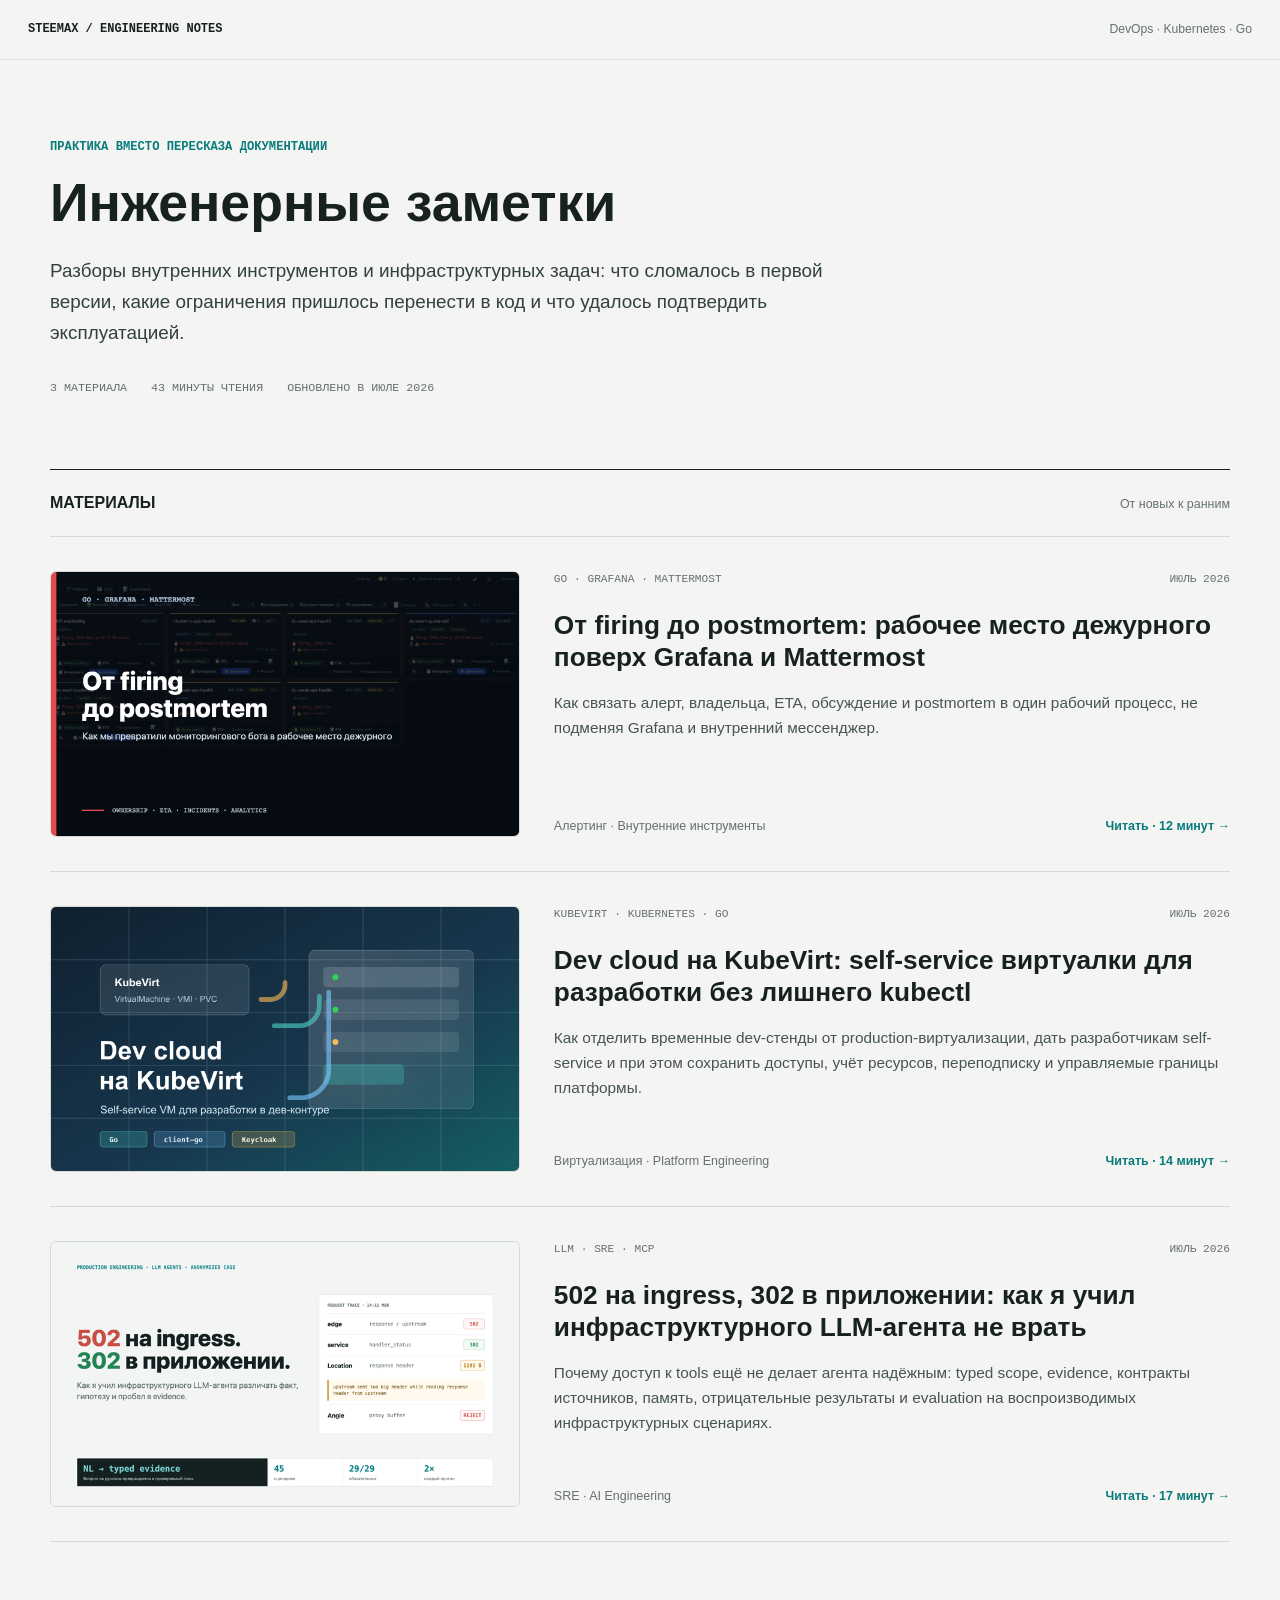
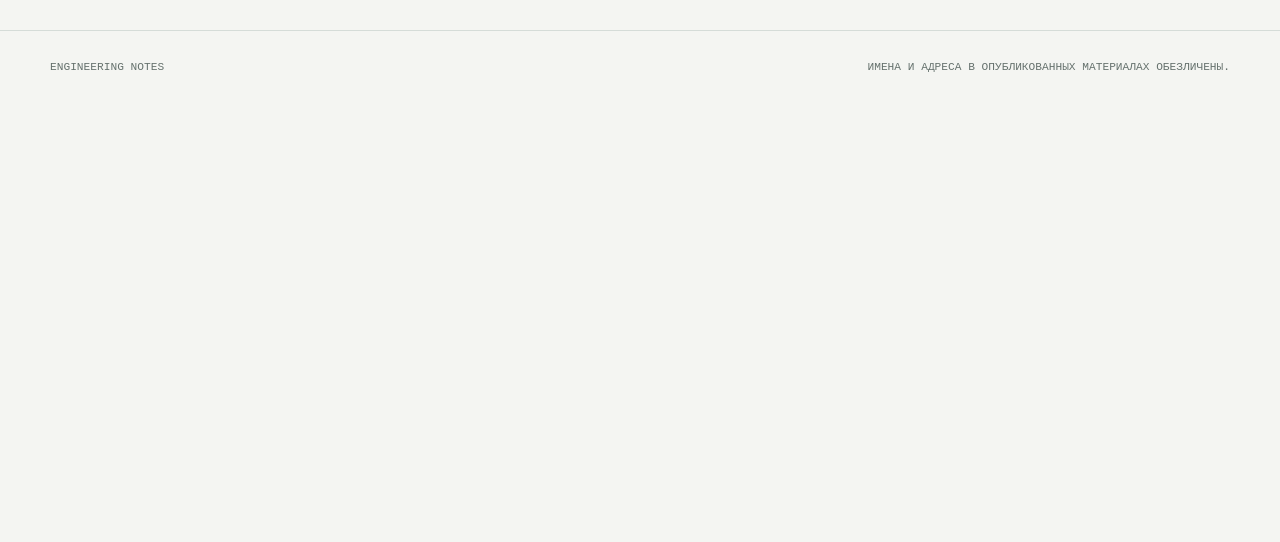
<file: index.html>
<!doctype html>
<html lang="ru">
<head>
  <meta charset="utf-8">
  <meta name="viewport" content="width=device-width, initial-scale=1">
  <title>Engineering Notes</title>
  <meta http-equiv="refresh" content="0; url=docs/">
  <link rel="canonical" href="https://steemax.github.io/pages/">
</head>
<body>
  <p><a href="docs/">Открыть Engineering Notes</a></p>
</body>
</html>
</file>
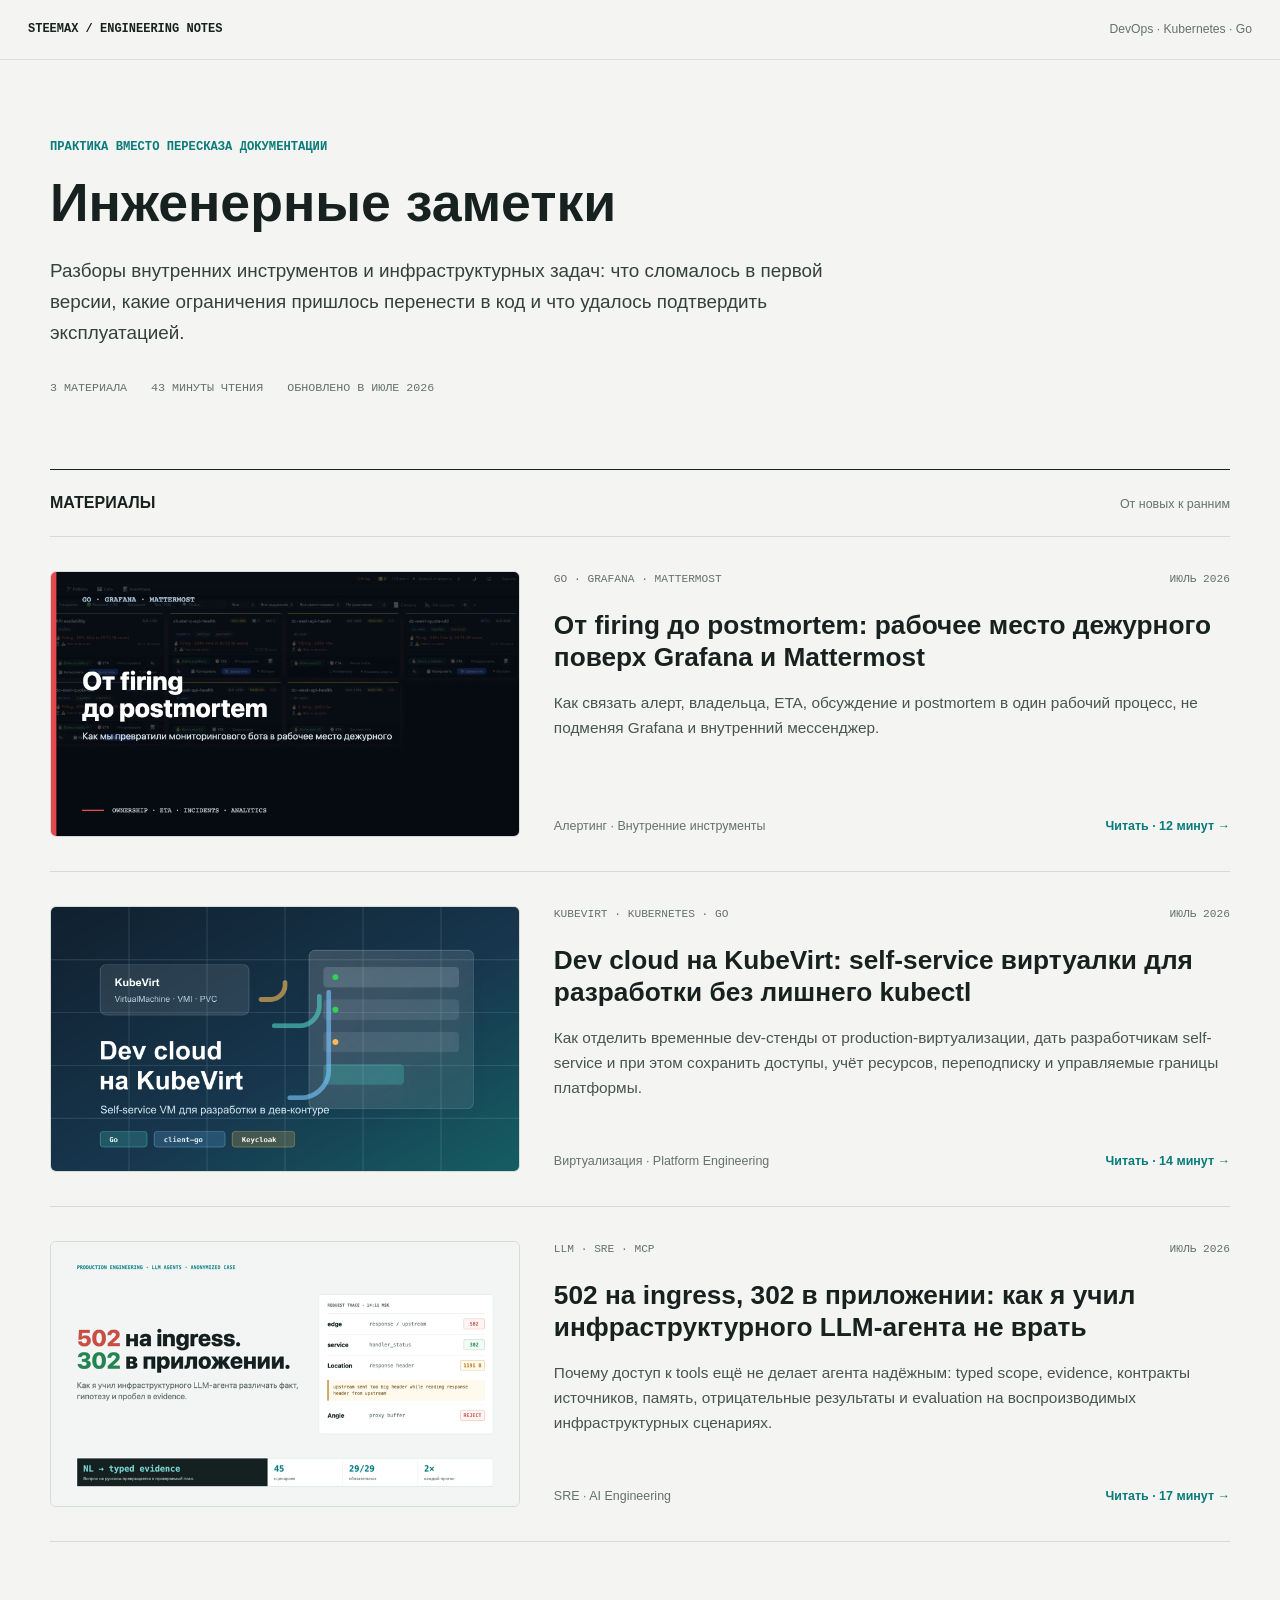
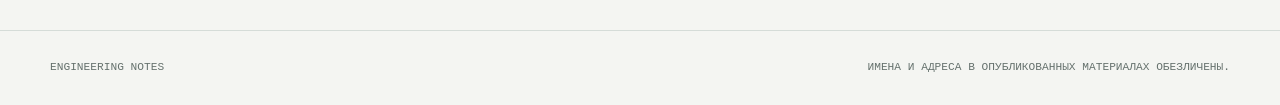
<file: docs/index.html>
<!doctype html>
<html lang="ru">
<head>
  <meta charset="utf-8">
  <meta name="viewport" content="width=device-width, initial-scale=1">
  <title>Engineering Notes — инфраструктура, Kubernetes и внутренние инструменты</title>
  <meta name="description" content="Практические инженерные разборы: operational dashboard для алертов, инфраструктурный LLM-агент и внутренний dev cloud на KubeVirt.">
  <meta name="robots" content="index,follow">
  <meta name="theme-color" content="#f4f5f2">
  <meta property="og:type" content="website">
  <meta property="og:locale" content="ru_RU">
  <meta property="og:title" content="Engineering Notes">
  <meta property="og:description" content="Практические разборы инфраструктуры, Kubernetes и внутренних инженерных инструментов.">
  <meta property="og:image" content="https://steemax.github.io/pages/articles/ops-dashboard/assets/article-cover-review.png">
  <meta name="twitter:card" content="summary_large_image">
  <link rel="canonical" href="https://steemax.github.io/pages/">
  <link rel="icon" href="data:image/svg+xml,<svg xmlns=%22http://www.w3.org/2000/svg%22 viewBox=%220 0 64 64%22><rect width=%2264%22 height=%2264%22 rx=%228%22 fill=%22%23172220%22/><text x=%2232%22 y=%2241%22 text-anchor=%22middle%22 font-family=%22monospace%22 font-size=%2222%22 fill=%22%23f4f5f2%22>EN</text></svg>">
  <link rel="stylesheet" href="styles.css">
</head>
<body>
  <header class="site-header">
    <a class="site-brand" href="./" aria-label="На главную">STEEMAX / ENGINEERING NOTES</a>
    <span class="site-scope">DevOps · Kubernetes · Go</span>
  </header>

  <main>
    <section class="intro" aria-labelledby="page-title">
      <p class="eyebrow">Практика вместо пересказа документации</p>
      <h1 id="page-title">Инженерные заметки</h1>
      <p class="lead">Разборы внутренних инструментов и инфраструктурных задач: что сломалось в первой версии, какие ограничения пришлось перенести в код и что удалось подтвердить эксплуатацией.</p>
      <div class="collection-meta" aria-label="О коллекции">
        <span>3 материала</span>
        <span>43 минуты чтения</span>
        <span>Обновлено в июле 2026</span>
      </div>
    </section>

    <section class="articles" aria-labelledby="articles-title">
      <div class="section-heading">
        <h2 id="articles-title">Материалы</h2>
        <p>От новых к ранним</p>
      </div>

      <div class="article-list">
        <a class="article-row" href="articles/ops-dashboard/">
          <figure class="article-cover">
            <img src="articles/ops-dashboard/assets/article-cover-review.png" alt="Обложка статьи про operational dashboard для дежурной смены" width="780" height="440">
          </figure>
          <div class="article-content">
            <div class="article-meta">
              <span>Go · Grafana · Mattermost</span>
              <time datetime="2026-07">Июль 2026</time>
            </div>
            <h3>От firing до postmortem: рабочее место дежурного поверх Grafana и Mattermost</h3>
            <p>Как связать алерт, владельца, ETA, обсуждение и postmortem в один рабочий процесс, не подменяя Grafana и внутренний мессенджер.</p>
            <div class="article-footer">
              <span class="article-kind">Алертинг · Внутренние инструменты</span>
              <span class="read-link">Читать · 12 минут <span aria-hidden="true">→</span></span>
            </div>
          </div>
        </a>

        <a class="article-row" href="articles/kubevirt-dev-cloud/">
          <figure class="article-cover">
            <img src="articles/kubevirt-dev-cloud/assets/article-cover-habr.png" alt="Обложка статьи про dev cloud на KubeVirt" width="780" height="440">
          </figure>
          <div class="article-content">
            <div class="article-meta">
              <span>KubeVirt · Kubernetes · Go</span>
              <time datetime="2026-07">Июль 2026</time>
            </div>
            <h3>Dev cloud на KubeVirt: self-service виртуалки для разработки без лишнего kubectl</h3>
            <p>Как отделить временные dev-стенды от production-виртуализации, дать разработчикам self-service и при этом сохранить доступы, учёт ресурсов, переподписку и управляемые границы платформы.</p>
            <div class="article-footer">
              <span class="article-kind">Виртуализация · Platform Engineering</span>
              <span class="read-link">Читать · 14 минут <span aria-hidden="true">→</span></span>
            </div>
          </div>
        </a>

        <a class="article-row" href="articles/infra-agent/">
          <figure class="article-cover">
            <img src="articles/infra-agent/assets/article-cover-habr.png" alt="Обложка статьи про инфраструктурного LLM-агента" width="780" height="440">
          </figure>
          <div class="article-content">
            <div class="article-meta">
              <span>LLM · SRE · MCP</span>
              <time datetime="2026-07">Июль 2026</time>
            </div>
            <h3>502 на ingress, 302 в приложении: как я учил инфраструктурного LLM-агента не врать</h3>
            <p>Почему доступ к tools ещё не делает агента надёжным: typed scope, evidence, контракты источников, память, отрицательные результаты и evaluation на воспроизводимых инфраструктурных сценариях.</p>
            <div class="article-footer">
              <span class="article-kind">SRE · AI Engineering</span>
              <span class="read-link">Читать · 17 минут <span aria-hidden="true">→</span></span>
            </div>
          </div>
        </a>
      </div>
    </section>
  </main>

  <footer class="site-footer">
    <span>ENGINEERING NOTES</span>
    <span>Имена и адреса в опубликованных материалах обезличены.</span>
  </footer>
</body>
</html>
</file>
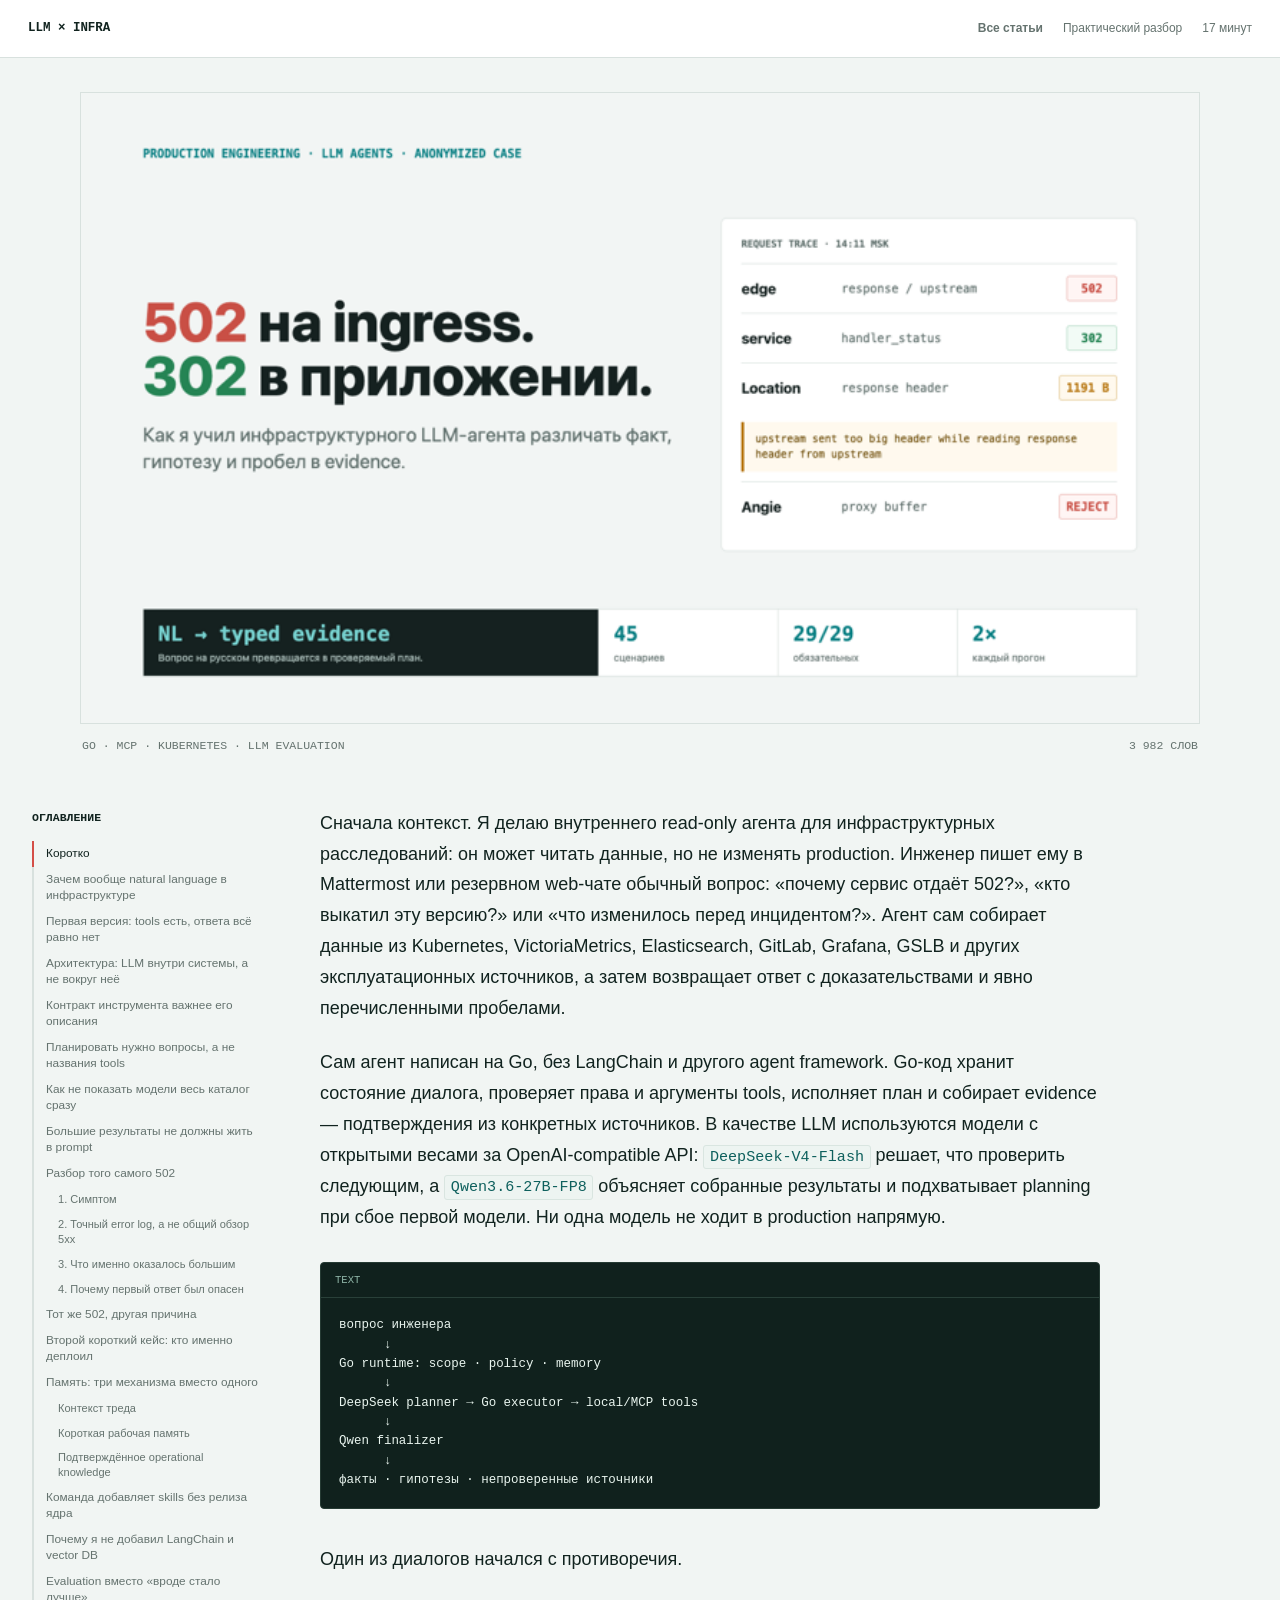
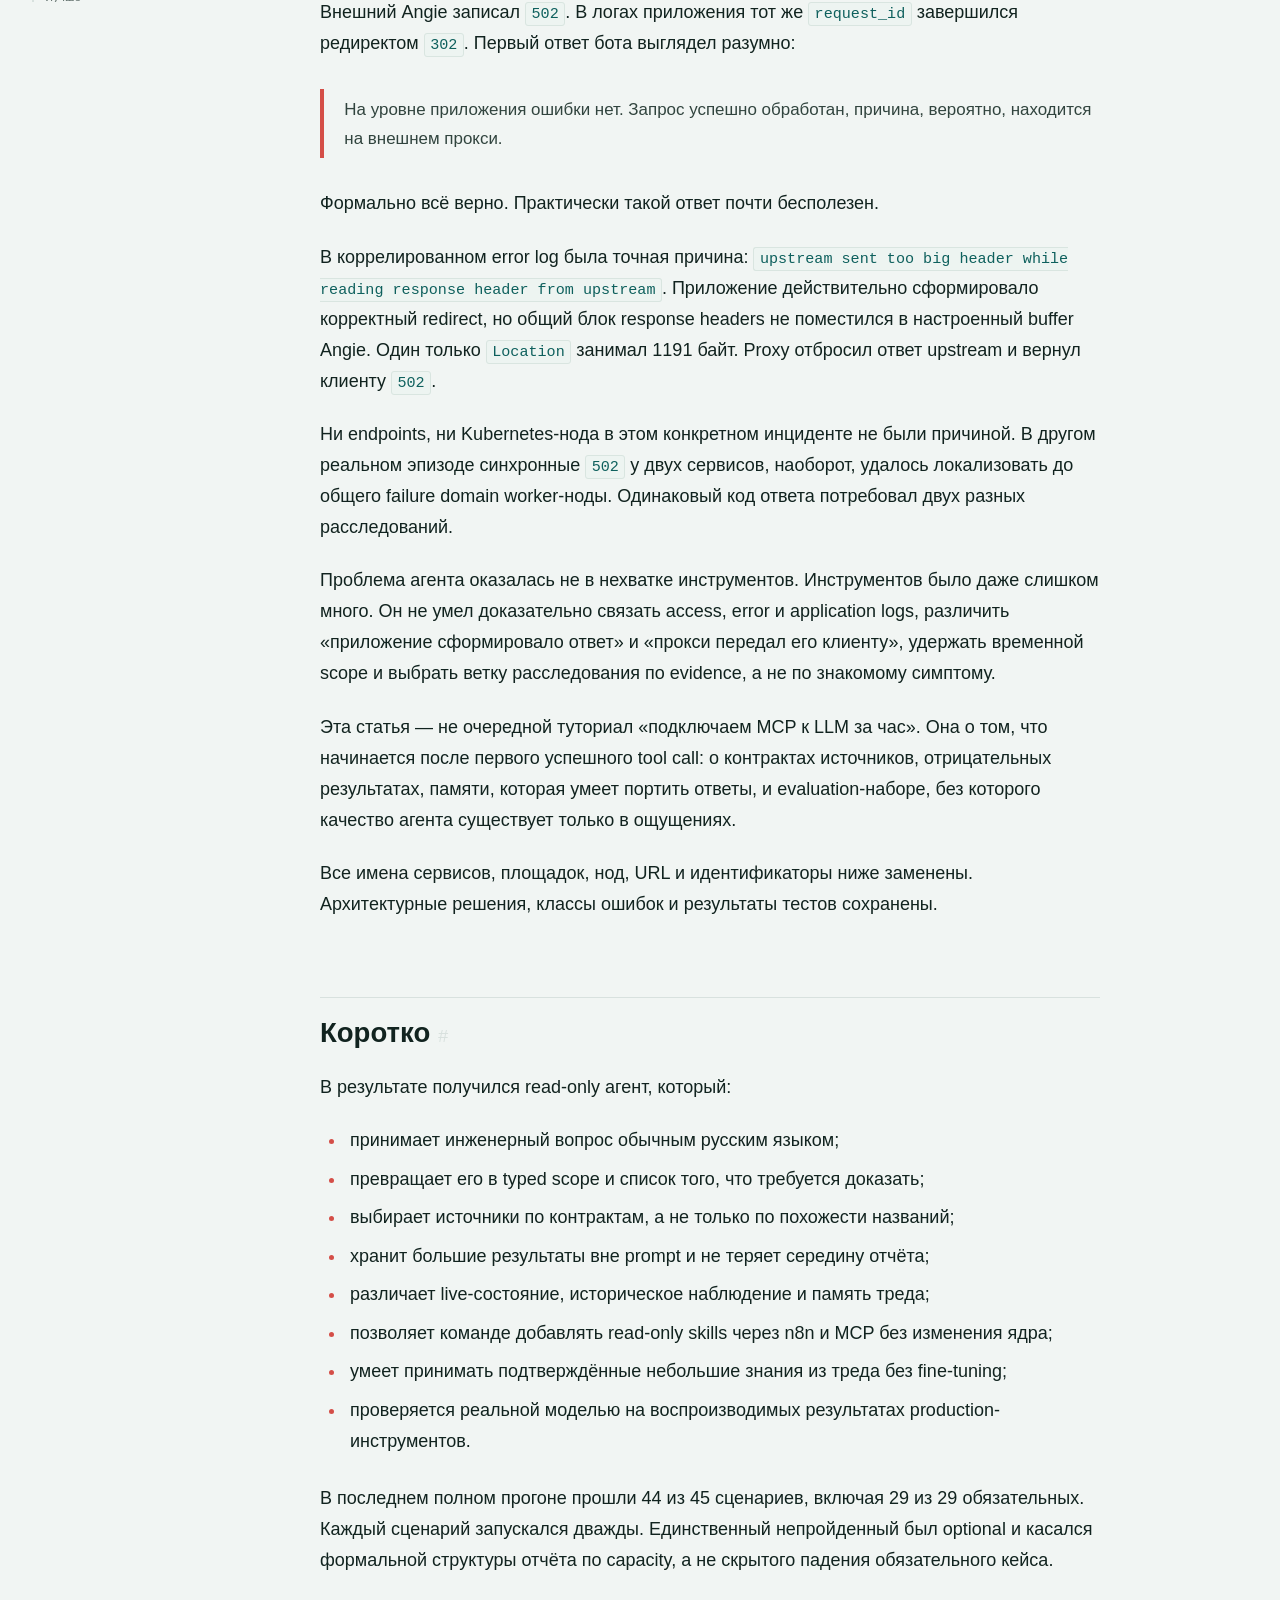
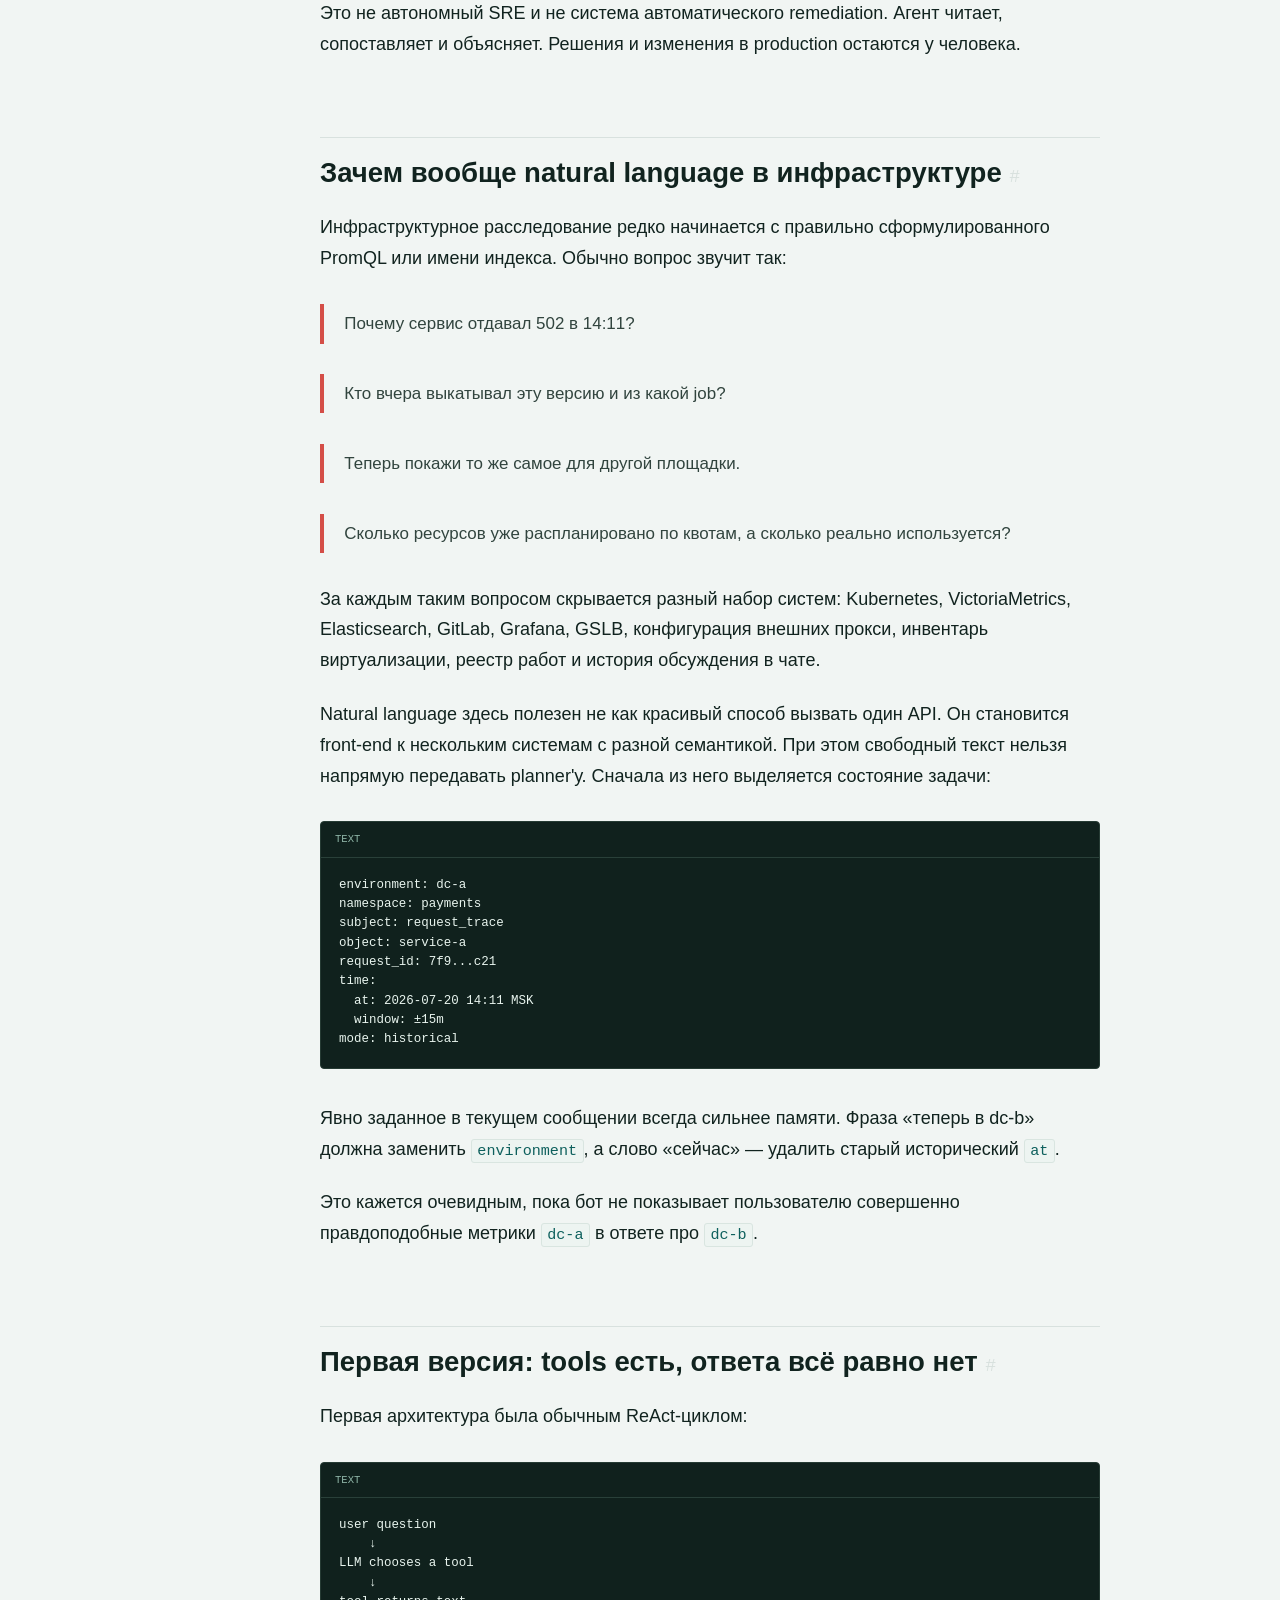
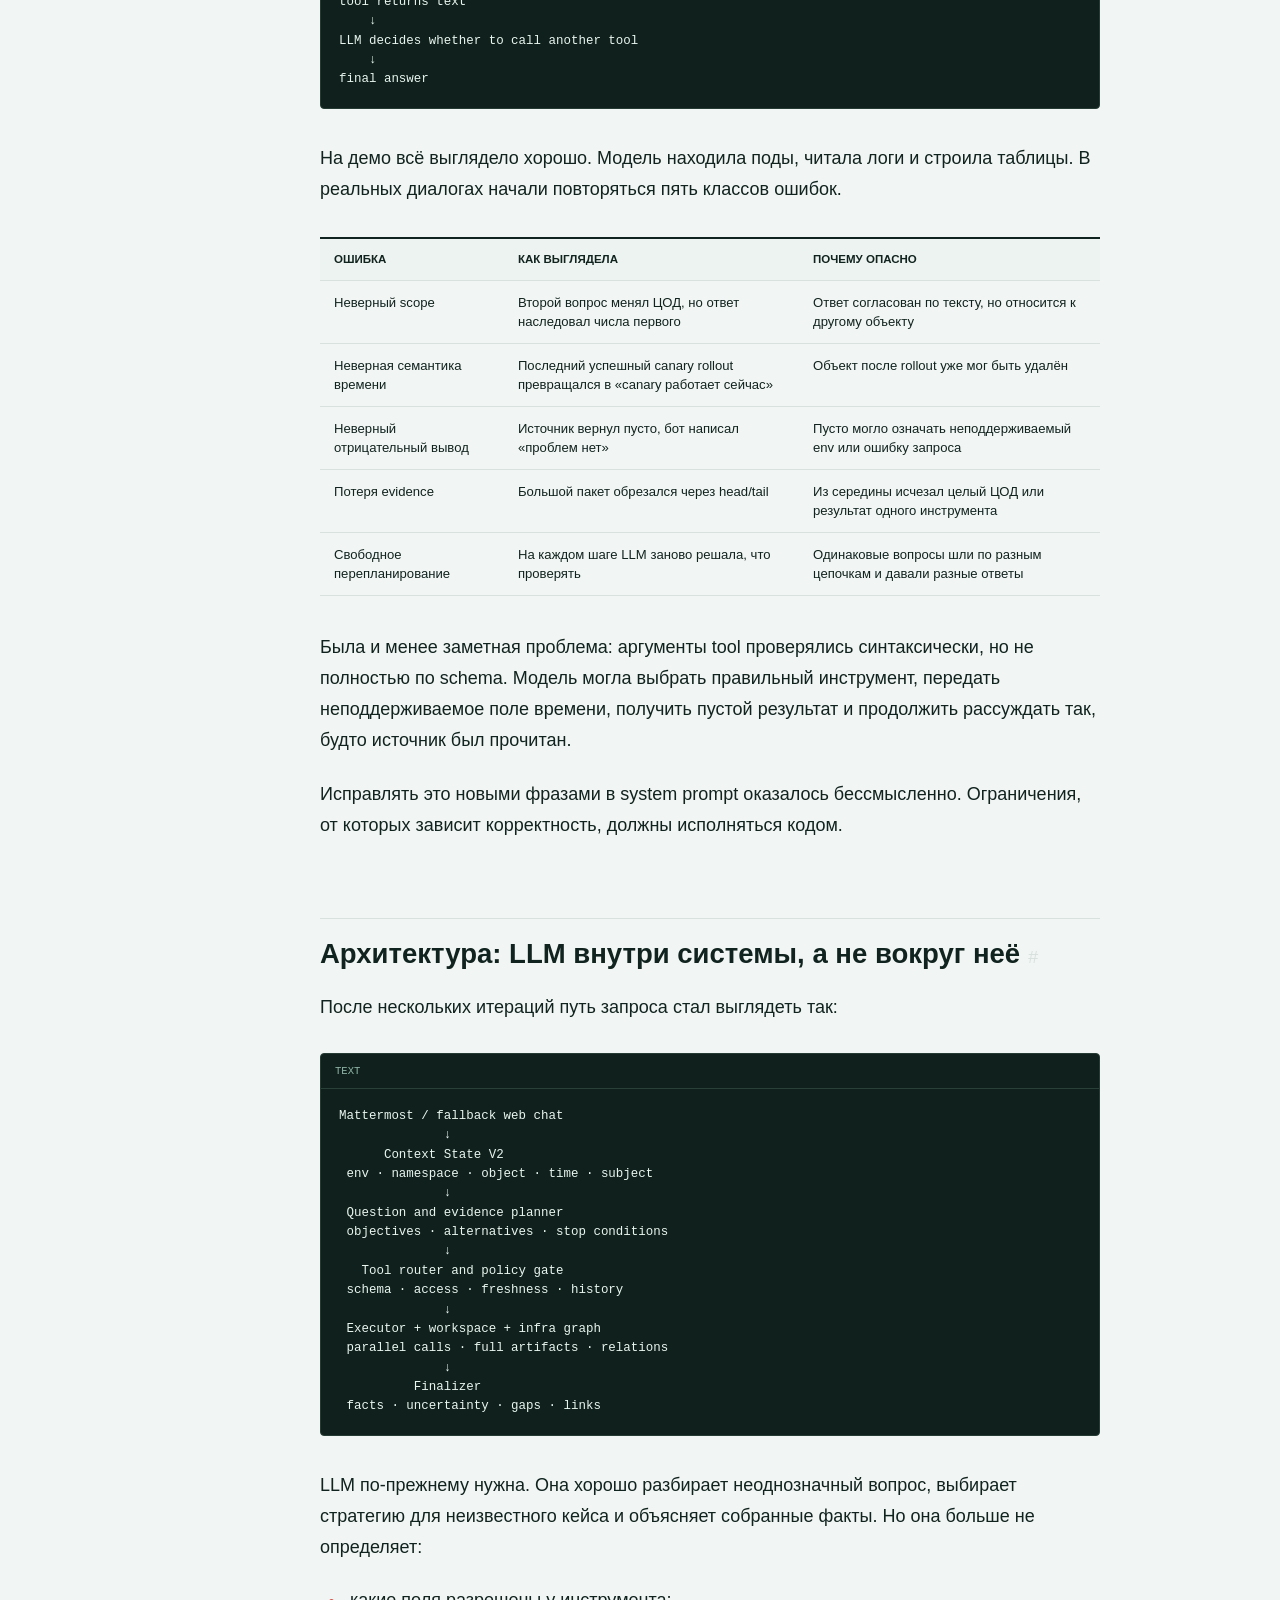
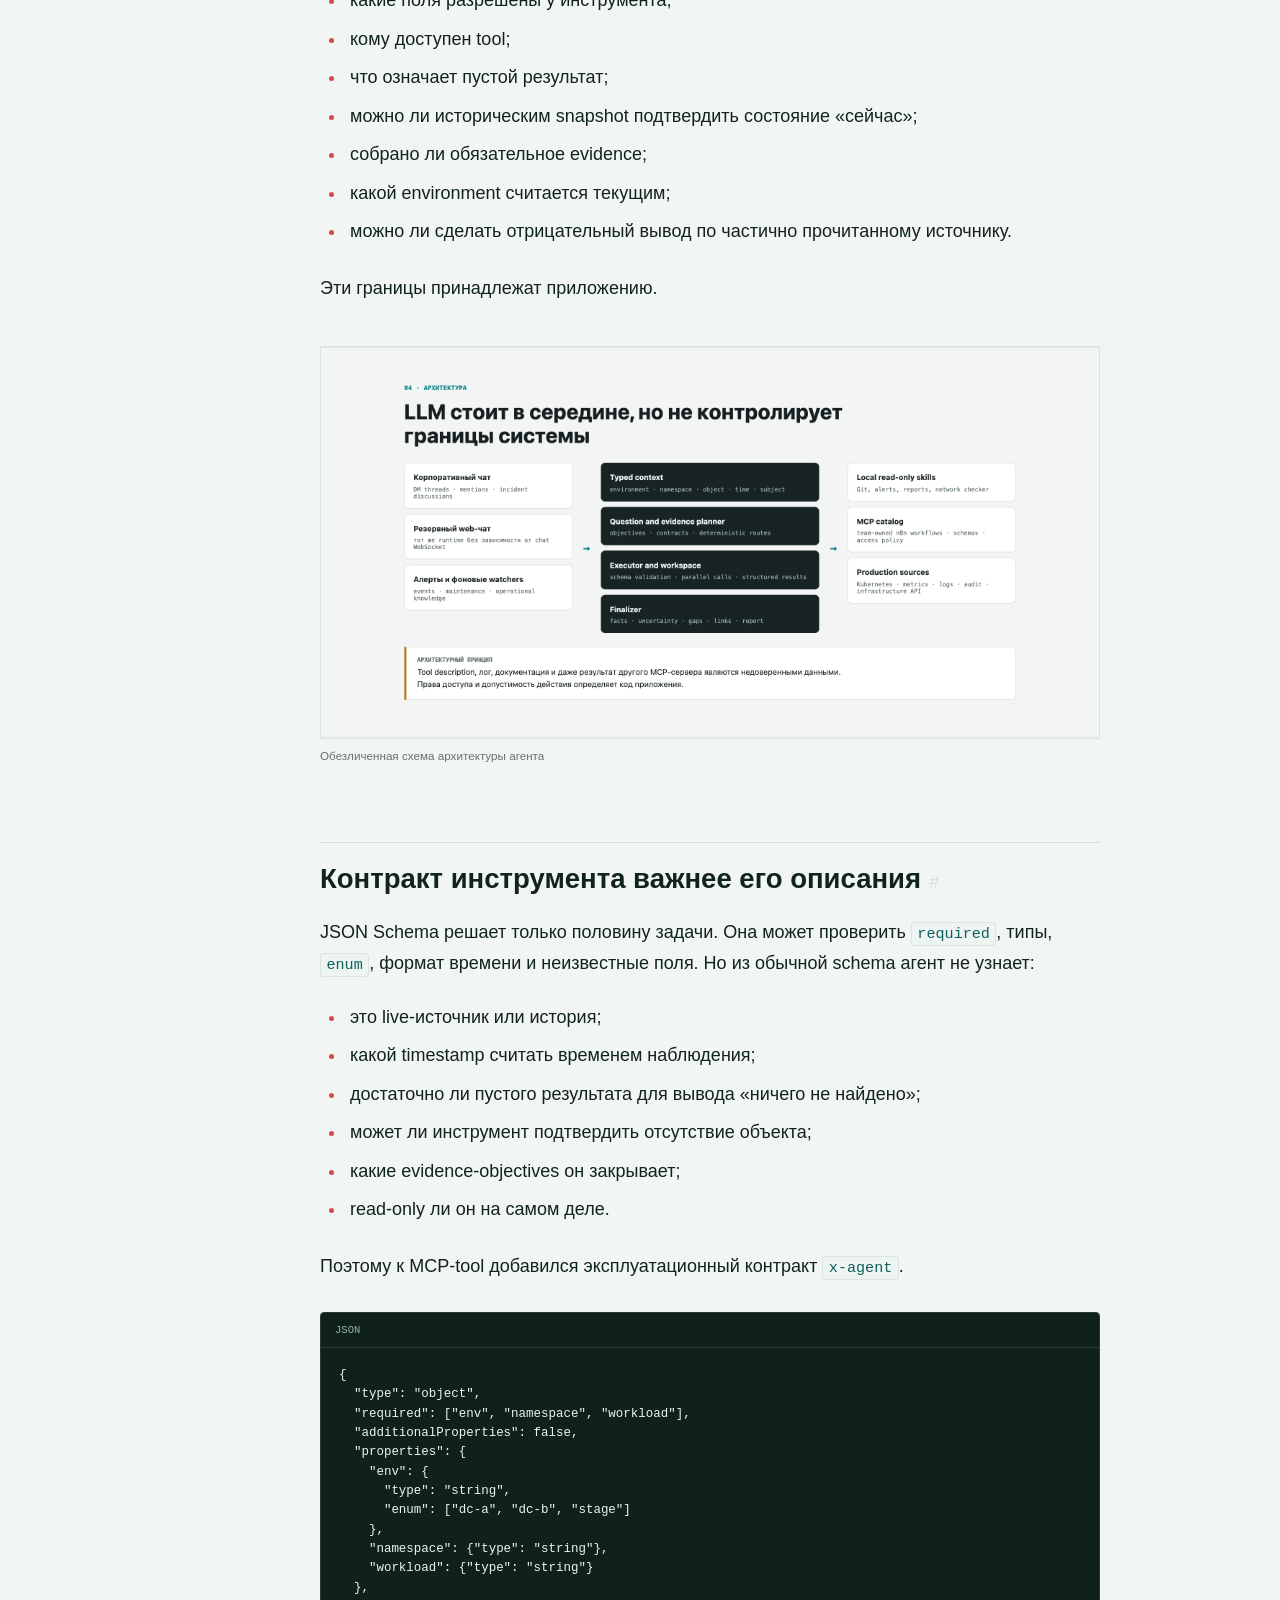
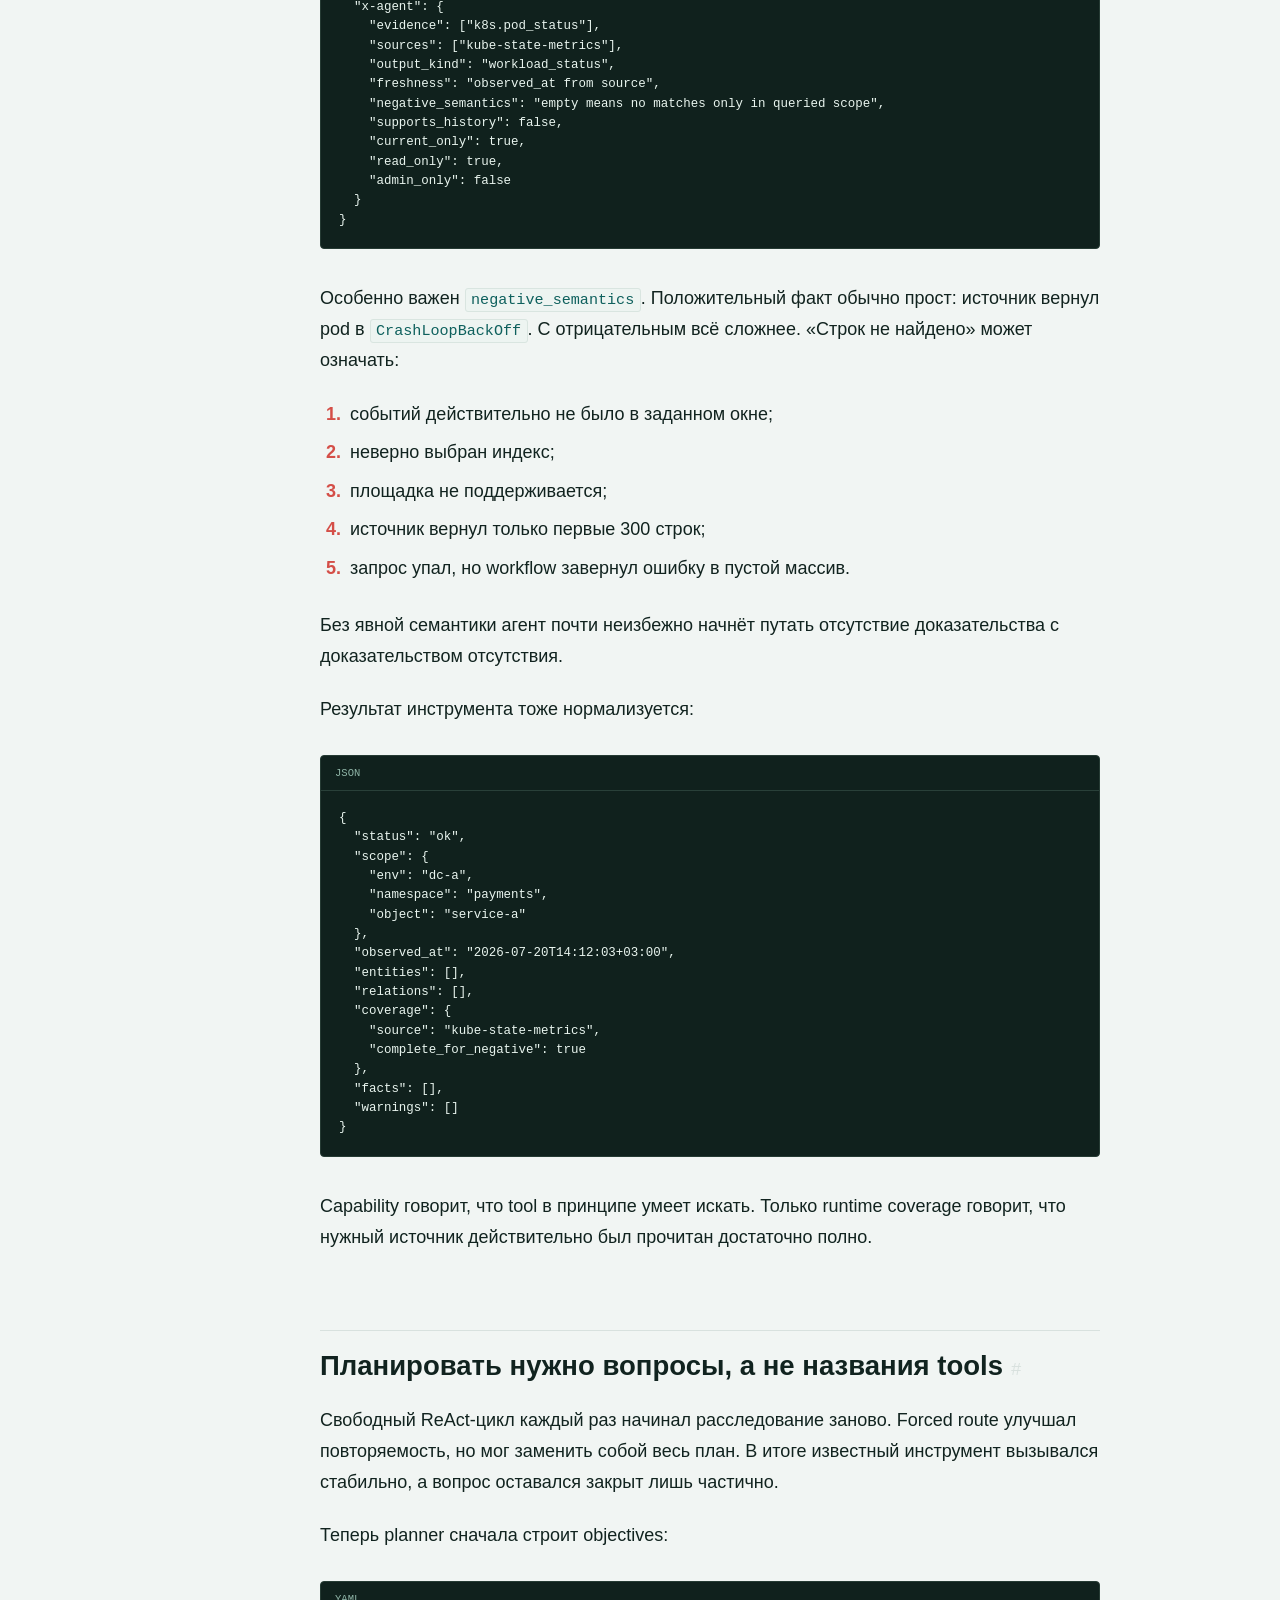
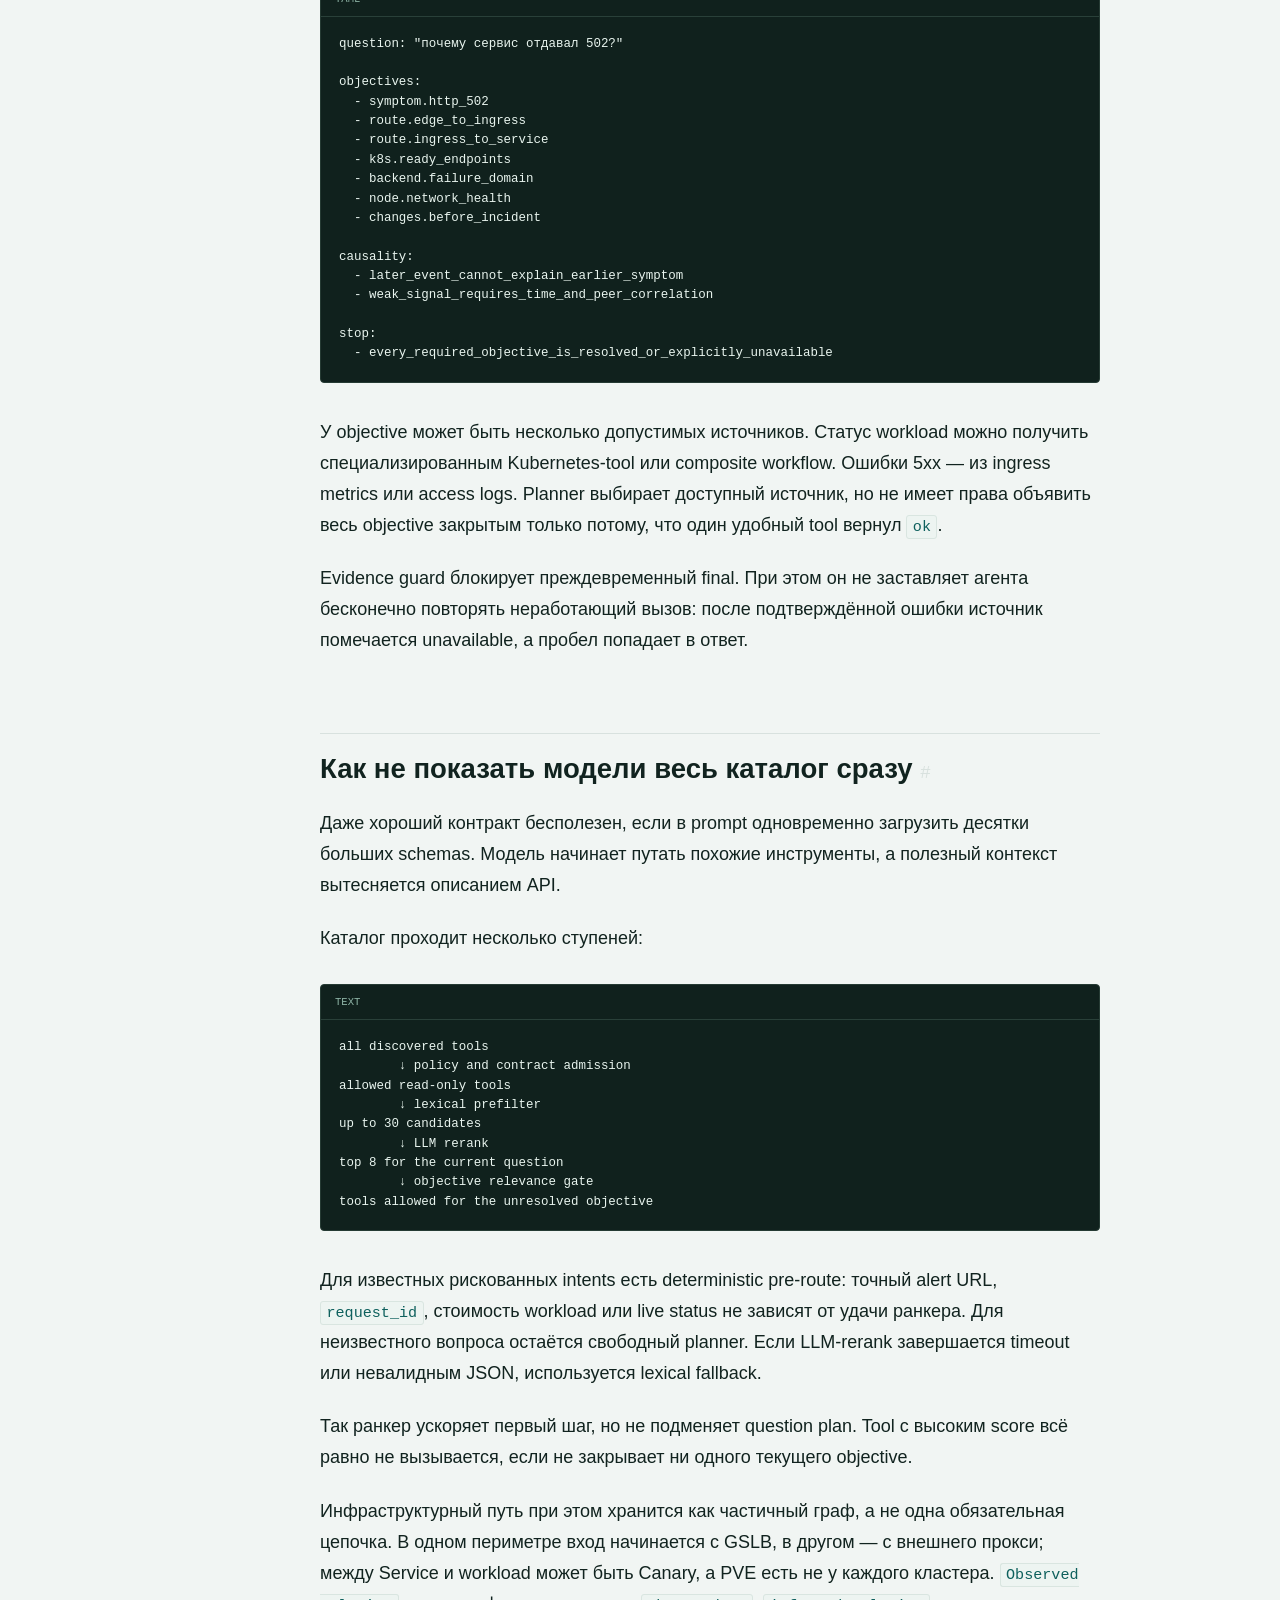
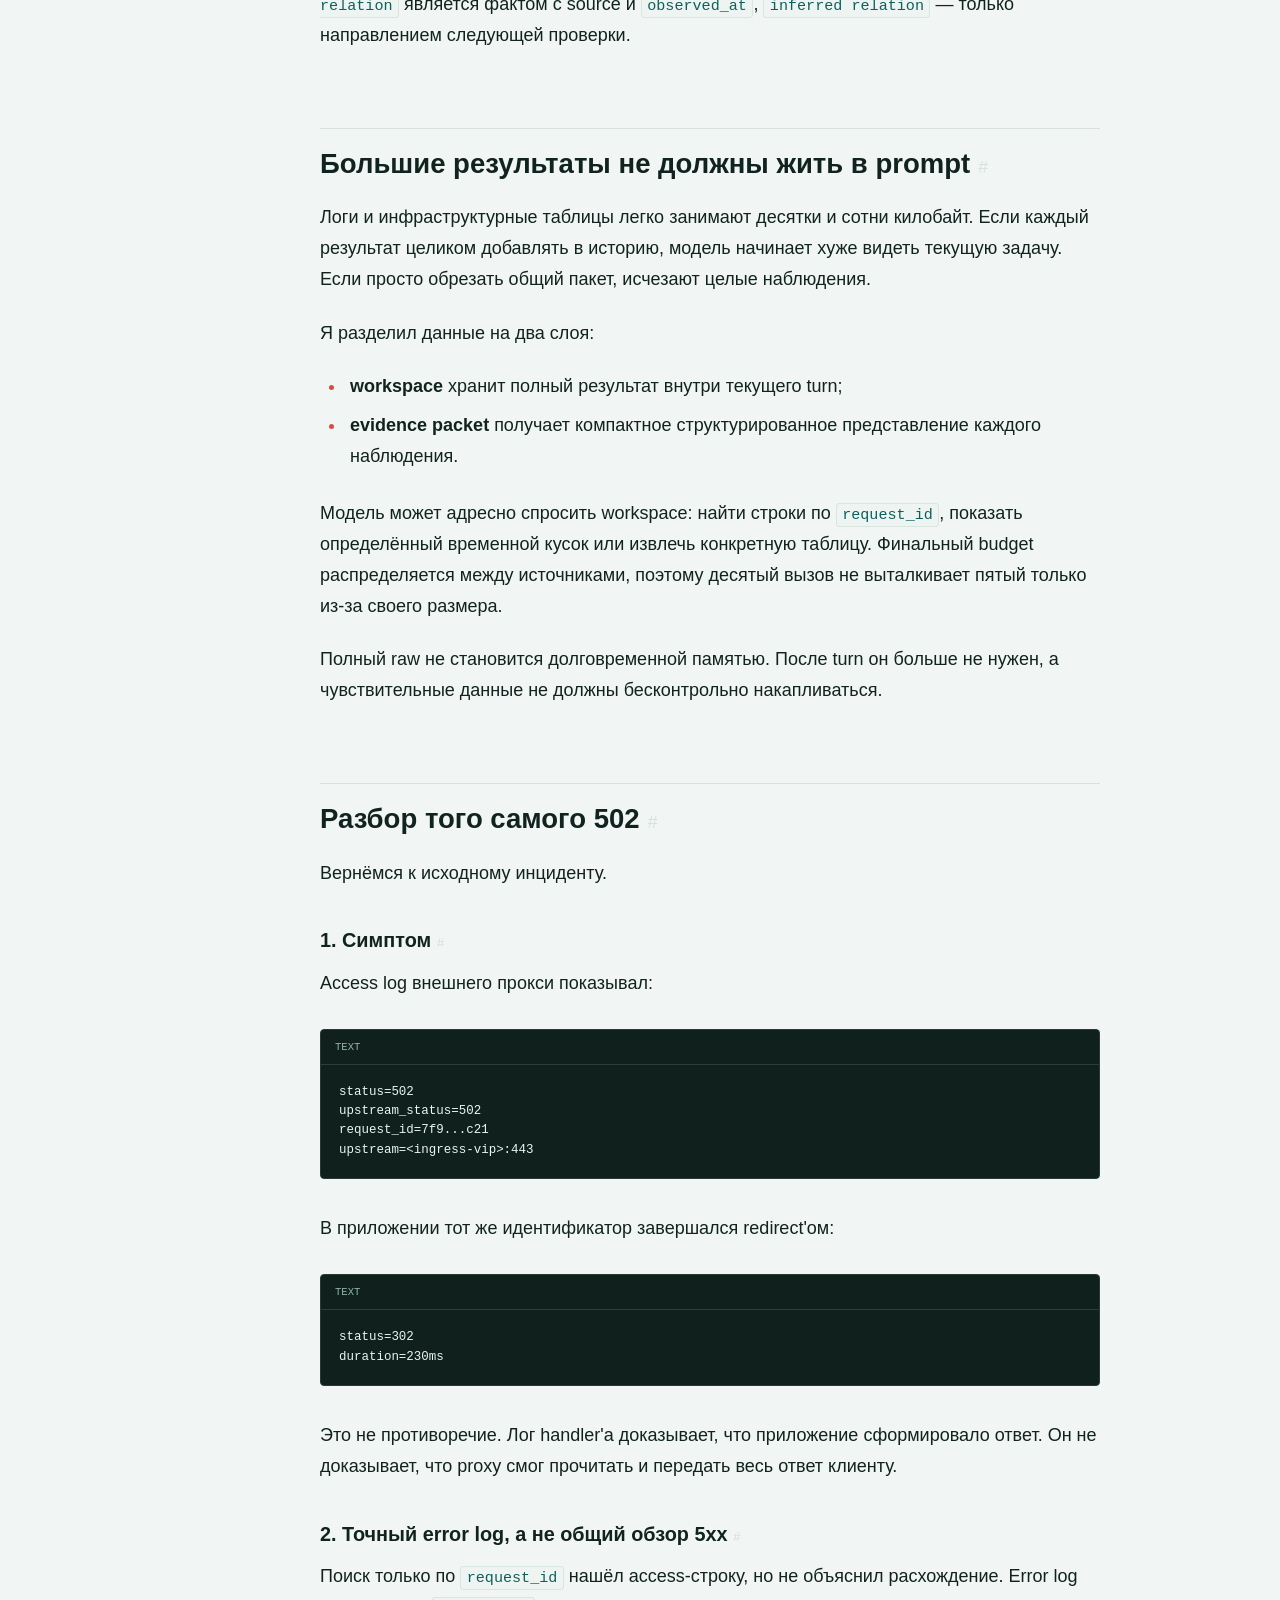
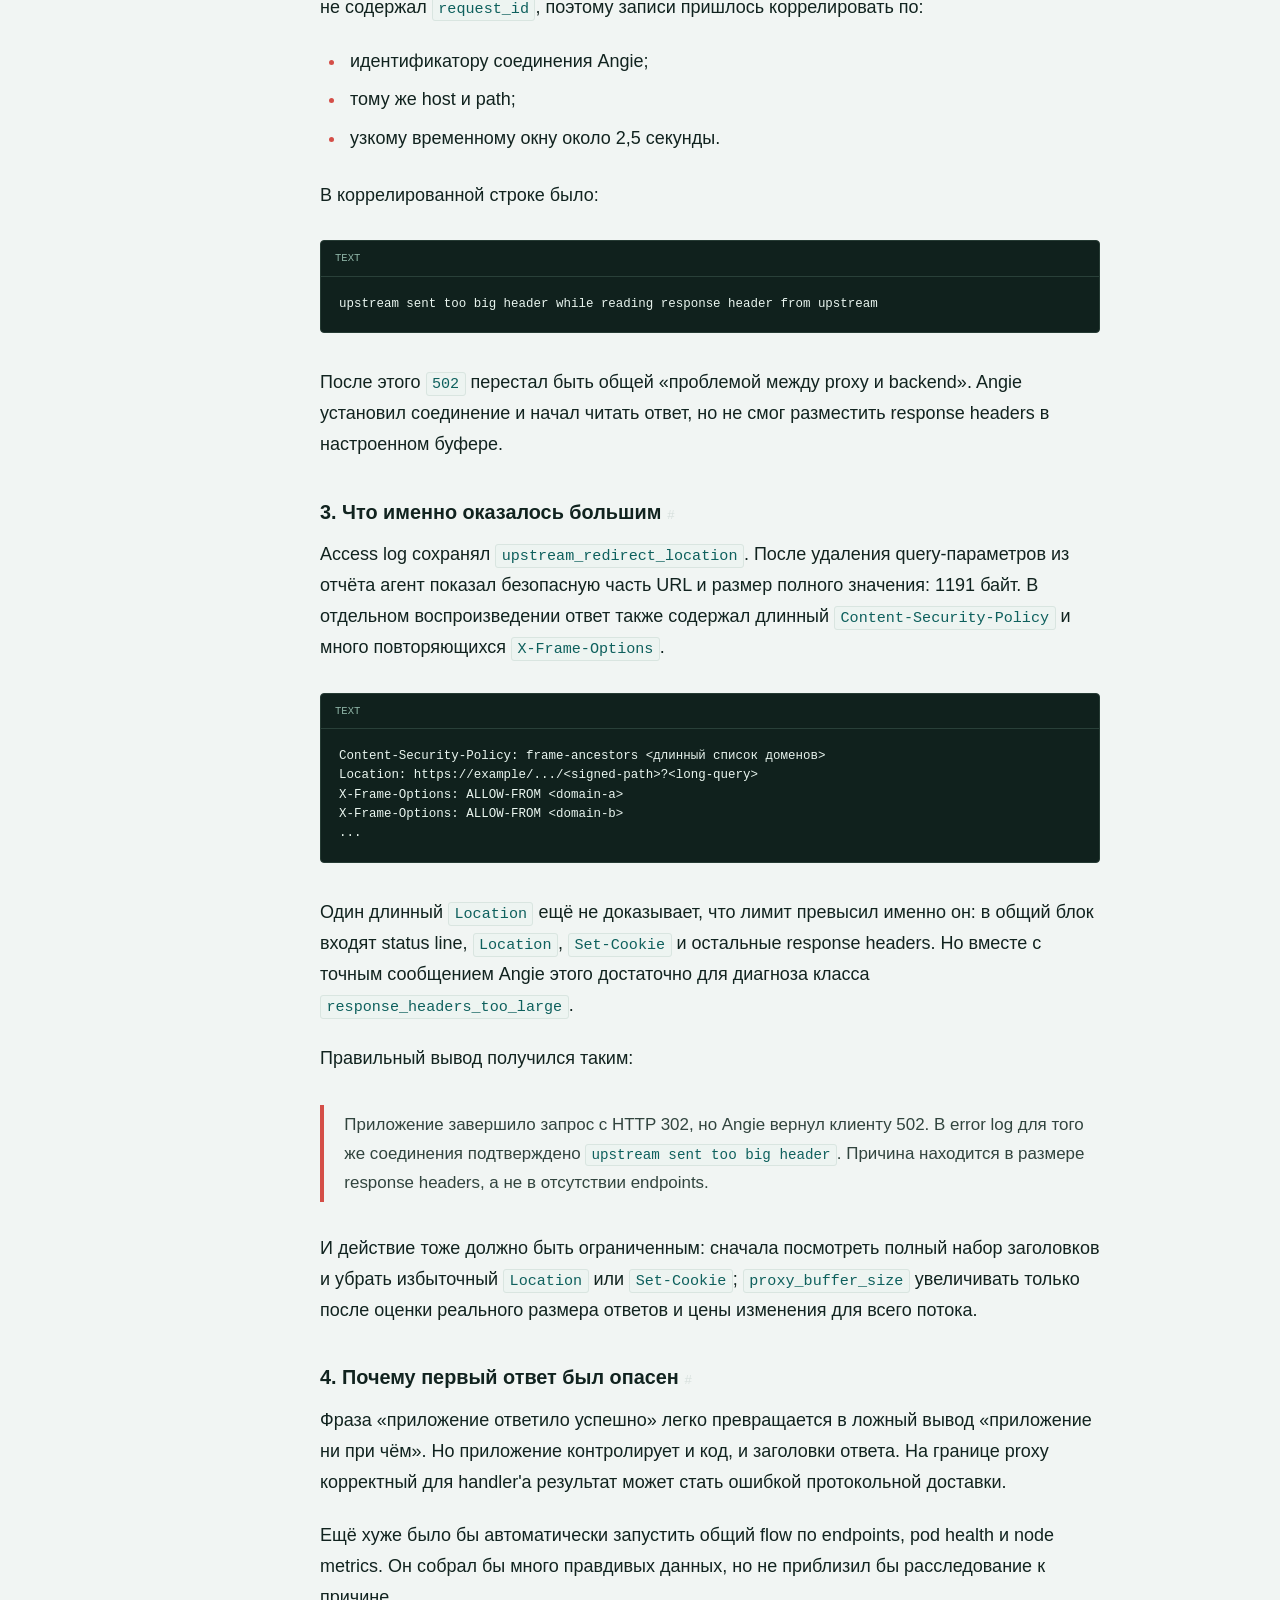
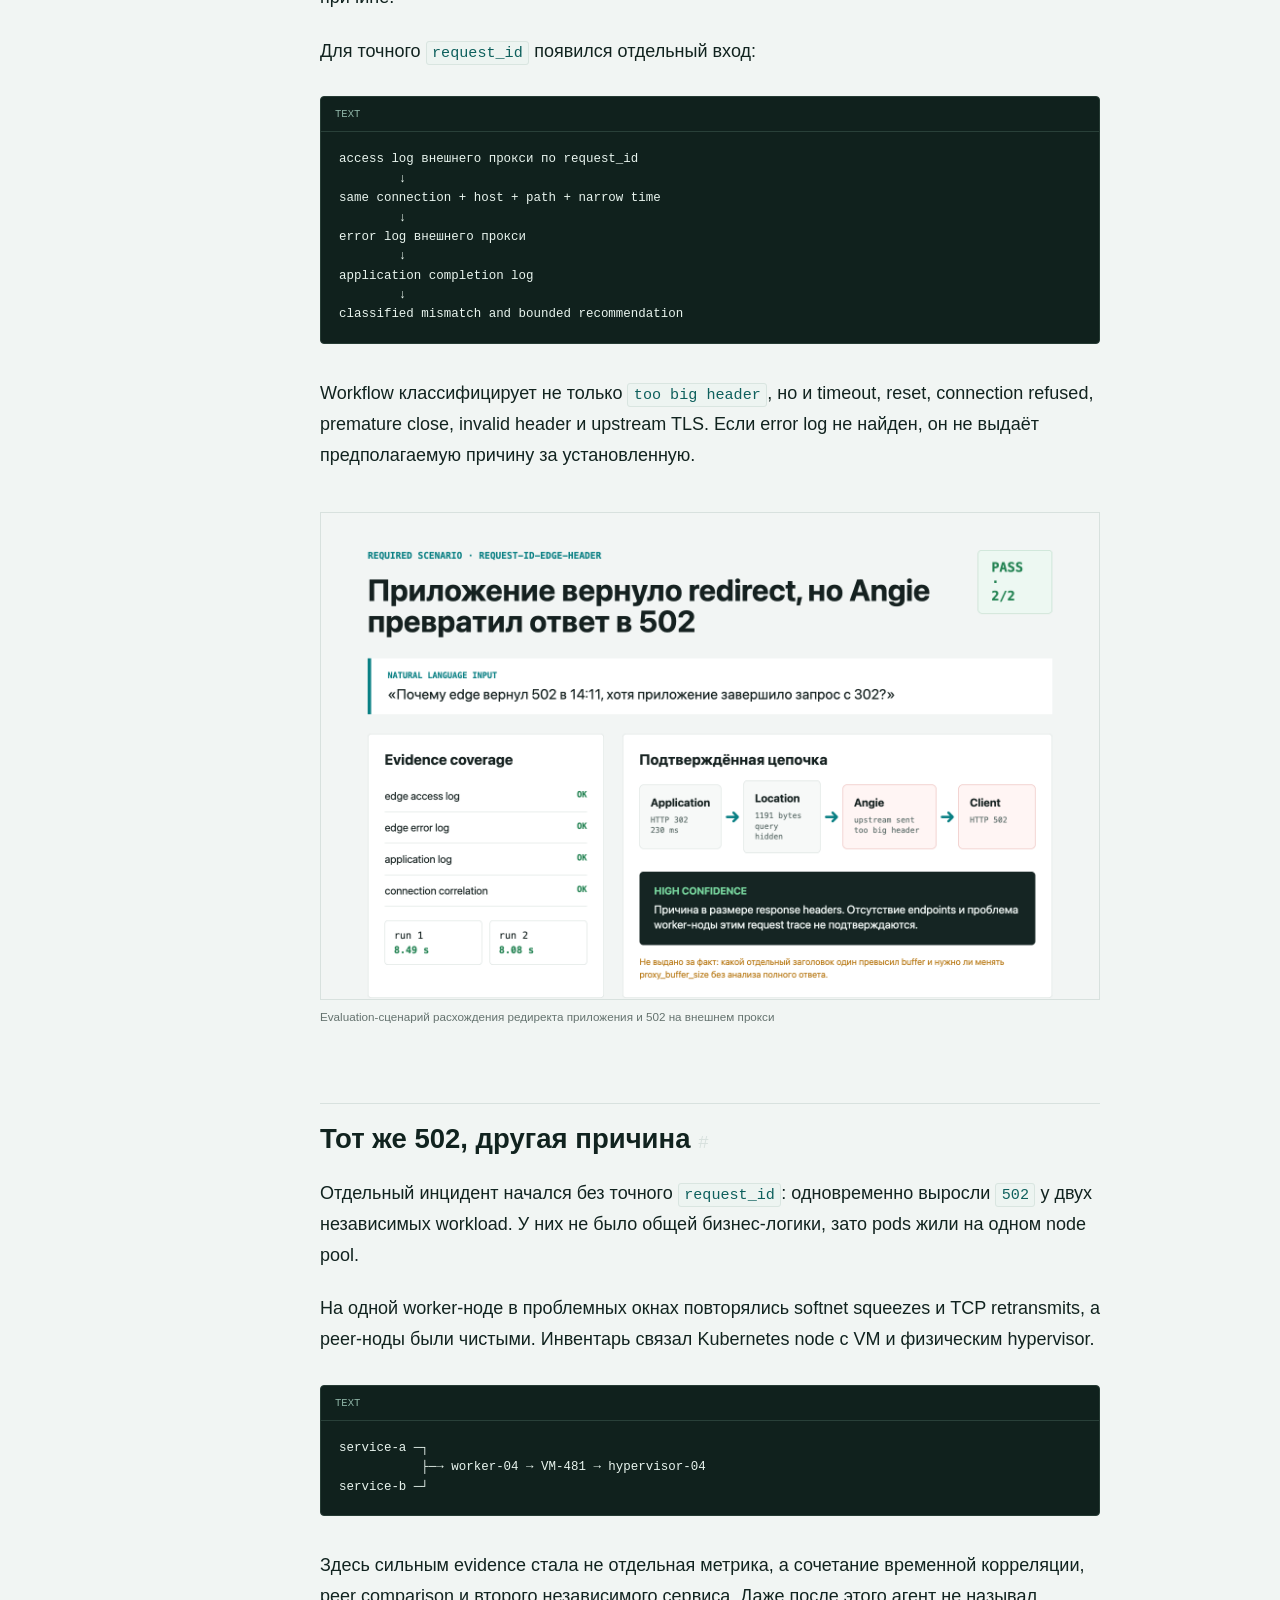
<file: docs/articles/infra-agent/index.html>
<!doctype html>
<html lang="ru">
<head>
  <meta charset="utf-8">
  <meta name="viewport" content="width=device-width, initial-scale=1">
  <title>502 на ingress, 302 в приложении: как я учил инфраструктурного LLM-агента не врать</title>
  <meta name="description" content="Практический разбор production read-only LLM-агента для инфраструктурной диагностики: typed context, MCP-контракты, evidence и real-model evaluation.">
  <meta name="robots" content="index,follow">
  <meta name="theme-color" content="#11231f">
  <meta property="og:type" content="article">
  <meta property="og:locale" content="ru_RU">
  <meta property="og:title" content="502 на ingress, 302 в приложении: как я учил инфраструктурного LLM-агента не врать">
  <meta property="og:description" content="Практический разбор production read-only LLM-агента для инфраструктурной диагностики: typed context, MCP-контракты, evidence и real-model evaluation.">
  <meta property="og:image" content="https://steemax.github.io/pages/articles/infra-agent/assets/article-cover-habr.png">
  <meta name="twitter:card" content="summary_large_image">
  <link rel="canonical" href="https://steemax.github.io/pages/articles/infra-agent/">
  <link rel="icon" href="data:image/svg+xml,<svg xmlns=%22http://www.w3.org/2000/svg%22 viewBox=%220 0 64 64%22><rect width=%2264%22 height=%2264%22 rx=%228%22 fill=%22%2311231f%22/><text x=%2232%22 y=%2242%22 text-anchor=%22middle%22 font-family=%22monospace%22 font-size=%2230%22 fill=%22%23f4f8f6%22>502</text></svg>">
  <link rel="stylesheet" href="styles.css">
  <script type="application/ld+json">
    {
  "@context": "https://schema.org",
  "@type": "TechArticle",
  "headline": "502 на ingress, 302 в приложении: как я учил инфраструктурного LLM-агента не врать",
  "description": "Практический разбор production read-only LLM-агента для инфраструктурной диагностики: typed context, MCP-контракты, evidence и real-model evaluation.",
  "inLanguage": "ru-RU",
  "image": "https://steemax.github.io/pages/articles/infra-agent/assets/article-cover-habr.png",
  "keywords": [
    "LLM agents",
    "SRE",
    "DevOps",
    "MCP",
    "Kubernetes",
    "evaluation"
  ],
  "url": "https://steemax.github.io/pages/articles/infra-agent/"
}
  </script>
</head>
<body>
  <div class="reading-progress" aria-hidden="true"><span></span></div>
  <header class="site-header">
    <a class="site-mark" href="#top" aria-label="В начало статьи">LLM × INFRA</a>
    <div class="site-meta">
      <a class="site-home-link" href="../../">Все статьи</a>
      <span>Практический разбор</span>
      <span>17 минут</span>
    </div>
  </header>

  <main id="top">
    <section class="hero" aria-labelledby="article-title">
      <h1 id="article-title" class="sr-only">502 на ingress, 302 в приложении: как я учил инфраструктурного LLM-агента не врать</h1>
      <img src="assets/article-cover-habr.png" alt="502 на ingress, 302 в приложении: как я учил инфраструктурного LLM-агента не врать" width="780" height="440">
      <div class="hero-caption">
        <span>Go · MCP · Kubernetes · LLM evaluation</span>
        <span>3 982 слов</span>
      </div>
    </section>

    <details class="mobile-toc">
      <summary>Оглавление</summary>
      <nav aria-label="Оглавление статьи"><ul class="toc-list"><li><a href="#korotko" data-section="korotko">Коротко</a></li><li><a href="#zachem-voobsche-natural-language-v-infrastrukture" data-section="zachem-voobsche-natural-language-v-infrastrukture">Зачем вообще natural language в инфраструктуре</a></li><li><a href="#pervaya-versiya-tools-est-otveta-vse-ravno-net" data-section="pervaya-versiya-tools-est-otveta-vse-ravno-net">Первая версия: tools есть, ответа всё равно нет</a></li><li><a href="#arhitektura-llm-vnutri-sistemy-a-ne-vokrug-nee" data-section="arhitektura-llm-vnutri-sistemy-a-ne-vokrug-nee">Архитектура: LLM внутри системы, а не вокруг неё</a></li><li><a href="#kontrakt-instrumenta-vazhnee-ego-opisaniya" data-section="kontrakt-instrumenta-vazhnee-ego-opisaniya">Контракт инструмента важнее его описания</a></li><li><a href="#planirovat-nuzhno-voprosy-a-ne-nazvaniya-tools" data-section="planirovat-nuzhno-voprosy-a-ne-nazvaniya-tools">Планировать нужно вопросы, а не названия tools</a></li><li><a href="#kak-ne-pokazat-modeli-ves-katalog-srazu" data-section="kak-ne-pokazat-modeli-ves-katalog-srazu">Как не показать модели весь каталог сразу</a></li><li><a href="#bolshie-rezultaty-ne-dolzhny-zhit-v-prompt" data-section="bolshie-rezultaty-ne-dolzhny-zhit-v-prompt">Большие результаты не должны жить в prompt</a></li><li><a href="#razbor-togo-samogo-502" data-section="razbor-togo-samogo-502">Разбор того самого 502</a><ul class="toc-sublist"><li><a href="#1-simptom" data-section="1-simptom">1. Симптом</a></li><li><a href="#2-tochnyy-error-log-a-ne-obschiy-obzor-5xx" data-section="2-tochnyy-error-log-a-ne-obschiy-obzor-5xx">2. Точный error log, а не общий обзор 5xx</a></li><li><a href="#3-chto-imenno-okazalos-bolshim" data-section="3-chto-imenno-okazalos-bolshim">3. Что именно оказалось большим</a></li><li><a href="#4-pochemu-pervyy-otvet-byl-opasen" data-section="4-pochemu-pervyy-otvet-byl-opasen">4. Почему первый ответ был опасен</a></li></ul></li><li><a href="#tot-zhe-502-drugaya-prichina" data-section="tot-zhe-502-drugaya-prichina">Тот же 502, другая причина</a></li><li><a href="#vtoroy-korotkiy-keys-kto-imenno-deploil" data-section="vtoroy-korotkiy-keys-kto-imenno-deploil">Второй короткий кейс: кто именно деплоил</a></li><li><a href="#pamyat-tri-mehanizma-vmesto-odnogo" data-section="pamyat-tri-mehanizma-vmesto-odnogo">Память: три механизма вместо одного</a><ul class="toc-sublist"><li><a href="#kontekst-treda" data-section="kontekst-treda">Контекст треда</a></li><li><a href="#korotkaya-rabochaya-pamyat" data-section="korotkaya-rabochaya-pamyat">Короткая рабочая память</a></li><li><a href="#podtverzhdennoe-operational-knowledge" data-section="podtverzhdennoe-operational-knowledge">Подтверждённое operational knowledge</a></li></ul></li><li><a href="#komanda-dobavlyaet-skills-bez-reliza-yadra" data-section="komanda-dobavlyaet-skills-bez-reliza-yadra">Команда добавляет skills без релиза ядра</a></li><li><a href="#pochemu-ya-ne-dobavil-langchain-i-vector-db" data-section="pochemu-ya-ne-dobavil-langchain-i-vector-db">Почему я не добавил LangChain и vector DB</a></li><li><a href="#evaluation-vmesto-vrode-stalo-luchshe" data-section="evaluation-vmesto-vrode-stalo-luchshe">Evaluation вместо «вроде стало лучше»</a></li><li><a href="#kak-zdes-vyglyadel-vaybkoding" data-section="kak-zdes-vyglyadel-vaybkoding">Как здесь выглядел вайбкодинг</a></li><li><a href="#read-only-tozhe-trebuet-modeli-ugroz" data-section="read-only-tozhe-trebuet-modeli-ugroz">Read-only тоже требует модели угроз</a><ul class="toc-sublist"><li><a href="#prompt-injection" data-section="prompt-injection">Prompt injection</a></li><li><a href="#access-policy" data-section="access-policy">Access policy</a></li><li><a href="#ssrf-i-network-checker" data-section="ssrf-i-network-checker">SSRF и network checker</a></li><li><a href="#redaction" data-section="redaction">Redaction</a></li><li><a href="#degradaciya" data-section="degradaciya">Деградация</a></li></ul></li><li><a href="#chto-v-itoge-poluchilos-a-chto-esche-net" data-section="chto-v-itoge-poluchilos-a-chto-esche-net">Что в итоге получилось, а что ещё нет</a></li><li><a href="#chto-mozhno-povtorit-bez-kopirovaniya-vsey-sistemy" data-section="chto-mozhno-povtorit-bez-kopirovaniya-vsey-sistemy">Что можно повторить без копирования всей системы</a></li><li><a href="#vyvody-kotorye-ya-zabral-iz-etoy-raboty" data-section="vyvody-kotorye-ya-zabral-iz-etoy-raboty">Выводы, которые я забрал из этой работы</a></li><li><a href="#materialy" data-section="materialy">Материалы</a></li></ul></nav>
    </details>

    <div class="article-layout">
      <aside class="desktop-toc">
        <nav aria-label="Оглавление статьи">
          <p class="toc-title">Оглавление</p>
          <ul class="toc-list"><li><a href="#korotko" data-section="korotko">Коротко</a></li><li><a href="#zachem-voobsche-natural-language-v-infrastrukture" data-section="zachem-voobsche-natural-language-v-infrastrukture">Зачем вообще natural language в инфраструктуре</a></li><li><a href="#pervaya-versiya-tools-est-otveta-vse-ravno-net" data-section="pervaya-versiya-tools-est-otveta-vse-ravno-net">Первая версия: tools есть, ответа всё равно нет</a></li><li><a href="#arhitektura-llm-vnutri-sistemy-a-ne-vokrug-nee" data-section="arhitektura-llm-vnutri-sistemy-a-ne-vokrug-nee">Архитектура: LLM внутри системы, а не вокруг неё</a></li><li><a href="#kontrakt-instrumenta-vazhnee-ego-opisaniya" data-section="kontrakt-instrumenta-vazhnee-ego-opisaniya">Контракт инструмента важнее его описания</a></li><li><a href="#planirovat-nuzhno-voprosy-a-ne-nazvaniya-tools" data-section="planirovat-nuzhno-voprosy-a-ne-nazvaniya-tools">Планировать нужно вопросы, а не названия tools</a></li><li><a href="#kak-ne-pokazat-modeli-ves-katalog-srazu" data-section="kak-ne-pokazat-modeli-ves-katalog-srazu">Как не показать модели весь каталог сразу</a></li><li><a href="#bolshie-rezultaty-ne-dolzhny-zhit-v-prompt" data-section="bolshie-rezultaty-ne-dolzhny-zhit-v-prompt">Большие результаты не должны жить в prompt</a></li><li><a href="#razbor-togo-samogo-502" data-section="razbor-togo-samogo-502">Разбор того самого 502</a><ul class="toc-sublist"><li><a href="#1-simptom" data-section="1-simptom">1. Симптом</a></li><li><a href="#2-tochnyy-error-log-a-ne-obschiy-obzor-5xx" data-section="2-tochnyy-error-log-a-ne-obschiy-obzor-5xx">2. Точный error log, а не общий обзор 5xx</a></li><li><a href="#3-chto-imenno-okazalos-bolshim" data-section="3-chto-imenno-okazalos-bolshim">3. Что именно оказалось большим</a></li><li><a href="#4-pochemu-pervyy-otvet-byl-opasen" data-section="4-pochemu-pervyy-otvet-byl-opasen">4. Почему первый ответ был опасен</a></li></ul></li><li><a href="#tot-zhe-502-drugaya-prichina" data-section="tot-zhe-502-drugaya-prichina">Тот же 502, другая причина</a></li><li><a href="#vtoroy-korotkiy-keys-kto-imenno-deploil" data-section="vtoroy-korotkiy-keys-kto-imenno-deploil">Второй короткий кейс: кто именно деплоил</a></li><li><a href="#pamyat-tri-mehanizma-vmesto-odnogo" data-section="pamyat-tri-mehanizma-vmesto-odnogo">Память: три механизма вместо одного</a><ul class="toc-sublist"><li><a href="#kontekst-treda" data-section="kontekst-treda">Контекст треда</a></li><li><a href="#korotkaya-rabochaya-pamyat" data-section="korotkaya-rabochaya-pamyat">Короткая рабочая память</a></li><li><a href="#podtverzhdennoe-operational-knowledge" data-section="podtverzhdennoe-operational-knowledge">Подтверждённое operational knowledge</a></li></ul></li><li><a href="#komanda-dobavlyaet-skills-bez-reliza-yadra" data-section="komanda-dobavlyaet-skills-bez-reliza-yadra">Команда добавляет skills без релиза ядра</a></li><li><a href="#pochemu-ya-ne-dobavil-langchain-i-vector-db" data-section="pochemu-ya-ne-dobavil-langchain-i-vector-db">Почему я не добавил LangChain и vector DB</a></li><li><a href="#evaluation-vmesto-vrode-stalo-luchshe" data-section="evaluation-vmesto-vrode-stalo-luchshe">Evaluation вместо «вроде стало лучше»</a></li><li><a href="#kak-zdes-vyglyadel-vaybkoding" data-section="kak-zdes-vyglyadel-vaybkoding">Как здесь выглядел вайбкодинг</a></li><li><a href="#read-only-tozhe-trebuet-modeli-ugroz" data-section="read-only-tozhe-trebuet-modeli-ugroz">Read-only тоже требует модели угроз</a><ul class="toc-sublist"><li><a href="#prompt-injection" data-section="prompt-injection">Prompt injection</a></li><li><a href="#access-policy" data-section="access-policy">Access policy</a></li><li><a href="#ssrf-i-network-checker" data-section="ssrf-i-network-checker">SSRF и network checker</a></li><li><a href="#redaction" data-section="redaction">Redaction</a></li><li><a href="#degradaciya" data-section="degradaciya">Деградация</a></li></ul></li><li><a href="#chto-v-itoge-poluchilos-a-chto-esche-net" data-section="chto-v-itoge-poluchilos-a-chto-esche-net">Что в итоге получилось, а что ещё нет</a></li><li><a href="#chto-mozhno-povtorit-bez-kopirovaniya-vsey-sistemy" data-section="chto-mozhno-povtorit-bez-kopirovaniya-vsey-sistemy">Что можно повторить без копирования всей системы</a></li><li><a href="#vyvody-kotorye-ya-zabral-iz-etoy-raboty" data-section="vyvody-kotorye-ya-zabral-iz-etoy-raboty">Выводы, которые я забрал из этой работы</a></li><li><a href="#materialy" data-section="materialy">Материалы</a></li></ul>
        </nav>
      </aside>

      <article class="article-body">
        <p>Сначала контекст. Я делаю внутреннего read-only агента для инфраструктурных расследований: он может читать данные, но не изменять production. Инженер пишет ему в Mattermost или резервном web-чате обычный вопрос: «почему сервис отдаёт 502?», «кто выкатил эту версию?» или «что изменилось перед инцидентом?». Агент сам собирает данные из Kubernetes, VictoriaMetrics, Elasticsearch, GitLab, Grafana, GSLB и других эксплуатационных источников, а затем возвращает ответ с доказательствами и явно перечисленными пробелами.</p>
<p>Сам агент написан на Go, без LangChain и другого agent framework. Go-код хранит состояние диалога, проверяет права и аргументы tools, исполняет план и собирает evidence — подтверждения из конкретных источников. В качестве LLM используются модели с открытыми весами за OpenAI-compatible API: <code>DeepSeek-V4-Flash</code> решает, что проверить следующим, а <code>Qwen3.6-27B-FP8</code> объясняет собранные результаты и подхватывает planning при сбое первой модели. Ни одна модель не ходит в production напрямую.</p>
<div class="code-block"><div class="code-label">text</div><pre><code class="language-text">вопрос инженера
      ↓
Go runtime: scope · policy · memory
      ↓
DeepSeek planner → Go executor → local/MCP tools
      ↓
Qwen finalizer
      ↓
факты · гипотезы · непроверенные источники</code></pre></div>
<p>Один из диалогов начался с противоречия.</p>
<p>Внешний Angie записал <code>502</code>. В логах приложения тот же <code>request_id</code> завершился редиректом <code>302</code>. Первый ответ бота выглядел разумно:</p>
<blockquote><p>На уровне приложения ошибки нет. Запрос успешно обработан, причина, вероятно, находится на внешнем прокси.</p></blockquote>
<p>Формально всё верно. Практически такой ответ почти бесполезен.</p>
<p>В коррелированном error log была точная причина: <code>upstream sent too big header while reading response header from upstream</code>. Приложение действительно сформировало корректный redirect, но общий блок response headers не поместился в настроенный buffer Angie. Один только <code>Location</code> занимал 1191 байт. Proxy отбросил ответ upstream и вернул клиенту <code>502</code>.</p>
<p>Ни endpoints, ни Kubernetes-нода в этом конкретном инциденте не были причиной. В другом реальном эпизоде синхронные <code>502</code> у двух сервисов, наоборот, удалось локализовать до общего failure domain worker-ноды. Одинаковый код ответа потребовал двух разных расследований.</p>
<p>Проблема агента оказалась не в нехватке инструментов. Инструментов было даже слишком много. Он не умел доказательно связать access, error и application logs, различить «приложение сформировало ответ» и «прокси передал его клиенту», удержать временной scope и выбрать ветку расследования по evidence, а не по знакомому симптому.</p>
<p>Эта статья — не очередной туториал «подключаем MCP к LLM за час». Она о том, что начинается после первого успешного tool call: о контрактах источников, отрицательных результатах, памяти, которая умеет портить ответы, и evaluation-наборе, без которого качество агента существует только в ощущениях.</p>
<p>Все имена сервисов, площадок, нод, URL и идентификаторы ниже заменены. Архитектурные решения, классы ошибок и результаты тестов сохранены.</p>
<h2 id="korotko">Коротко<a class="heading-anchor" href="#korotko" aria-label="Ссылка на раздел «Коротко»">#</a></h2>
<p>В результате получился read-only агент, который:</p>
<ul><li>принимает инженерный вопрос обычным русским языком;</li><li>превращает его в typed scope и список того, что требуется доказать;</li><li>выбирает источники по контрактам, а не только по похожести названий;</li><li>хранит большие результаты вне prompt и не теряет середину отчёта;</li><li>различает live-состояние, историческое наблюдение и память треда;</li><li>позволяет команде добавлять read-only skills через n8n и MCP без изменения ядра;</li><li>умеет принимать подтверждённые небольшие знания из треда без fine-tuning;</li><li>проверяется реальной моделью на воспроизводимых результатах production-инструментов.</li></ul>
<p>В последнем полном прогоне прошли 44 из 45 сценариев, включая 29 из 29 обязательных. Каждый сценарий запускался дважды. Единственный непройденный был optional и касался формальной структуры отчёта по capacity, а не скрытого падения обязательного кейса.</p>
<p>Это не автономный SRE и не система автоматического remediation. Агент читает, сопоставляет и объясняет. Решения и изменения в production остаются у человека.</p>
<h2 id="zachem-voobsche-natural-language-v-infrastrukture">Зачем вообще natural language в инфраструктуре<a class="heading-anchor" href="#zachem-voobsche-natural-language-v-infrastrukture" aria-label="Ссылка на раздел «Зачем вообще natural language в инфраструктуре»">#</a></h2>
<p>Инфраструктурное расследование редко начинается с правильно сформулированного PromQL или имени индекса. Обычно вопрос звучит так:</p>
<blockquote><p>Почему сервис отдавал 502 в 14:11?</p></blockquote>
<blockquote><p>Кто вчера выкатывал эту версию и из какой job?</p></blockquote>
<blockquote><p>Теперь покажи то же самое для другой площадки.</p></blockquote>
<blockquote><p>Сколько ресурсов уже распланировано по квотам, а сколько реально используется?</p></blockquote>
<p>За каждым таким вопросом скрывается разный набор систем: Kubernetes, VictoriaMetrics, Elasticsearch, GitLab, Grafana, GSLB, конфигурация внешних прокси, инвентарь виртуализации, реестр работ и история обсуждения в чате.</p>
<p>Natural language здесь полезен не как красивый способ вызвать один API. Он становится front-end к нескольким системам с разной семантикой. При этом свободный текст нельзя напрямую передавать planner&#39;у. Сначала из него выделяется состояние задачи:</p>
<div class="code-block"><div class="code-label">text</div><pre><code class="language-text">environment: dc-a
namespace: payments
subject: request_trace
object: service-a
request_id: 7f9...c21
time:
  at: 2026-07-20 14:11 MSK
  window: ±15m
mode: historical</code></pre></div>
<p>Явно заданное в текущем сообщении всегда сильнее памяти. Фраза «теперь в dc-b» должна заменить <code>environment</code>, а слово «сейчас» — удалить старый исторический <code>at</code>.</p>
<p>Это кажется очевидным, пока бот не показывает пользователю совершенно правдоподобные метрики <code>dc-a</code> в ответе про <code>dc-b</code>.</p>
<h2 id="pervaya-versiya-tools-est-otveta-vse-ravno-net">Первая версия: tools есть, ответа всё равно нет<a class="heading-anchor" href="#pervaya-versiya-tools-est-otveta-vse-ravno-net" aria-label="Ссылка на раздел «Первая версия: tools есть, ответа всё равно нет»">#</a></h2>
<p>Первая архитектура была обычным ReAct-циклом:</p>
<div class="code-block"><div class="code-label">text</div><pre><code class="language-text">user question
    ↓
LLM chooses a tool
    ↓
tool returns text
    ↓
LLM decides whether to call another tool
    ↓
final answer</code></pre></div>
<p>На демо всё выглядело хорошо. Модель находила поды, читала логи и строила таблицы. В реальных диалогах начали повторяться пять классов ошибок.</p>
<div class="table-wrap"><table><thead><tr><th>Ошибка</th><th>Как выглядела</th><th>Почему опасно</th></tr></thead><tbody><tr><td>Неверный scope</td><td>Второй вопрос менял ЦОД, но ответ наследовал числа первого</td><td>Ответ согласован по тексту, но относится к другому объекту</td></tr><tr><td>Неверная семантика времени</td><td>Последний успешный canary rollout превращался в «canary работает сейчас»</td><td>Объект после rollout уже мог быть удалён</td></tr><tr><td>Неверный отрицательный вывод</td><td>Источник вернул пусто, бот написал «проблем нет»</td><td>Пусто могло означать неподдерживаемый env или ошибку запроса</td></tr><tr><td>Потеря evidence</td><td>Большой пакет обрезался через head/tail</td><td>Из середины исчезал целый ЦОД или результат одного инструмента</td></tr><tr><td>Свободное перепланирование</td><td>На каждом шаге LLM заново решала, что проверять</td><td>Одинаковые вопросы шли по разным цепочкам и давали разные ответы</td></tr></tbody></table></div>
<p>Была и менее заметная проблема: аргументы tool проверялись синтаксически, но не полностью по schema. Модель могла выбрать правильный инструмент, передать неподдерживаемое поле времени, получить пустой результат и продолжить рассуждать так, будто источник был прочитан.</p>
<p>Исправлять это новыми фразами в system prompt оказалось бессмысленно. Ограничения, от которых зависит корректность, должны исполняться кодом.</p>
<h2 id="arhitektura-llm-vnutri-sistemy-a-ne-vokrug-nee">Архитектура: LLM внутри системы, а не вокруг неё<a class="heading-anchor" href="#arhitektura-llm-vnutri-sistemy-a-ne-vokrug-nee" aria-label="Ссылка на раздел «Архитектура: LLM внутри системы, а не вокруг неё»">#</a></h2>
<p>После нескольких итераций путь запроса стал выглядеть так:</p>
<div class="code-block"><div class="code-label">text</div><pre><code class="language-text">Mattermost / fallback web chat
              ↓
      Context State V2
 env · namespace · object · time · subject
              ↓
 Question and evidence planner
 objectives · alternatives · stop conditions
              ↓
   Tool router and policy gate
 schema · access · freshness · history
              ↓
 Executor + workspace + infra graph
 parallel calls · full artifacts · relations
              ↓
          Finalizer
 facts · uncertainty · gaps · links</code></pre></div>
<p>LLM по-прежнему нужна. Она хорошо разбирает неоднозначный вопрос, выбирает стратегию для неизвестного кейса и объясняет собранные факты. Но она больше не определяет:</p>
<ul><li>какие поля разрешены у инструмента;</li><li>кому доступен tool;</li><li>что означает пустой результат;</li><li>можно ли историческим snapshot подтвердить состояние «сейчас»;</li><li>собрано ли обязательное evidence;</li><li>какой environment считается текущим;</li><li>можно ли сделать отрицательный вывод по частично прочитанному источнику.</li></ul>
<p>Эти границы принадлежат приложению.</p>
<figure><a href="assets/article-architecture-anon.png" target="_blank"><img src="assets/article-architecture-anon.png" alt="Обезличенная схема архитектуры агента" width="2160" height="1088" loading="lazy"></a><figcaption>Обезличенная схема архитектуры агента</figcaption></figure>
<h2 id="kontrakt-instrumenta-vazhnee-ego-opisaniya">Контракт инструмента важнее его описания<a class="heading-anchor" href="#kontrakt-instrumenta-vazhnee-ego-opisaniya" aria-label="Ссылка на раздел «Контракт инструмента важнее его описания»">#</a></h2>
<p>JSON Schema решает только половину задачи. Она может проверить <code>required</code>, типы, <code>enum</code>, формат времени и неизвестные поля. Но из обычной schema агент не узнает:</p>
<ul><li>это live-источник или история;</li><li>какой timestamp считать временем наблюдения;</li><li>достаточно ли пустого результата для вывода «ничего не найдено»;</li><li>может ли инструмент подтвердить отсутствие объекта;</li><li>какие evidence-objectives он закрывает;</li><li>read-only ли он на самом деле.</li></ul>
<p>Поэтому к MCP-tool добавился эксплуатационный контракт <code>x-agent</code>.</p>
<div class="code-block"><div class="code-label">json</div><pre><code class="language-json">{
  &quot;type&quot;: &quot;object&quot;,
  &quot;required&quot;: [&quot;env&quot;, &quot;namespace&quot;, &quot;workload&quot;],
  &quot;additionalProperties&quot;: false,
  &quot;properties&quot;: {
    &quot;env&quot;: {
      &quot;type&quot;: &quot;string&quot;,
      &quot;enum&quot;: [&quot;dc-a&quot;, &quot;dc-b&quot;, &quot;stage&quot;]
    },
    &quot;namespace&quot;: {&quot;type&quot;: &quot;string&quot;},
    &quot;workload&quot;: {&quot;type&quot;: &quot;string&quot;}
  },
  &quot;x-agent&quot;: {
    &quot;evidence&quot;: [&quot;k8s.pod_status&quot;],
    &quot;sources&quot;: [&quot;kube-state-metrics&quot;],
    &quot;output_kind&quot;: &quot;workload_status&quot;,
    &quot;freshness&quot;: &quot;observed_at from source&quot;,
    &quot;negative_semantics&quot;: &quot;empty means no matches only in queried scope&quot;,
    &quot;supports_history&quot;: false,
    &quot;current_only&quot;: true,
    &quot;read_only&quot;: true,
    &quot;admin_only&quot;: false
  }
}</code></pre></div>
<p>Особенно важен <code>negative_semantics</code>. Положительный факт обычно прост: источник вернул pod в <code>CrashLoopBackOff</code>. С отрицательным всё сложнее. «Строк не найдено» может означать:</p>
<ol><li>событий действительно не было в заданном окне;</li><li>неверно выбран индекс;</li><li>площадка не поддерживается;</li><li>источник вернул только первые 300 строк;</li><li>запрос упал, но workflow завернул ошибку в пустой массив.</li></ol>
<p>Без явной семантики агент почти неизбежно начнёт путать отсутствие доказательства с доказательством отсутствия.</p>
<p>Результат инструмента тоже нормализуется:</p>
<div class="code-block"><div class="code-label">json</div><pre><code class="language-json">{
  &quot;status&quot;: &quot;ok&quot;,
  &quot;scope&quot;: {
    &quot;env&quot;: &quot;dc-a&quot;,
    &quot;namespace&quot;: &quot;payments&quot;,
    &quot;object&quot;: &quot;service-a&quot;
  },
  &quot;observed_at&quot;: &quot;2026-07-20T14:12:03+03:00&quot;,
  &quot;entities&quot;: [],
  &quot;relations&quot;: [],
  &quot;coverage&quot;: {
    &quot;source&quot;: &quot;kube-state-metrics&quot;,
    &quot;complete_for_negative&quot;: true
  },
  &quot;facts&quot;: [],
  &quot;warnings&quot;: []
}</code></pre></div>
<p>Capability говорит, что tool в принципе умеет искать. Только runtime coverage говорит, что нужный источник действительно был прочитан достаточно полно.</p>
<h2 id="planirovat-nuzhno-voprosy-a-ne-nazvaniya-tools">Планировать нужно вопросы, а не названия tools<a class="heading-anchor" href="#planirovat-nuzhno-voprosy-a-ne-nazvaniya-tools" aria-label="Ссылка на раздел «Планировать нужно вопросы, а не названия tools»">#</a></h2>
<p>Свободный ReAct-цикл каждый раз начинал расследование заново. Forced route улучшал повторяемость, но мог заменить собой весь план. В итоге известный инструмент вызывался стабильно, а вопрос оставался закрыт лишь частично.</p>
<p>Теперь planner сначала строит objectives:</p>
<div class="code-block"><div class="code-label">yaml</div><pre><code class="language-yaml">question: &quot;почему сервис отдавал 502?&quot;

objectives:
  - symptom.http_502
  - route.edge_to_ingress
  - route.ingress_to_service
  - k8s.ready_endpoints
  - backend.failure_domain
  - node.network_health
  - changes.before_incident

causality:
  - later_event_cannot_explain_earlier_symptom
  - weak_signal_requires_time_and_peer_correlation

stop:
  - every_required_objective_is_resolved_or_explicitly_unavailable</code></pre></div>
<p>У objective может быть несколько допустимых источников. Статус workload можно получить специализированным Kubernetes-tool или composite workflow. Ошибки 5xx — из ingress metrics или access logs. Planner выбирает доступный источник, но не имеет права объявить весь objective закрытым только потому, что один удобный tool вернул <code>ok</code>.</p>
<p>Evidence guard блокирует преждевременный final. При этом он не заставляет агента бесконечно повторять неработающий вызов: после подтверждённой ошибки источник помечается unavailable, а пробел попадает в ответ.</p>
<h2 id="kak-ne-pokazat-modeli-ves-katalog-srazu">Как не показать модели весь каталог сразу<a class="heading-anchor" href="#kak-ne-pokazat-modeli-ves-katalog-srazu" aria-label="Ссылка на раздел «Как не показать модели весь каталог сразу»">#</a></h2>
<p>Даже хороший контракт бесполезен, если в prompt одновременно загрузить десятки больших schemas. Модель начинает путать похожие инструменты, а полезный контекст вытесняется описанием API.</p>
<p>Каталог проходит несколько ступеней:</p>
<div class="code-block"><div class="code-label">text</div><pre><code class="language-text">all discovered tools
        ↓ policy and contract admission
allowed read-only tools
        ↓ lexical prefilter
up to 30 candidates
        ↓ LLM rerank
top 8 for the current question
        ↓ objective relevance gate
tools allowed for the unresolved objective</code></pre></div>
<p>Для известных рискованных intents есть deterministic pre-route: точный alert URL, <code>request_id</code>, стоимость workload или live status не зависят от удачи ранкера. Для неизвестного вопроса остаётся свободный planner. Если LLM-rerank завершается timeout или невалидным JSON, используется lexical fallback.</p>
<p>Так ранкер ускоряет первый шаг, но не подменяет question plan. Tool с высоким score всё равно не вызывается, если не закрывает ни одного текущего objective.</p>
<p>Инфраструктурный путь при этом хранится как частичный граф, а не одна обязательная цепочка. В одном периметре вход начинается с GSLB, в другом — с внешнего прокси; между Service и workload может быть Canary, а PVE есть не у каждого кластера. <code>Observed relation</code> является фактом с source и <code>observed_at</code>, <code>inferred relation</code> — только направлением следующей проверки.</p>
<h2 id="bolshie-rezultaty-ne-dolzhny-zhit-v-prompt">Большие результаты не должны жить в prompt<a class="heading-anchor" href="#bolshie-rezultaty-ne-dolzhny-zhit-v-prompt" aria-label="Ссылка на раздел «Большие результаты не должны жить в prompt»">#</a></h2>
<p>Логи и инфраструктурные таблицы легко занимают десятки и сотни килобайт. Если каждый результат целиком добавлять в историю, модель начинает хуже видеть текущую задачу. Если просто обрезать общий пакет, исчезают целые наблюдения.</p>
<p>Я разделил данные на два слоя:</p>
<ul><li><strong>workspace</strong> хранит полный результат внутри текущего turn;</li><li><strong>evidence packet</strong> получает компактное структурированное представление каждого наблюдения.</li></ul>
<p>Модель может адресно спросить workspace: найти строки по <code>request_id</code>, показать определённый временной кусок или извлечь конкретную таблицу. Финальный budget распределяется между источниками, поэтому десятый вызов не выталкивает пятый только из-за своего размера.</p>
<p>Полный raw не становится долговременной памятью. После turn он больше не нужен, а чувствительные данные не должны бесконтрольно накапливаться.</p>
<h2 id="razbor-togo-samogo-502">Разбор того самого 502<a class="heading-anchor" href="#razbor-togo-samogo-502" aria-label="Ссылка на раздел «Разбор того самого 502»">#</a></h2>
<p>Вернёмся к исходному инциденту.</p>
<h3 id="1-simptom">1. Симптом<a class="heading-anchor" href="#1-simptom" aria-label="Ссылка на раздел «1. Симптом»">#</a></h3>
<p>Access log внешнего прокси показывал:</p>
<div class="code-block"><div class="code-label">text</div><pre><code class="language-text">status=502
upstream_status=502
request_id=7f9...c21
upstream=&lt;ingress-vip&gt;:443</code></pre></div>
<p>В приложении тот же идентификатор завершался redirect&#39;ом:</p>
<div class="code-block"><div class="code-label">text</div><pre><code class="language-text">status=302
duration=230ms</code></pre></div>
<p>Это не противоречие. Лог handler&#39;а доказывает, что приложение сформировало ответ. Он не доказывает, что proxy смог прочитать и передать весь ответ клиенту.</p>
<h3 id="2-tochnyy-error-log-a-ne-obschiy-obzor-5xx">2. Точный error log, а не общий обзор 5xx<a class="heading-anchor" href="#2-tochnyy-error-log-a-ne-obschiy-obzor-5xx" aria-label="Ссылка на раздел «2. Точный error log, а не общий обзор 5xx»">#</a></h3>
<p>Поиск только по <code>request_id</code> нашёл access-строку, но не объяснил расхождение. Error log не содержал <code>request_id</code>, поэтому записи пришлось коррелировать по:</p>
<ul><li>идентификатору соединения Angie;</li><li>тому же host и path;</li><li>узкому временному окну около 2,5 секунды.</li></ul>
<p>В коррелированной строке было:</p>
<div class="code-block"><div class="code-label">text</div><pre><code class="language-text">upstream sent too big header while reading response header from upstream</code></pre></div>
<p>После этого <code>502</code> перестал быть общей «проблемой между proxy и backend». Angie установил соединение и начал читать ответ, но не смог разместить response headers в настроенном буфере.</p>
<h3 id="3-chto-imenno-okazalos-bolshim">3. Что именно оказалось большим<a class="heading-anchor" href="#3-chto-imenno-okazalos-bolshim" aria-label="Ссылка на раздел «3. Что именно оказалось большим»">#</a></h3>
<p>Access log сохранял <code>upstream_redirect_location</code>. После удаления query-параметров из отчёта агент показал безопасную часть URL и размер полного значения: 1191 байт. В отдельном воспроизведении ответ также содержал длинный <code>Content-Security-Policy</code> и много повторяющихся <code>X-Frame-Options</code>.</p>
<div class="code-block"><div class="code-label">text</div><pre><code class="language-text">Content-Security-Policy: frame-ancestors &lt;длинный список доменов&gt;
Location: https://example/.../&lt;signed-path&gt;?&lt;long-query&gt;
X-Frame-Options: ALLOW-FROM &lt;domain-a&gt;
X-Frame-Options: ALLOW-FROM &lt;domain-b&gt;
...</code></pre></div>
<p>Один длинный <code>Location</code> ещё не доказывает, что лимит превысил именно он: в общий блок входят status line, <code>Location</code>, <code>Set-Cookie</code> и остальные response headers. Но вместе с точным сообщением Angie этого достаточно для диагноза класса <code>response_headers_too_large</code>.</p>
<p>Правильный вывод получился таким:</p>
<blockquote><p>Приложение завершило запрос с HTTP 302, но Angie вернул клиенту 502. В error log для того же соединения подтверждено <code>upstream sent too big header</code>. Причина находится в размере response headers, а не в отсутствии endpoints.</p></blockquote>
<p>И действие тоже должно быть ограниченным: сначала посмотреть полный набор заголовков и убрать избыточный <code>Location</code> или <code>Set-Cookie</code>; <code>proxy_buffer_size</code> увеличивать только после оценки реального размера ответов и цены изменения для всего потока.</p>
<h3 id="4-pochemu-pervyy-otvet-byl-opasen">4. Почему первый ответ был опасен<a class="heading-anchor" href="#4-pochemu-pervyy-otvet-byl-opasen" aria-label="Ссылка на раздел «4. Почему первый ответ был опасен»">#</a></h3>
<p>Фраза «приложение ответило успешно» легко превращается в ложный вывод «приложение ни при чём». Но приложение контролирует и код, и заголовки ответа. На границе proxy корректный для handler&#39;а результат может стать ошибкой протокольной доставки.</p>
<p>Ещё хуже было бы автоматически запустить общий flow по endpoints, pod health и node metrics. Он собрал бы много правдивых данных, но не приблизил бы расследование к причине.</p>
<p>Для точного <code>request_id</code> появился отдельный вход:</p>
<div class="code-block"><div class="code-label">text</div><pre><code class="language-text">access log внешнего прокси по request_id
        ↓
same connection + host + path + narrow time
        ↓
error log внешнего прокси
        ↓
application completion log
        ↓
classified mismatch and bounded recommendation</code></pre></div>
<p>Workflow классифицирует не только <code>too big header</code>, но и timeout, reset, connection refused, premature close, invalid header и upstream TLS. Если error log не найден, он не выдаёт предполагаемую причину за установленную.</p>
<figure><a href="assets/eval-request-header-anon.png" target="_blank"><img src="assets/eval-request-header-anon.png" alt="Evaluation-сценарий расхождения редиректа приложения и 502 на внешнем прокси" width="1600" height="1000" loading="lazy"></a><figcaption>Evaluation-сценарий расхождения редиректа приложения и 502 на внешнем прокси</figcaption></figure>
<h2 id="tot-zhe-502-drugaya-prichina">Тот же 502, другая причина<a class="heading-anchor" href="#tot-zhe-502-drugaya-prichina" aria-label="Ссылка на раздел «Тот же 502, другая причина»">#</a></h2>
<p>Отдельный инцидент начался без точного <code>request_id</code>: одновременно выросли <code>502</code> у двух независимых workload. У них не было общей бизнес-логики, зато pods жили на одном node pool.</p>
<p>На одной worker-ноде в проблемных окнах повторялись softnet squeezes и TCP retransmits, а peer-ноды были чистыми. Инвентарь связал Kubernetes node с VM и физическим hypervisor.</p>
<div class="code-block"><div class="code-label">text</div><pre><code class="language-text">service-a ─┐
           ├─→ worker-04 → VM-481 → hypervisor-04
service-b ─┘</code></pre></div>
<p>Здесь сильным evidence стала не отдельная метрика, а сочетание временной корреляции, peer comparison и второго независимого сервиса. Даже после этого агент не называл конкретную настройку <code>virtio</code>, IRQ/RPS или <code>sysctl</code>: для неё не было отдельного доказательства.</p>
<p>Два кейса важны вместе. <code>502</code> — это симптом, а не готовый план. Точный <code>request_id</code> ведёт сначала в коррелированные access/error logs; массовый синхронный всплеск требует сравнения сервисов, endpoints и failure domains.</p>
<figure><a href="assets/eval-502-anon.png" target="_blank"><img src="assets/eval-502-anon.png" alt="Evaluation-сценарий локализации 502 до worker-ноды и VM" width="1600" height="1600" loading="lazy"></a><figcaption>Evaluation-сценарий локализации 502 до worker-ноды и VM</figcaption></figure>
<h2 id="vtoroy-korotkiy-keys-kto-imenno-deploil">Второй короткий кейс: кто именно деплоил<a class="heading-anchor" href="#vtoroy-korotkiy-keys-kto-imenno-deploil" aria-label="Ссылка на раздел «Второй короткий кейс: кто именно деплоил»">#</a></h2>
<p>Другой показательный вопрос звучал проще:</p>
<blockquote><p>Кто вчера выкатывал service-c в dc-b?</p></blockquote>
<p>В первой версии агент нашёл GitLab job, Kubernetes audit и commit, после чего объединил всё в одну фразу: «сервис деплоил пользователь X». В ответ попало даже восстановленное по username имя, которого ни один источник не возвращал.</p>
<p>На самом деле это разные роли:</p>
<ul><li><code>job.user</code> — кто запустил pipeline или job;</li><li>commit author — кто создал изменение;</li><li>Kubernetes audit actor — какой пользователь или ServiceAccount изменил объект;</li><li>отдельная ручная операция — например, удаление Deployment между двумя CI-релизами.</li></ul>
<p>Они могут совпасть, но это нужно доказать, а не предположить.</p>
<p>После исправления release timeline строится из отдельных событий. Для каждой job сохраняются status, ref, image tag, commit, pipeline и кликабельная ссылка. Ручное audit-действие показывается отдельной строкой и не исчезает из-за того, что рядом есть более красивая история CI/CD.</p>
<figure><a href="assets/eval-release-anon.png" target="_blank"><img src="assets/eval-release-anon.png" alt="Evaluation связывания GitLab job, Kubernetes audit и ручного действия" width="1600" height="1600" loading="lazy"></a><figcaption>Evaluation связывания GitLab job, Kubernetes audit и ручного действия</figcaption></figure>
<h2 id="pamyat-tri-mehanizma-vmesto-odnogo">Память: три механизма вместо одного<a class="heading-anchor" href="#pamyat-tri-mehanizma-vmesto-odnogo" aria-label="Ссылка на раздел «Память: три механизма вместо одного»">#</a></h2>
<p>Слово «память» оказалось слишком общим. В системе есть три разных слоя.</p>
<h3 id="kontekst-treda">Контекст треда<a class="heading-anchor" href="#kontekst-treda" aria-label="Ссылка на раздел «Контекст треда»">#</a></h3>
<p>Mattermost остаётся source of truth для самой переписки. При mention в существующем обсуждении бот заново читает сообщения этого треда. Предыдущий ответ ассистента помечается как context, но не как live evidence.</p>
<h3 id="korotkaya-rabochaya-pamyat">Короткая рабочая память<a class="heading-anchor" href="#korotkaya-rabochaya-pamyat" aria-label="Ссылка на раздел «Короткая рабочая память»">#</a></h3>
<p>Она process-local, живёт 90 минут, хранит не более 20 записей и ограничена 12 КБ в prompt. Ключ — <code>channel/root</code>, поэтому разные треды внутри личного канала не смешиваются.</p>
<p>У наблюдения есть:</p>
<ul><li><code>observed_at</code>;</li><li>freshness;</li><li>признак historical;</li><li>scope;</li><li>subject.</li></ul>
<p>Память добавляется только для релевантного follow-up. Новый явно заданный scope её переопределяет.</p>
<p>После рестарта pod этот слой исчезает. Это допустимо: скрытые результаты tools не должны превращаться в вечную истину.</p>
<h3 id="podtverzhdennoe-operational-knowledge">Подтверждённое operational knowledge<a class="heading-anchor" href="#podtverzhdennoe-operational-knowledge" aria-label="Ссылка на раздел «Подтверждённое operational knowledge»">#</a></h3>
<p>Иногда в треде появляется небольшое, но важное знание: тариф, особенность архитектуры, ссылка на runbook, исключение для конкретного периметра.</p>
<p>Администратор может написать в существующем треде «запомни это». Точное совпадение фразы не требуется. Бот:</p>
<ol><li>читает человеческие сообщения треда;</li><li>берёт только ссылки на разрешённые внутренние Wiki, GitLab и tracker;</li><li>готовит короткий draft;</li><li>удаляет секретоподобные данные;</li><li>отделяет исправление человека от старого ответа бота;</li><li>сохраняет запись только после подтверждения.</li></ol>
<p>Запись содержит автора, источник, время, scope и hash содержимого. Это не fine-tuning и не незаметное переписывание system prompt. Это контролируемое runtime-знание с происхождением.</p>
<h2 id="komanda-dobavlyaet-skills-bez-reliza-yadra">Команда добавляет skills без релиза ядра<a class="heading-anchor" href="#komanda-dobavlyaet-skills-bez-reliza-yadra" aria-label="Ссылка на раздел «Команда добавляет skills без релиза ядра»">#</a></h2>
<p>Второй контур развития агента — новые возможности.</p>
<p>Команда уже использовала n8n для инфраструктурных workflow. Вместо того чтобы заставлять каждого автора править код бота, n8n стал одним из MCP-серверов:</p>
<div class="code-block"><div class="code-label">text</div><pre><code class="language-text">n8n workflow
    ↓
input schema + x-agent
    ↓
MCP tools/list
    ↓
trusted-source and policy checks
    ↓
agent catalog</code></pre></div>
<p>Workflow с нужными тегами публикуется как MCP-tool. Входы Execute Workflow Trigger превращаются в JSON Schema, а <code>x-agent</code> переносит эксплуатационную семантику.</p>
<p>Для нового командного read-only skill не нужен очередной <code>if toolName == ...</code>:</p>
<ul><li><code>read_only=true, admin_only=false</code> — доступ всем пользователям;</li><li><code>admin_only=true</code> — только администраторам;</li><li>нет явного <code>read_only=true</code> — fail closed;</li><li>mutating tool не появляется в read-only режиме.</li></ul>
<p>Каталог обновляется динамически. Если MCP временно недоступен, агент видит health конкретного источника и может использовать последний безопасно загруженный catalog, не смешивая его с runtime evidence.</p>
<p>MCP здесь решает задачу интеграции и командного ownership. Он не решает planning, безопасность и качество автоматически. Исследование <a href="https://arxiv.org/abs/2510.19286" target="_blank" rel="noreferrer noopener">TheMCPCompany</a> на более чем 18 тысячах tools показывает похожую границу: доступ к task-specific tools полезен, но сложная навигация по enterprise-каталогу остаётся трудной даже для сильных моделей.</p>
<h2 id="pochemu-ya-ne-dobavil-langchain-i-vector-db">Почему я не добавил LangChain и vector DB<a class="heading-anchor" href="#pochemu-ya-ne-dobavil-langchain-i-vector-db" aria-label="Ссылка на раздел «Почему я не добавил LangChain и vector DB»">#</a></h2>
<p>Не потому, что они плохие. В текущей задаче не появилось измеримого преимущества, которое окупило бы ещё один stateful слой.</p>
<p>Основные запросы агента относятся к live-данным:</p>
<div class="table-wrap"><table><thead><tr><th>Тип вопроса</th><th>Лучший текущий путь</th></tr></thead><tbody><tr><td>Метрики, логи, audit, status</td><td>Прямой tool к источнику с временным scope</td></tr><tr><td><code>request_id</code>, hostname, job ID, commit SHA</td><td>Точный structured/lexical search</td></tr><tr><td>Небольшие operator rules</td><td>Версионируемый ConfigMap</td></tr><tr><td>Подтверждённые знания тредов</td><td>Mattermost source of truth + JSONL cache + in-memory index</td></tr><tr><td>Перефразированный knowledge-вопрос</td><td>LLM query expansion, optional rerank</td></tr></tbody></table></div>
<p>Vector search не сделает метрику свежее и не исправит неверный временной диапазон. Для точного идентификатора семантическая близость может быть даже вредна.</p>
<p>Отдельной прикладной БД у агента тоже нет:</p>
<ul><li>состояние алертов восстанавливается из Grafana и Mattermost;</li><li>ops-kb хранится в ConfigMap;</li><li>одобренная база знаний восстанавливается из канала и локального JSONL cache;</li><li>turn workspace и короткая память живут в процессе.</li></ul>
<p>Это осознанный компромисс, а не универсальная рекомендация.</p>
<p>Есть важная оговорка: текущий evaluation намеренно отключает KB retrieval, чтобы не обращаться к живым Mattermost/KB-источникам. Поэтому результат 44/45 доказывает работу planner, contracts, context и tool orchestration, но <strong>не доказывает</strong>, что lexical retrieval равен или лучше embeddings.</p>
<p>Правильный следующий эксперимент:</p>
<ol><li>собрать 80–150 реальных вопросов к знаниям;</li><li>назначить gold entries;</li><li>сравнить lexical, lexical + query expansion, vector и hybrid;</li><li>измерить <code>recall@3</code>, <code>precision@3</code>, false-context injection и latency;</li><li>добавить vector layer только при подтверждённом выигрыше.</li></ol>
<p>В документации <a href="https://docs.langchain.com/oss/python/langchain/retrieval" target="_blank" rel="noreferrer noopener">LangChain по retrieval</a> существующую базу знаний тоже можно подключать напрямую как tool. Необязательно сначала переносить всё в новый vector store.</p>
<h2 id="evaluation-vmesto-vrode-stalo-luchshe">Evaluation вместо «вроде стало лучше»<a class="heading-anchor" href="#evaluation-vmesto-vrode-stalo-luchshe" aria-label="Ссылка на раздел «Evaluation вместо «вроде стало лучше»»">#</a></h2>
<p>Unit-тесты проверяют функции. Они не отвечают на вопросы:</p>
<ul><li>выберет ли модель нужный tool;</li><li>сохранит ли environment из follow-up;</li><li>не объявит ли источник чистым после timeout;</li><li>не потеряет ли ручное audit-действие в красивой таблице релизов;</li><li>повторит ли результат второй запуск.</li></ul>
<p>Каждый неприятный production-диалог превращается в scenario fixture:</p>
<div class="code-block"><div class="code-label">yaml</div><pre><code class="language-yaml">id: context-env-switch-host-metrics
required: true
runs: 2

thread:
  - user: &quot;покажи средний трафик в dc-a&quot;
  - assistant: &quot;...&quot;
  - user: &quot;проверь то же самое в dc-b&quot;

expect:
  tools:
    - node_metrics(env=dc-b)
  answer_contains:
    - &quot;dc-b&quot;
  answer_not_contains:
    - stale_value_from_dc_a</code></pre></div>
<p>Harness использует:</p>
<ul><li>реальную planner/finalizer-модель;</li><li>replay результатов tools;</li><li>те же production schemas и <code>x-agent</code>;</li><li>обязательные и optional scenarios;</li><li>positive и negative assertions;</li><li>несколько запусков каждого сценария.</li></ul>
<p>Последний полный отчёт:</p>
<div class="table-wrap"><table><thead><tr><th>Метрика</th><th>Результат</th></tr></thead><tbody><tr><td>Сценариев</td><td>45</td></tr><tr><td>Завершено</td><td>45</td></tr><tr><td>Прошло</td><td>44</td></tr><tr><td>Обязательные</td><td>29/29</td></tr><tr><td>Запусков каждого</td><td>2</td></tr><tr><td>Режим</td><td>real-model / replay-tools</td></tr><tr><td>Источник контрактов</td><td>загруженный MCP catalog</td></tr></tbody></table></div>
<figure><a href="assets/eval-overview-anon.png" target="_blank"><img src="assets/eval-overview-anon.png" alt="Обезличенная сводка evaluation" width="1600" height="1600" loading="lazy"></a><figcaption>Обезличенная сводка evaluation</figcaption></figure>
<p>Единственный optional failure оставлен в отчёте. Оба запуска содержали правильные числа, но не прошли assertion структуры capacity-ответа. Скрыть его и написать 45/45 было бы проще, но тогда сам evaluation превратился бы в декорацию.</p>
<p>Точный request trace с большим header занимал 8,49 и 8,08 секунды. Отдельный backend-node 502-кейс — 4,38 и 4,16 секунды. Для цепочки GitLab job → Kubernetes audit → FailedMount понадобилось 9,65 и 8,25 секунды. Это не означает «агент быстрее инженера в N раз»: ручной baseline на том же наборе данных не измерялся, а latency живых источников в replay отсутствует.</p>
<p>Подтверждённый результат скромнее, но полезнее: несколько систем сведены в один natural-language запрос, а качество ответа можно сравнивать между версиями.</p>
<h2 id="kak-zdes-vyglyadel-vaybkoding">Как здесь выглядел вайбкодинг<a class="heading-anchor" href="#kak-zdes-vyglyadel-vaybkoding" aria-label="Ссылка на раздел «Как здесь выглядел вайбкодинг»">#</a></h2>
<p>Большая часть кода действительно создавалась в плотном диалоге с coding agent. Но рабочая единица процесса была не «промпт → готовая фича».</p>
<p>Она выглядела так:</p>
<div class="code-block"><div class="code-label">text</div><pre><code class="language-text">плохой production-ответ
    ↓
класс ошибки
    ↓
инвариант
    ↓
минимальная точка изменения
    ↓
patch + unit tests
    ↓
real-model eval
    ↓
повторный production-кейс</code></pre></div>
<p>Например:</p>
<ul><li>«бот взял числа прошлого ЦОДа» превратилось в правило <code>explicit current scope &gt; memory</code>;</li><li>«успешный rollout назван текущим статусом» — в разделение historical/current-only;</li><li>«из середины пропал один источник» — в workspace и распределённый evidence budget;</li><li>«новый n8n skill не виден» — в декларативный admission по <code>x-agent</code>, а не hardcoded whitelist;</li><li>«ответ про релиз потерял ручное удаление Deployment» — в отдельные сущности GitLab job, commit author и Kubernetes audit actor.</li></ul>
<p>AI хорошо ускорял поиск связанного кода, генерацию fixtures, механические изменения, HTML-отчёты и локальные тесты. Модель отказов, trust boundaries, семантика источников и критерий достаточного evidence появлялись из разбора реальных ошибок.</p>
<p>Главный эффект вайбкодинга здесь — не автономная разработка. Он сделал итерации дешевле, поэтому редкий неприятный кейс стало рационально превращать в общее правило и regression scenario, а не оставлять заметкой «поправить потом».</p>
<h2 id="read-only-tozhe-trebuet-modeli-ugroz">Read-only тоже требует модели угроз<a class="heading-anchor" href="#read-only-tozhe-trebuet-modeli-ugroz" aria-label="Ссылка на раздел «Read-only тоже требует модели угроз»">#</a></h2>
<p>Агент не меняет production, но это не делает его автоматически безопасным.</p>
<h3 id="prompt-injection">Prompt injection<a class="heading-anchor" href="#prompt-injection" aria-label="Ссылка на раздел «Prompt injection»">#</a></h3>
<p>Tool descriptions, Wiki, логи и результаты MCP считаются недоверенными данными. Фраза внутри лога не может изменить роль агента или расширить права.</p>
<h3 id="access-policy">Access policy<a class="heading-anchor" href="#access-policy" aria-label="Ссылка на раздел «Access policy»">#</a></h3>
<p>Авторизацию принимает код. Нельзя сделать tool публичным, просто написав в его description «безопасный». Учитываются trusted source, contract metadata, режим агента и роль пользователя.</p>
<h3 id="ssrf-i-network-checker">SSRF и network checker<a class="heading-anchor" href="#ssrf-i-network-checker" aria-label="Ссылка на раздел «SSRF и network checker»">#</a></h3>
<p>Одиночный public host/IP можно проверять на любом порту. CIDR и массовый перебор доступны только администраторам. После DNS resolution проверяются все IP отдельно, а не только первый удобный адрес.</p>
<h3 id="redaction">Redaction<a class="heading-anchor" href="#redaction" aria-label="Ссылка на раздел «Redaction»">#</a></h3>
<p>Секретоподобные строки, request body, query parameters и чувствительные фрагменты удаляются до evidence packet, отчёта и вложений.</p>
<h3 id="degradaciya">Деградация<a class="heading-anchor" href="#degradaciya" aria-label="Ссылка на раздел «Деградация»">#</a></h3>
<p>Если модель не успела завершить turn, отдельный synthesis budget формирует ответ из уже подтверждённых observations и перечисляет пробелы. Timeout не должен стирать собранные факты или провоцировать выдуманный «успех».</p>
<h2 id="chto-v-itoge-poluchilos-a-chto-esche-net">Что в итоге получилось, а что ещё нет<a class="heading-anchor" href="#chto-v-itoge-poluchilos-a-chto-esche-net" aria-label="Ссылка на раздел «Что в итоге получилось, а что ещё нет»">#</a></h2>
<p>Получился не универсальный автономный агент, а узкий operational interface:</p>
<ul><li>один runtime для корпоративного чата и резервного web UI;</li><li>десятки read-only источников с динамическим MCP catalog;</li><li>typed context и частичный граф инфраструктуры;</li><li>детерминированные пути для известных рискованных intents;</li><li>свободное планирование там, где заранее заданного workflow нет;</li><li>короткая память треда и отдельно подтверждаемое operational knowledge;</li><li>real-model evaluation как release gate.</li></ul>
<p>Не получилось — или пока не доказано:</p>
<ul><li>автоматическое remediation;</li><li>packet-level root cause для каждого сетевого инцидента;</li><li>универсальный граф всей инфраструктуры;</li><li>преимущество текущего knowledge retrieval над vector/hybrid;</li><li>ускорение ручного расследования в N раз;</li><li>стопроцентная повторяемость свободного planner.</li></ul>
<p>И это нормальная граница. В production полезнее агент, который точно показывает покрытие и пробелы, чем агент, который всегда заканчивает ответ уверенным выводом.</p>
<h2 id="chto-mozhno-povtorit-bez-kopirovaniya-vsey-sistemy">Что можно повторить без копирования всей системы<a class="heading-anchor" href="#chto-mozhno-povtorit-bez-kopirovaniya-vsey-sistemy" aria-label="Ссылка на раздел «Что можно повторить без копирования всей системы»">#</a></h2>
<p>Если начинать подобный проект с нуля, я бы не подключал сразу все источники. Минимальный практический путь выглядит так:</p>
<ol><li><strong>Собрать 10–20 реальных вопросов и плохих ответов.</strong> Не synthetic demo, а случаи, где неверный вывод действительно мешал инженеру.</li><li><strong>Описать typed scope.</strong> Environment, object, namespace, time и subject должны существовать отдельно от истории диалога.</li><li><strong>Выбрать один read-only сценарий.</strong> Например, workload startup или точный request trace.</li><li><strong>Добавить schema и negative semantics.</strong> Особенно определить, когда <code>empty</code> разрешает отрицательный вывод.</li><li><strong>Разделить raw и evidence.</strong> Полный результат хранить отдельно, модели давать компактное наблюдение и адресный доступ.</li><li><strong>Записать stop condition.</strong> Что требуется доказать до final и что считать корректно недоступным.</li><li><strong>Сделать replay fixture.</strong> Зафиксировать результаты tools и запускать настоящую модель хотя бы дважды.</li><li><strong>Добавлять память только после scope.</strong> Иначе она закрепит первые ошибки быстрее, чем поможет follow-up.</li><li><strong>Подключать новые tools декларативно и fail closed.</strong> Description не является политикой доступа.</li><li><strong>Не добавлять vector DB без retrieval benchmark.</strong> Сначала измерить реальные пропуски.</li></ol>
<p>Так уже появляется проверяемая система. RLM, граф инфраструктуры, HTML-отчёты и дополнительные модели можно добавлять позже, когда конкретный failure mode оправдает сложность.</p>
<h2 id="vyvody-kotorye-ya-zabral-iz-etoy-raboty">Выводы, которые я забрал из этой работы<a class="heading-anchor" href="#vyvody-kotorye-ya-zabral-iz-etoy-raboty" aria-label="Ссылка на раздел «Выводы, которые я забрал из этой работы»">#</a></h2>
<ol><li><strong>Tool calling — начало, а не архитектура.</strong> MCP стандартизирует вызов, но не решает planning, access и evidence semantics.</li><li><strong>Natural language должен заканчиваться typed state.</strong> Иначе follow-up неизбежно начнёт смешивать объекты, время и площадки.</li><li><strong>Пустой результат требует контракта.</strong> У отрицательного вывода должен быть scope и подтверждённое coverage.</li><li><strong>Память не является evidence.</strong> Особенно когда пользователь спрашивает «сейчас».</li><li><strong>Планировать нужно доказательства.</strong> Название tool — лишь один из способов закрыть objective.</li><li><strong>Большой raw лучше хранить вне prompt.</strong> Модель должна получать адресный доступ, а не случайный head/tail.</li><li><strong>Новый skill должен подключаться декларативно и fail closed.</strong> Иначе командная расширяемость быстро превращается в новый hardcoded whitelist.</li><li><strong>Evaluation — часть продукта.</strong> Один удачный ответ ничего не говорит о повторяемости.</li><li><strong>Не каждая система нуждается в vector DB и агентском фреймворке.</strong> Сначала нужен benchmark, затем дополнительный слой.</li><li><strong>Вайбкодинг снижает стоимость итерации, но не выбирает правильные инварианты.</strong></li></ol>
<p>Хороший инфраструктурный агент не обязан знать ответ заранее. Он должен понимать, что именно требуется доказать, уметь дойти до доступных источников и не скрывать границу между фактом, гипотезой и пробелом.</p>
<p>Именно эта граница оказалась самой большой частью работы.</p>
<p>Если у вас агент уже умеет вызывать инструменты, но путает время, scope или правдоподобную гипотезу с доказанной причиной, мне интересны такие задачи. Связаться со мной можно через профиль Хабра.</p>
<hr>
<h2 id="materialy">Материалы<a class="heading-anchor" href="#materialy" aria-label="Ссылка на раздел «Материалы»">#</a></h2>
<ul><li><a href="https://modelcontextprotocol.io/docs/learn/server-concepts" target="_blank" rel="noreferrer noopener">Model Context Protocol: server concepts</a></li><li><a href="https://www.anthropic.com/engineering/building-effective-agents" target="_blank" rel="noreferrer noopener">Anthropic: Building effective agents</a></li><li><a href="https://arxiv.org/abs/2510.19286" target="_blank" rel="noreferrer noopener">TheMCPCompany: benchmark task-specific MCP tools</a></li><li><a href="https://docs.langchain.com/oss/python/langchain/retrieval" target="_blank" rel="noreferrer noopener">LangChain: retrieval</a></li></ul>
      </article>
    </div>
  </main>

  <footer class="site-footer">
    <p>Материал опубликован как инженерная заметка. Все эксплуатационные идентификаторы в примерах обезличены.</p>
    <a href="#top">К началу статьи</a>
  </footer>

  <script src="app.js" defer></script>
</body>
</html>
</file>
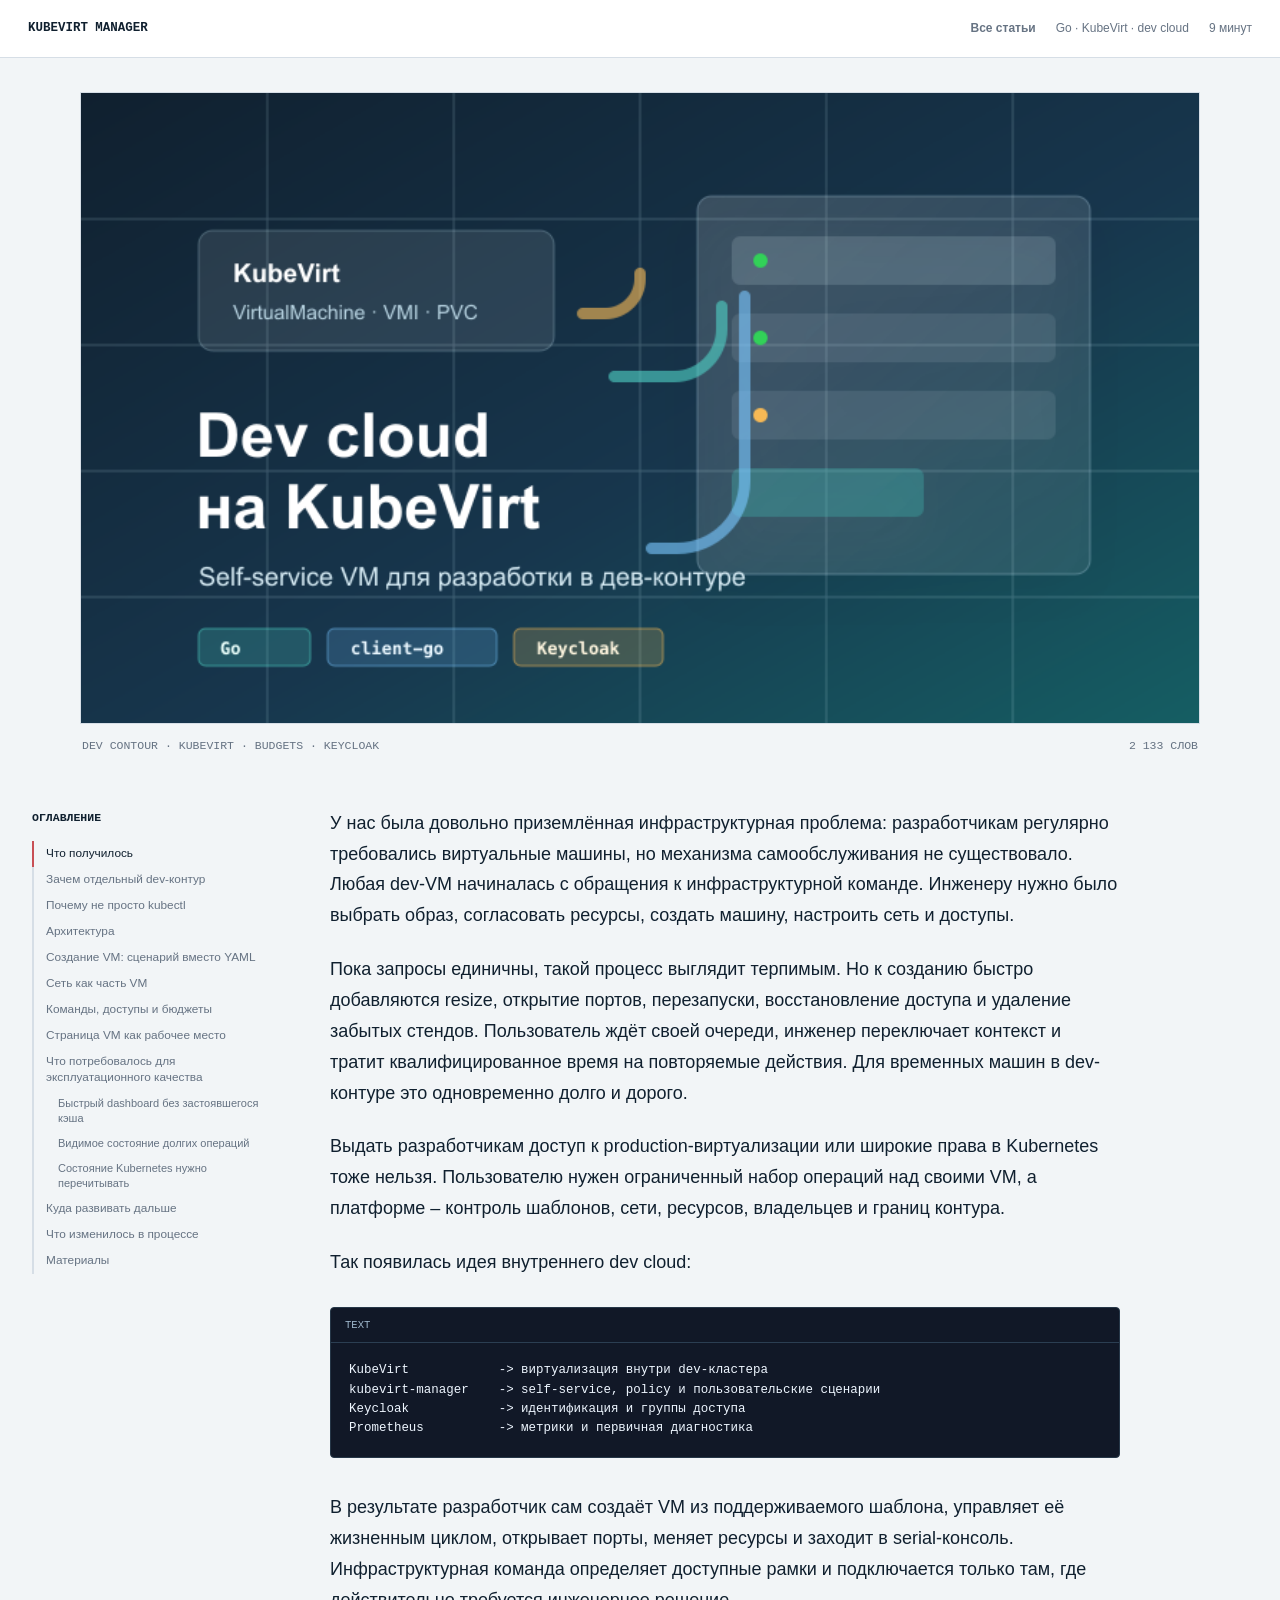
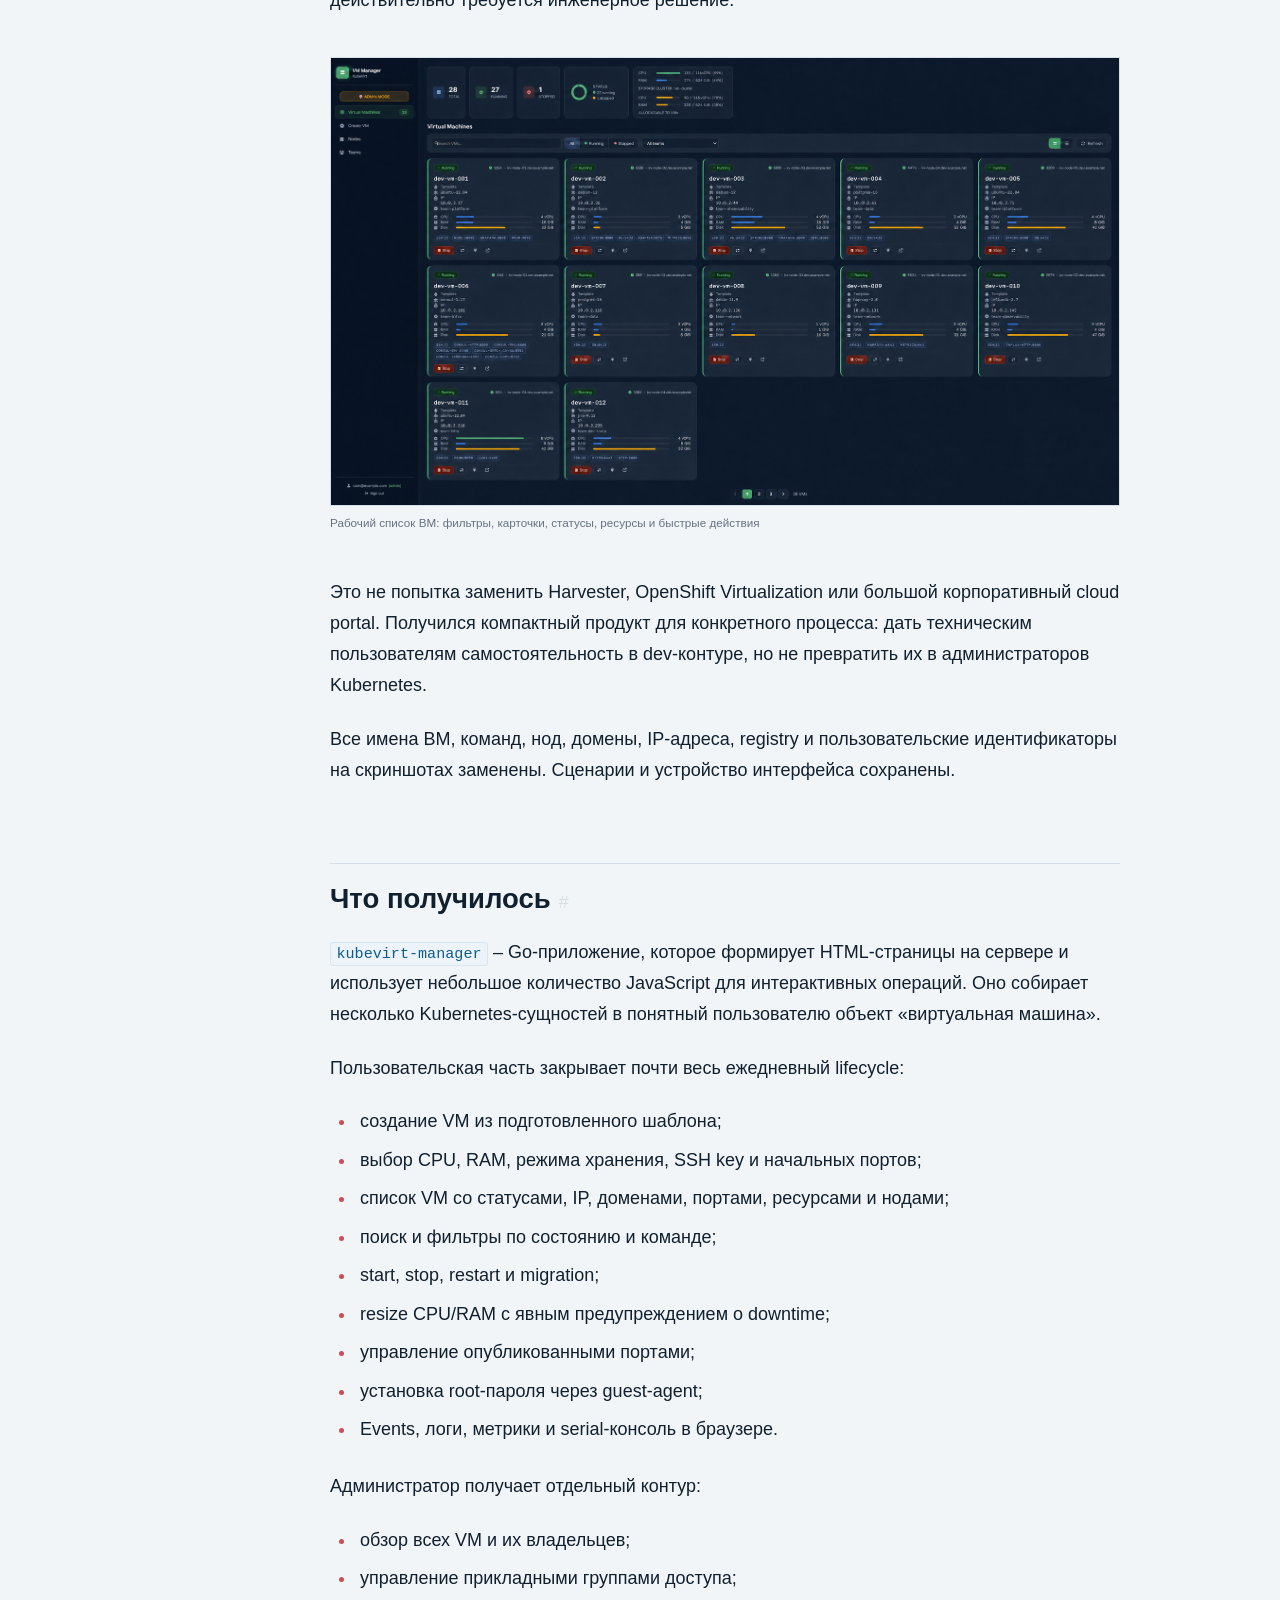
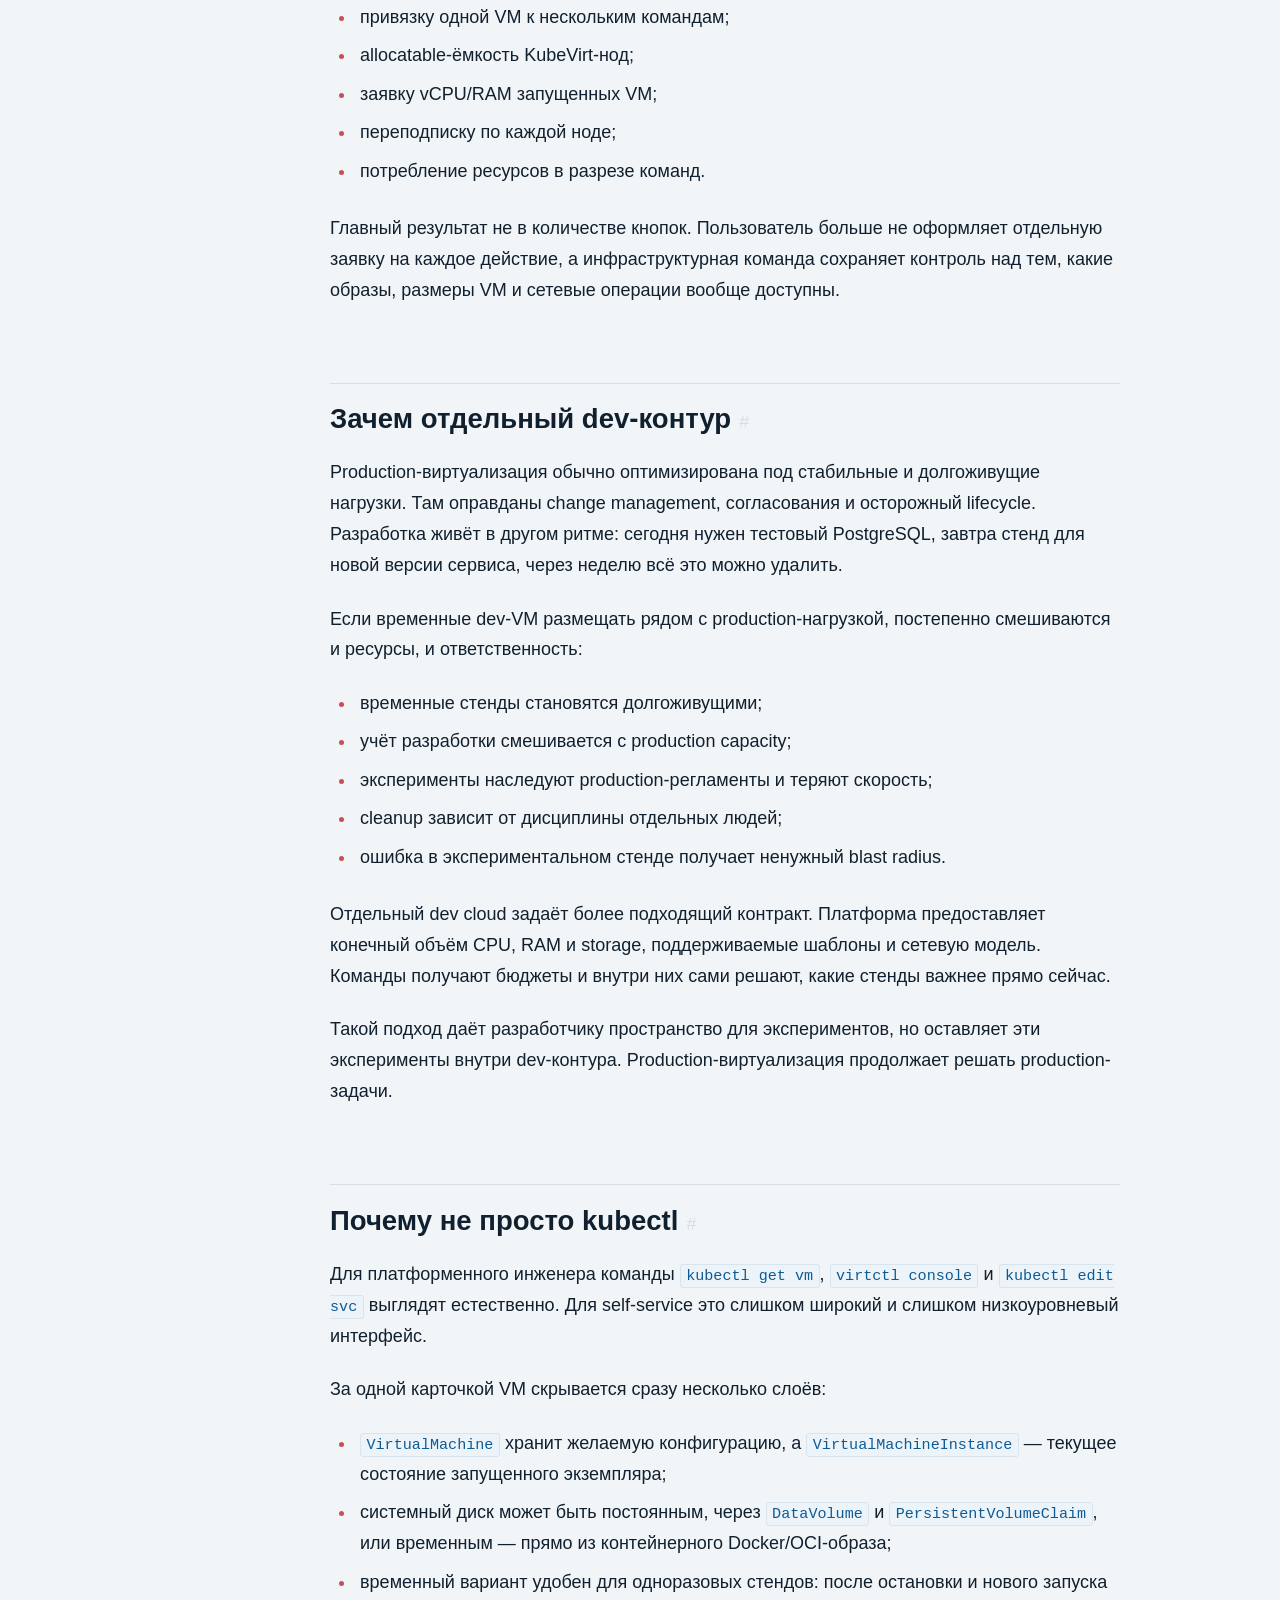
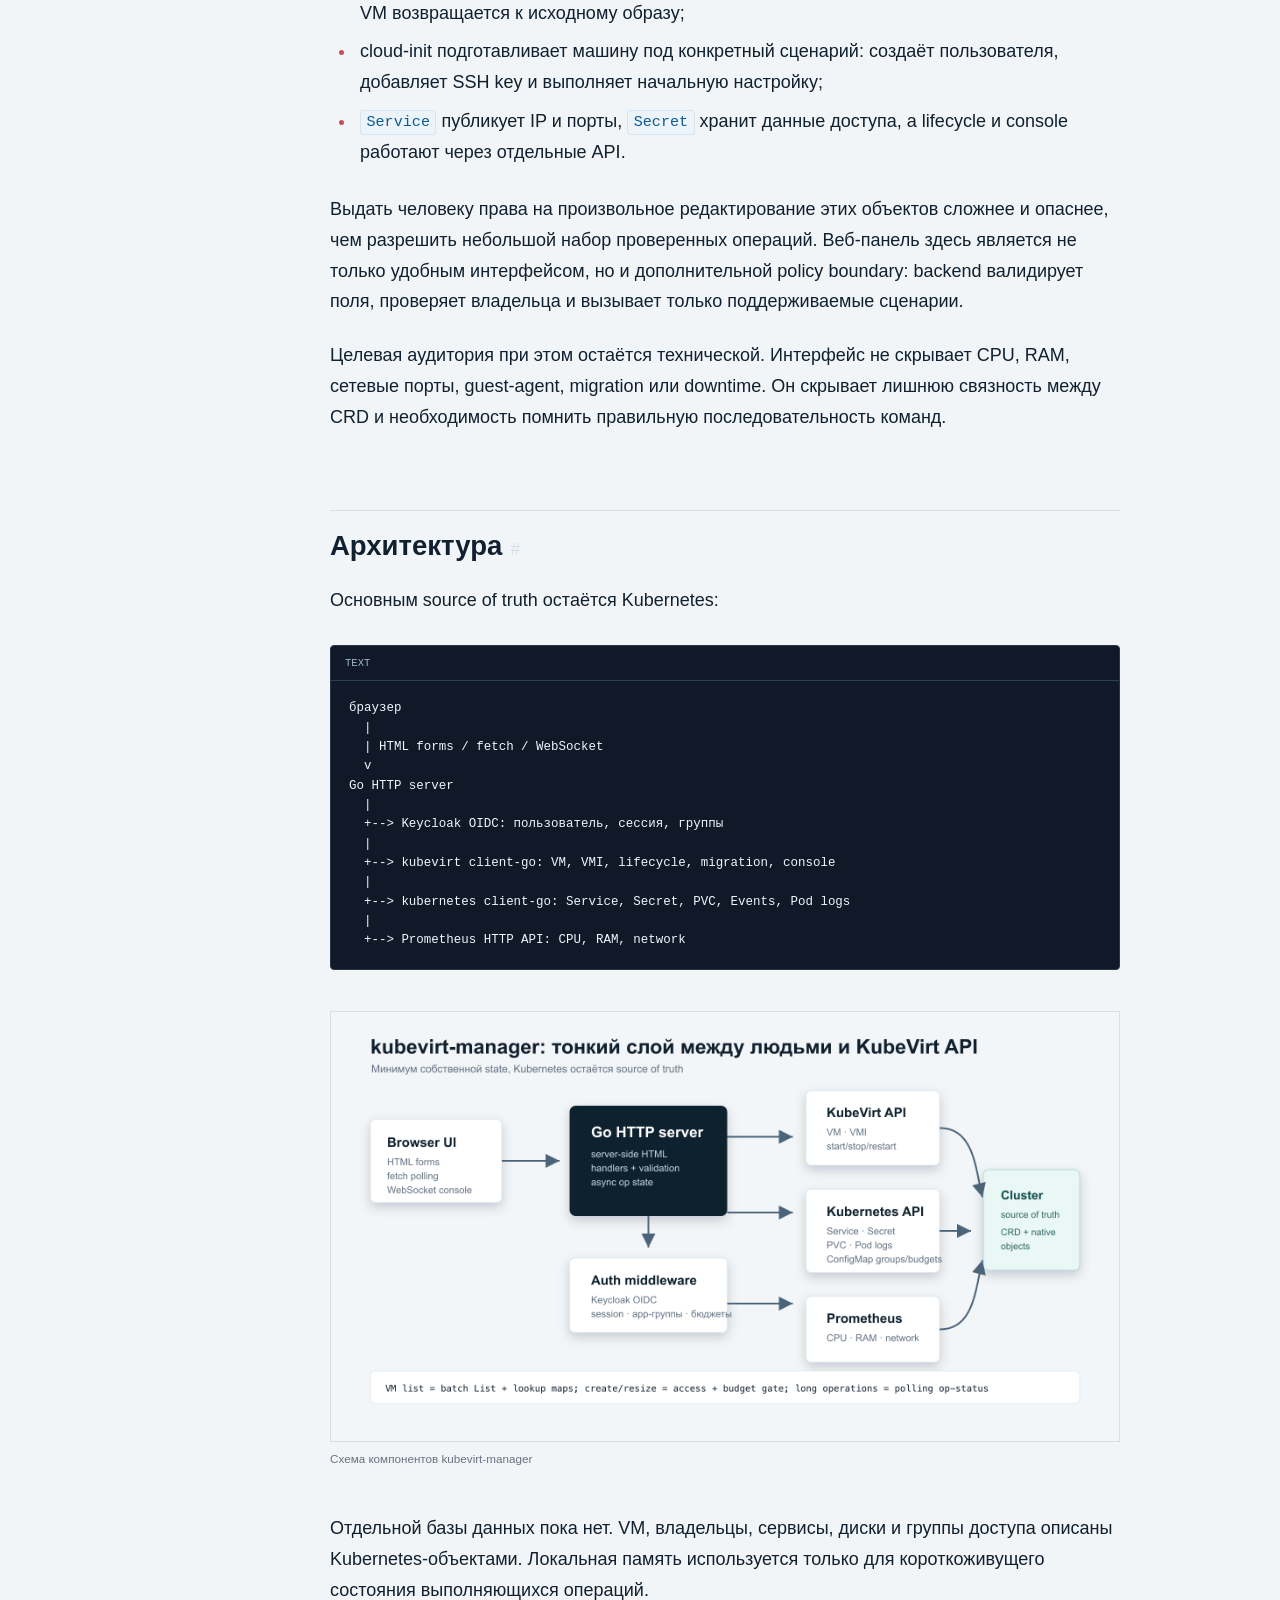
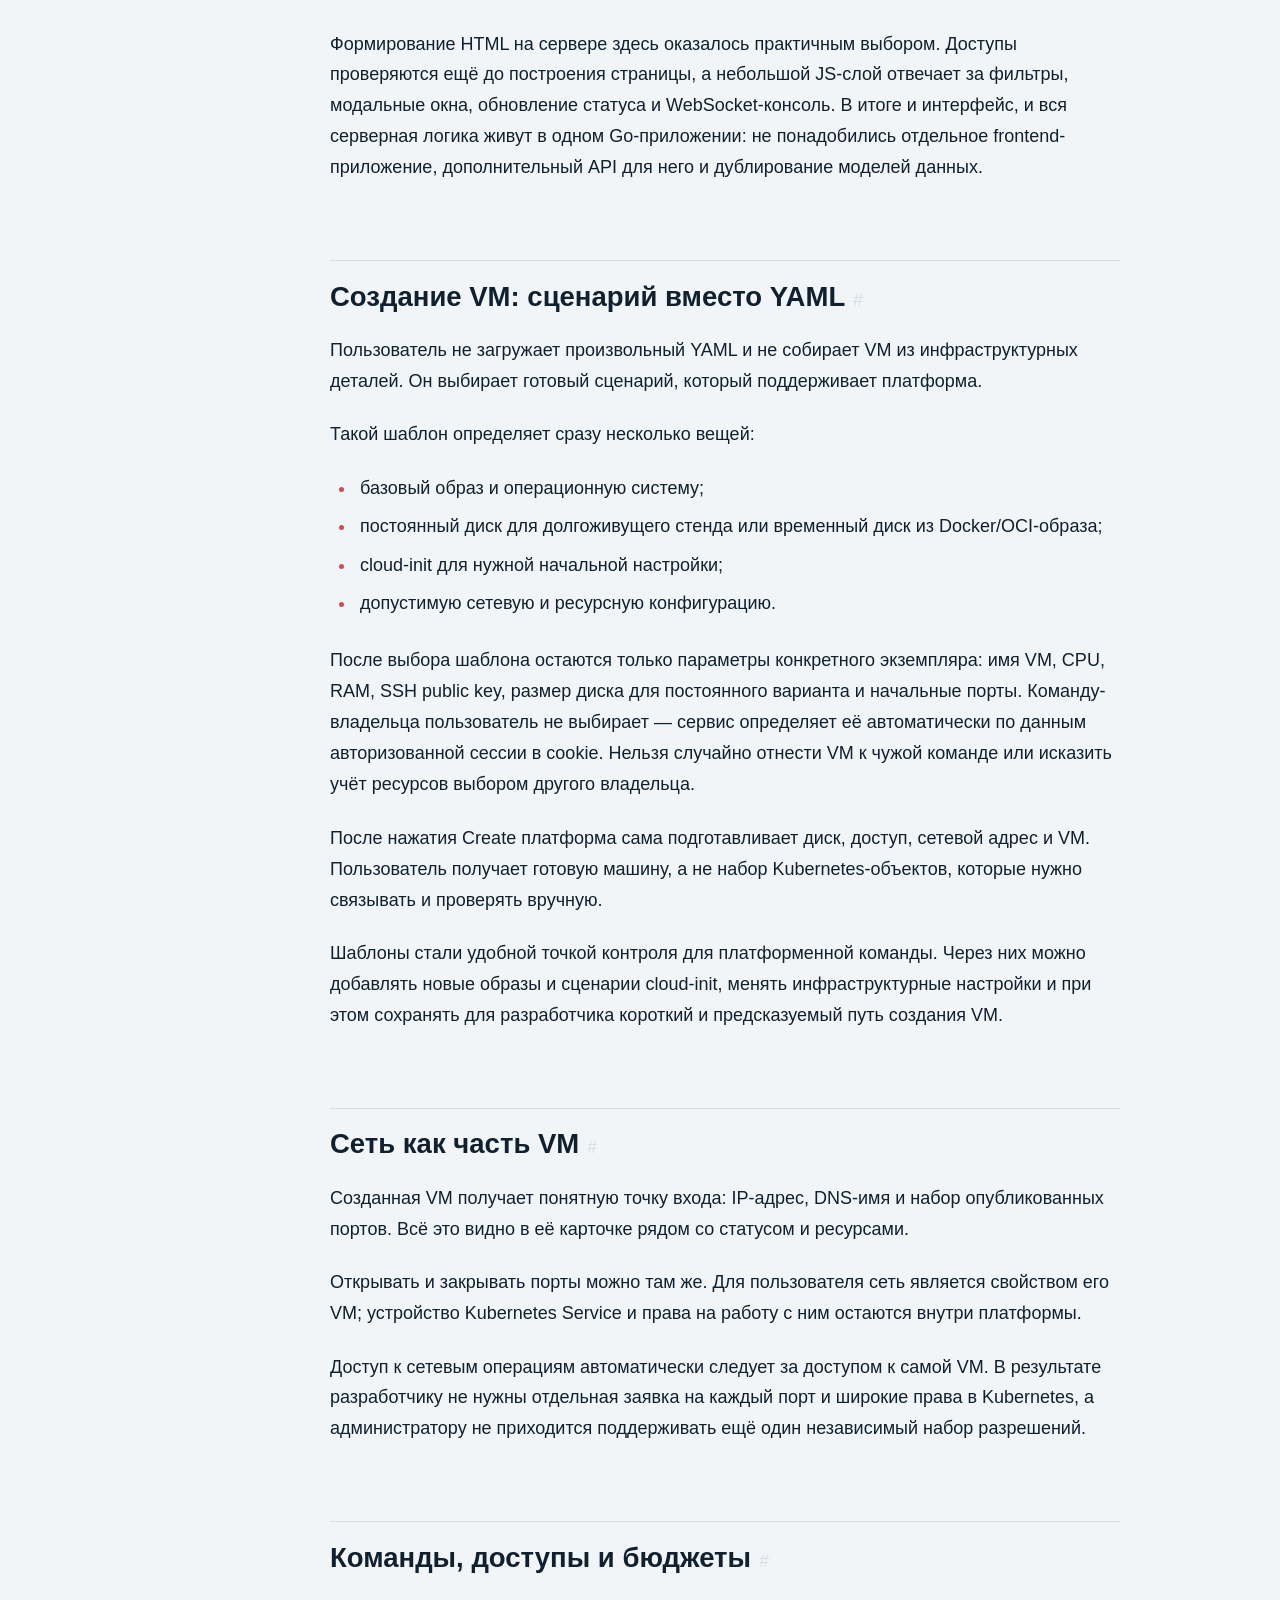
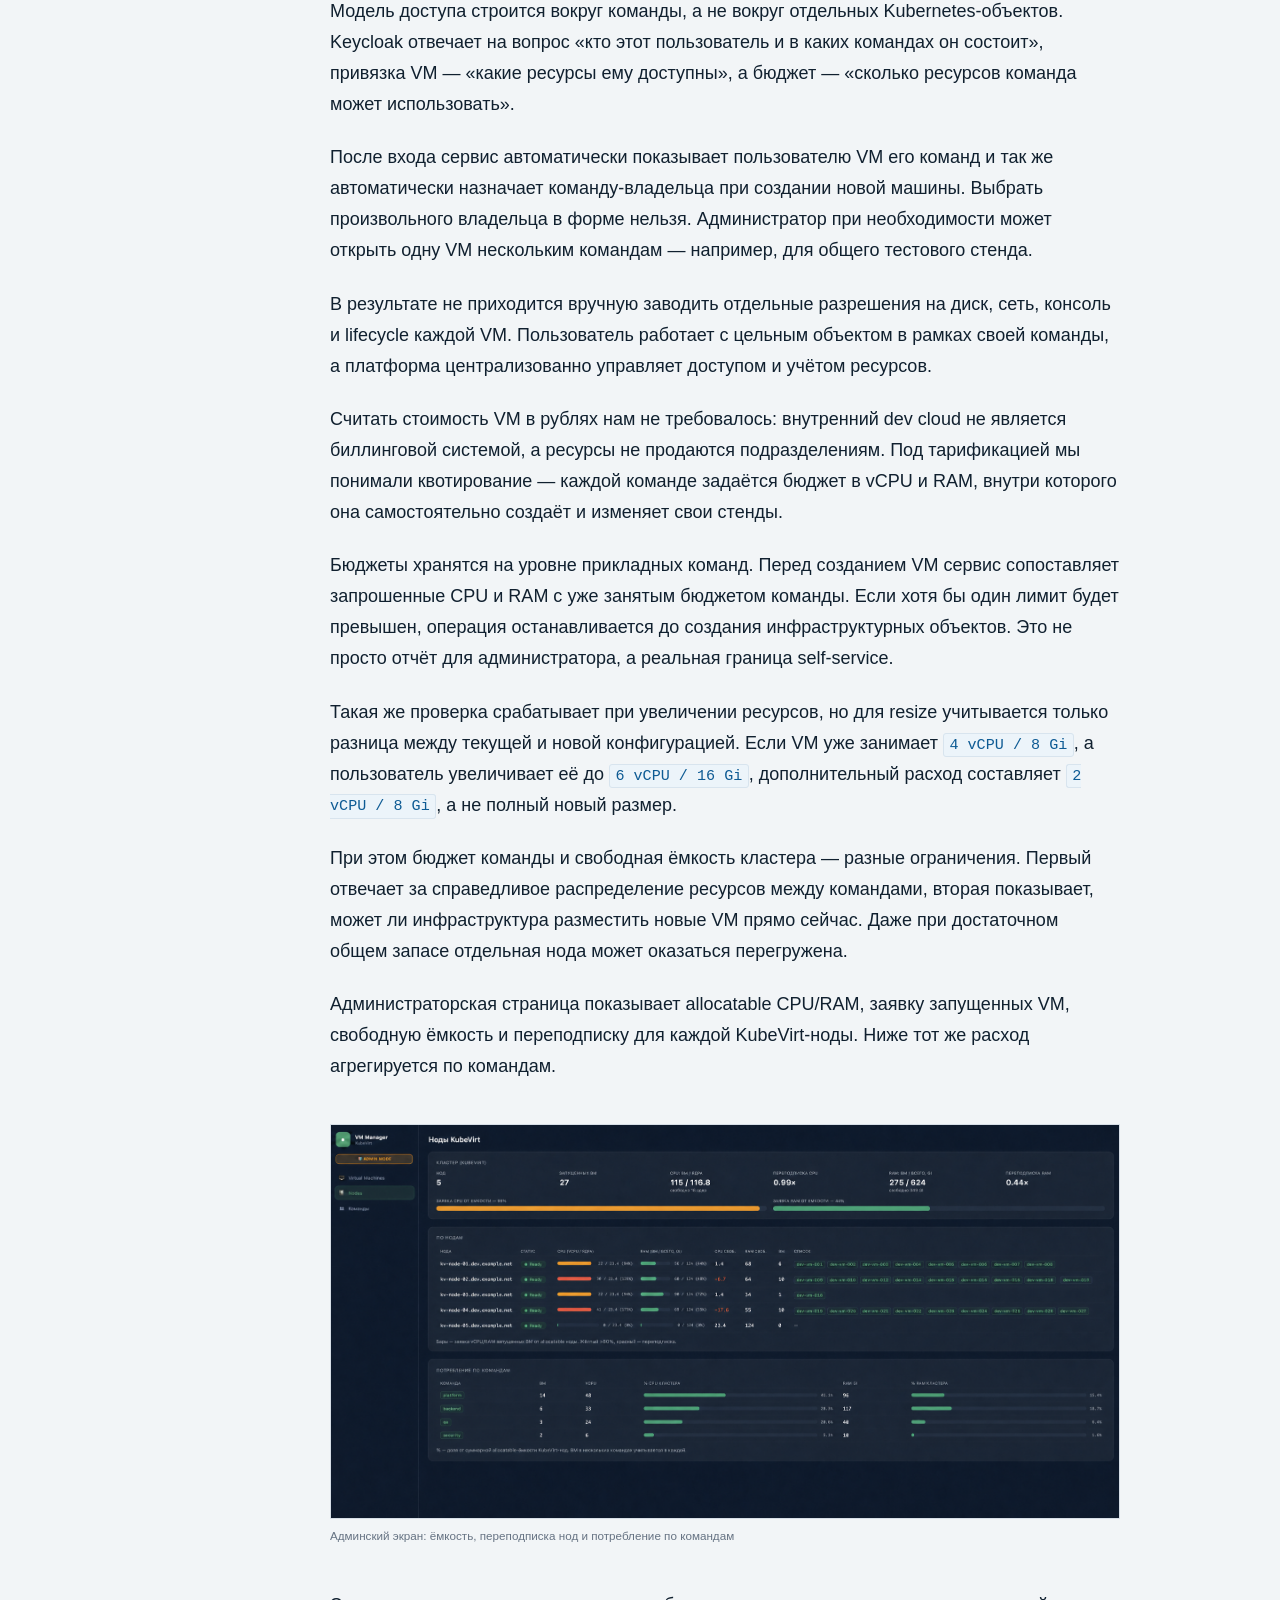
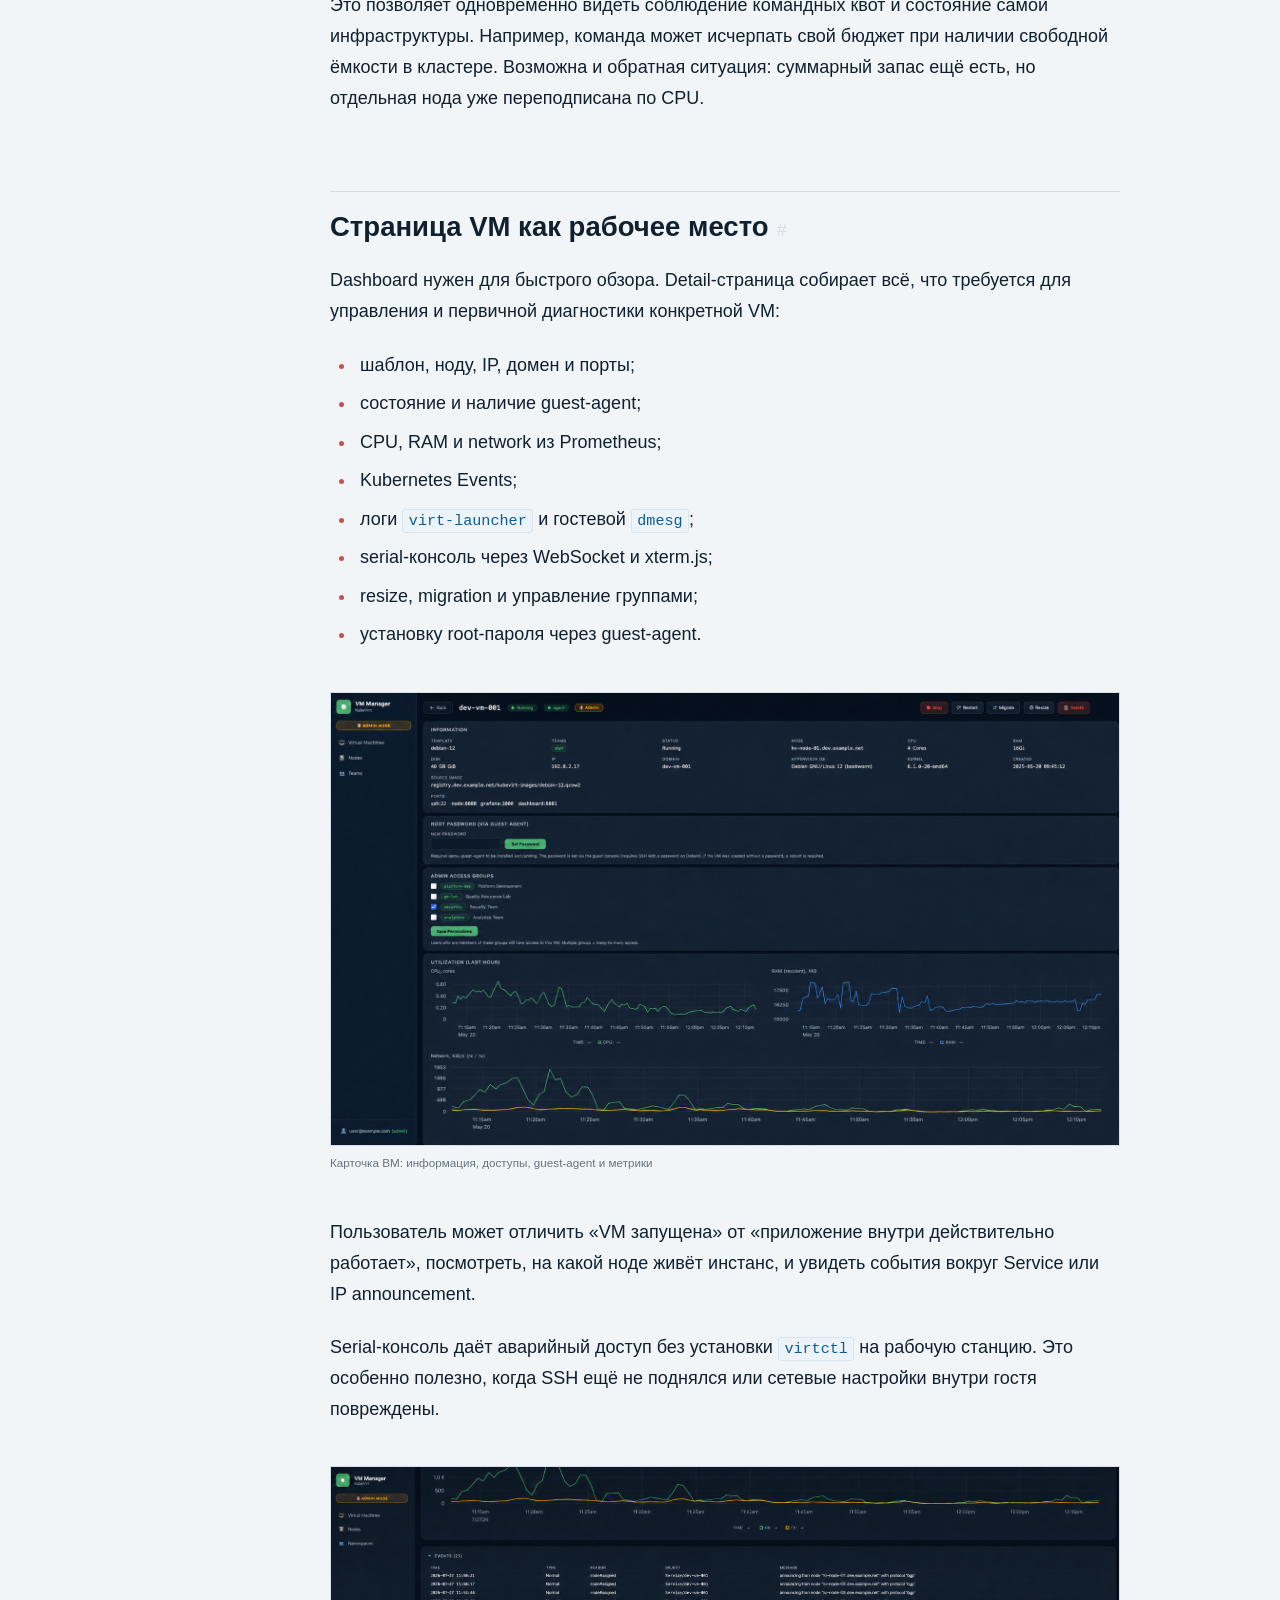
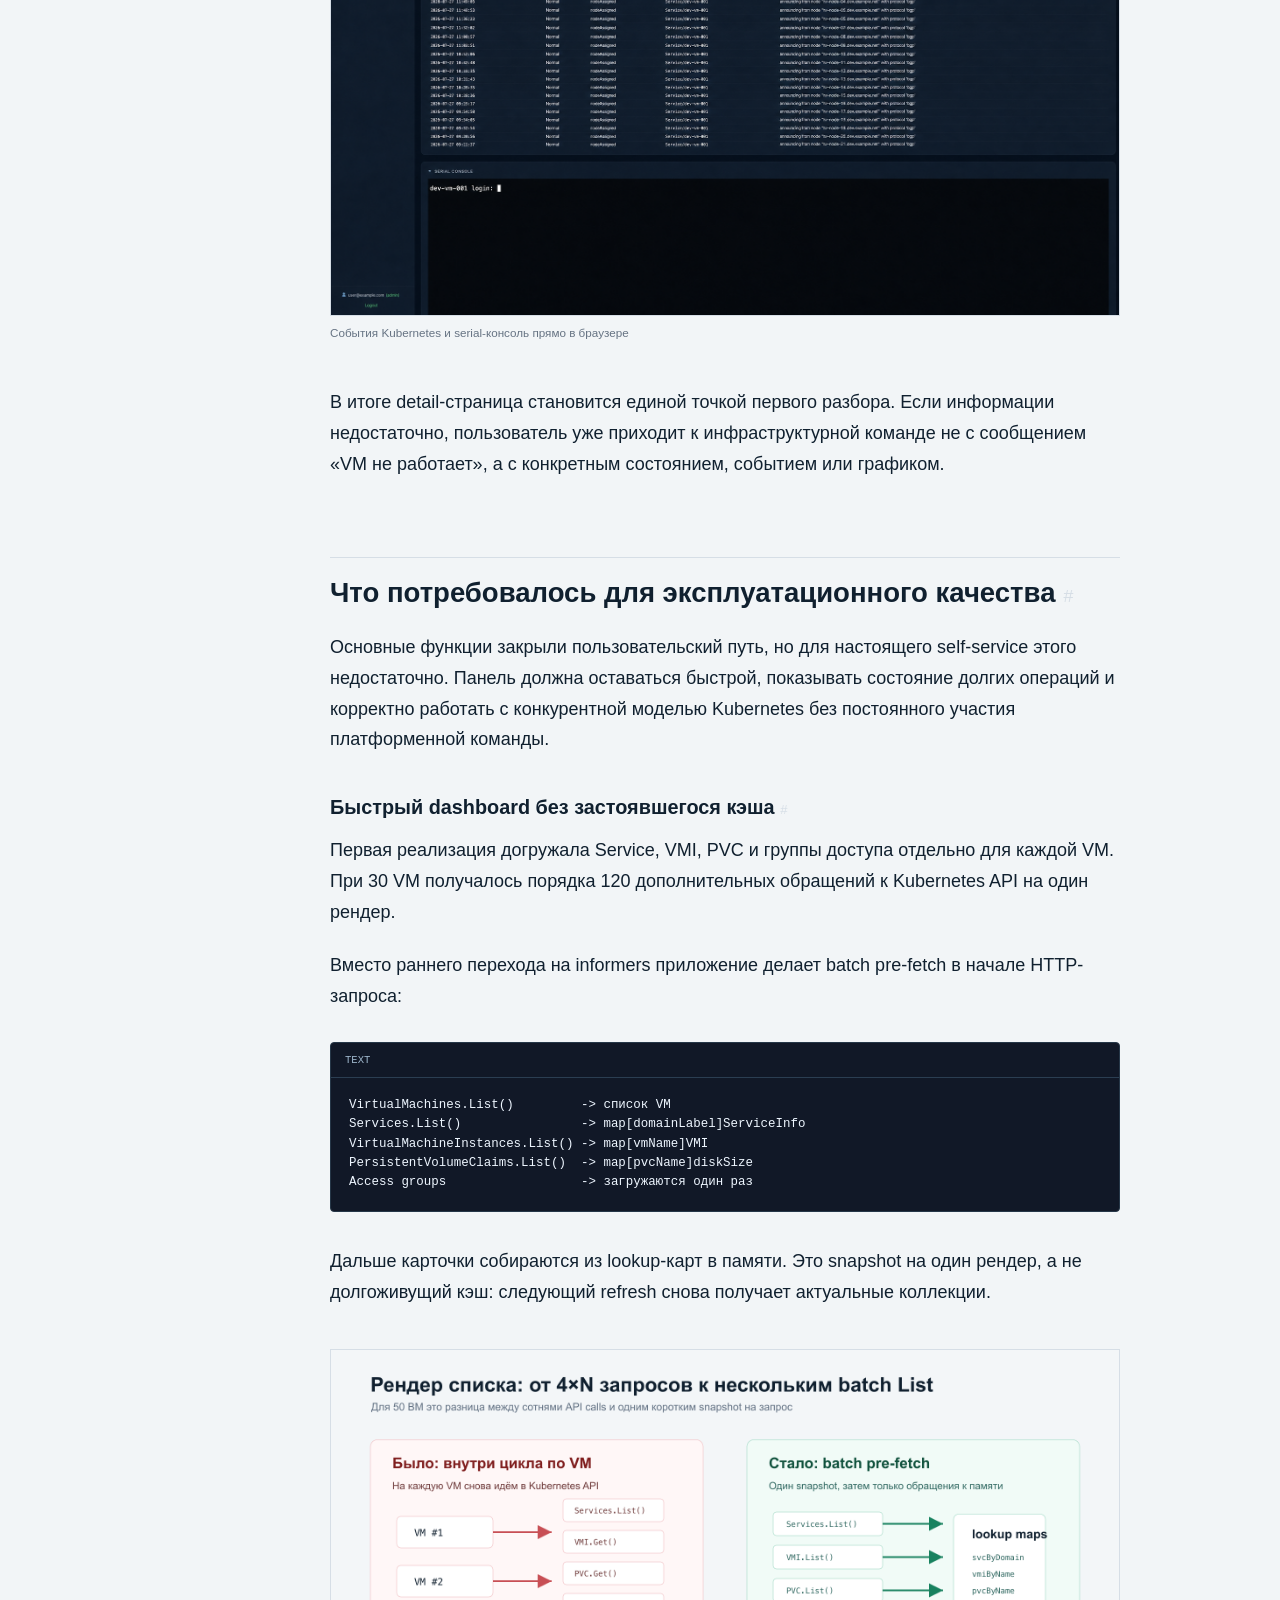
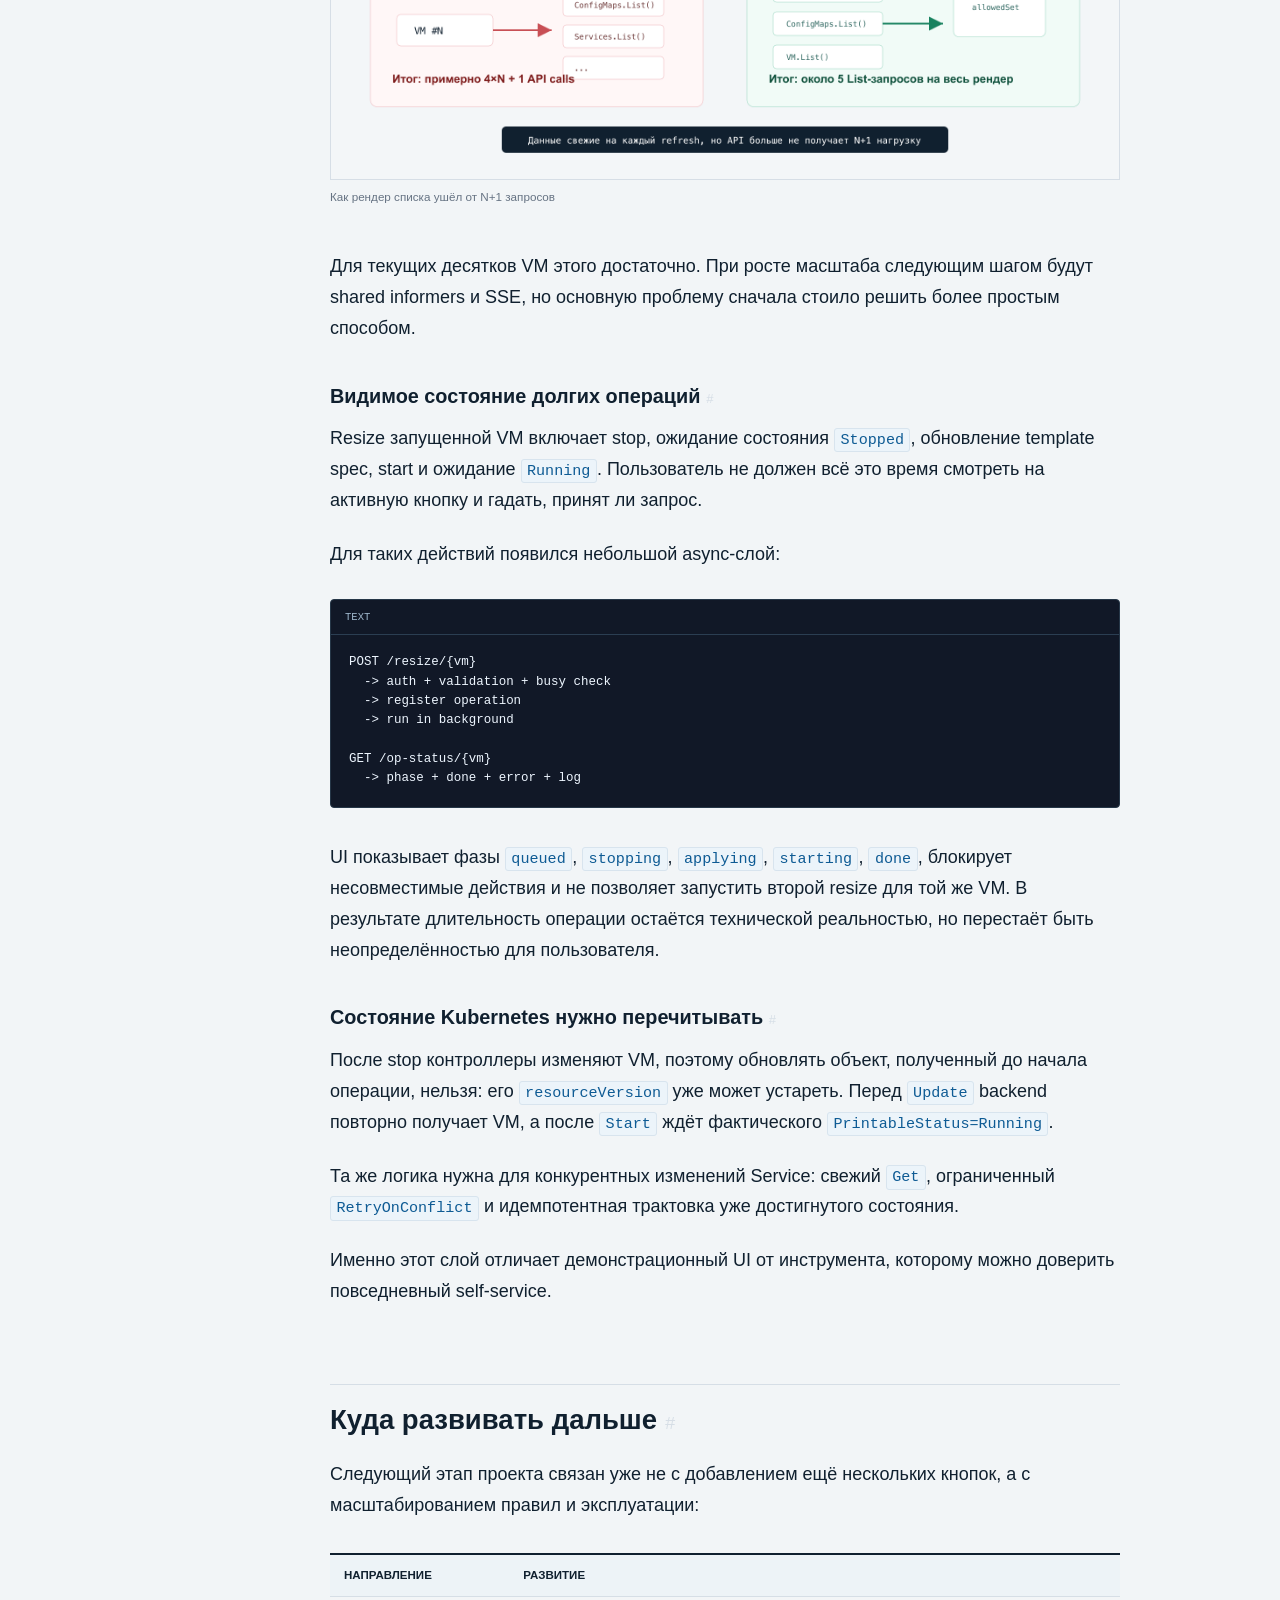
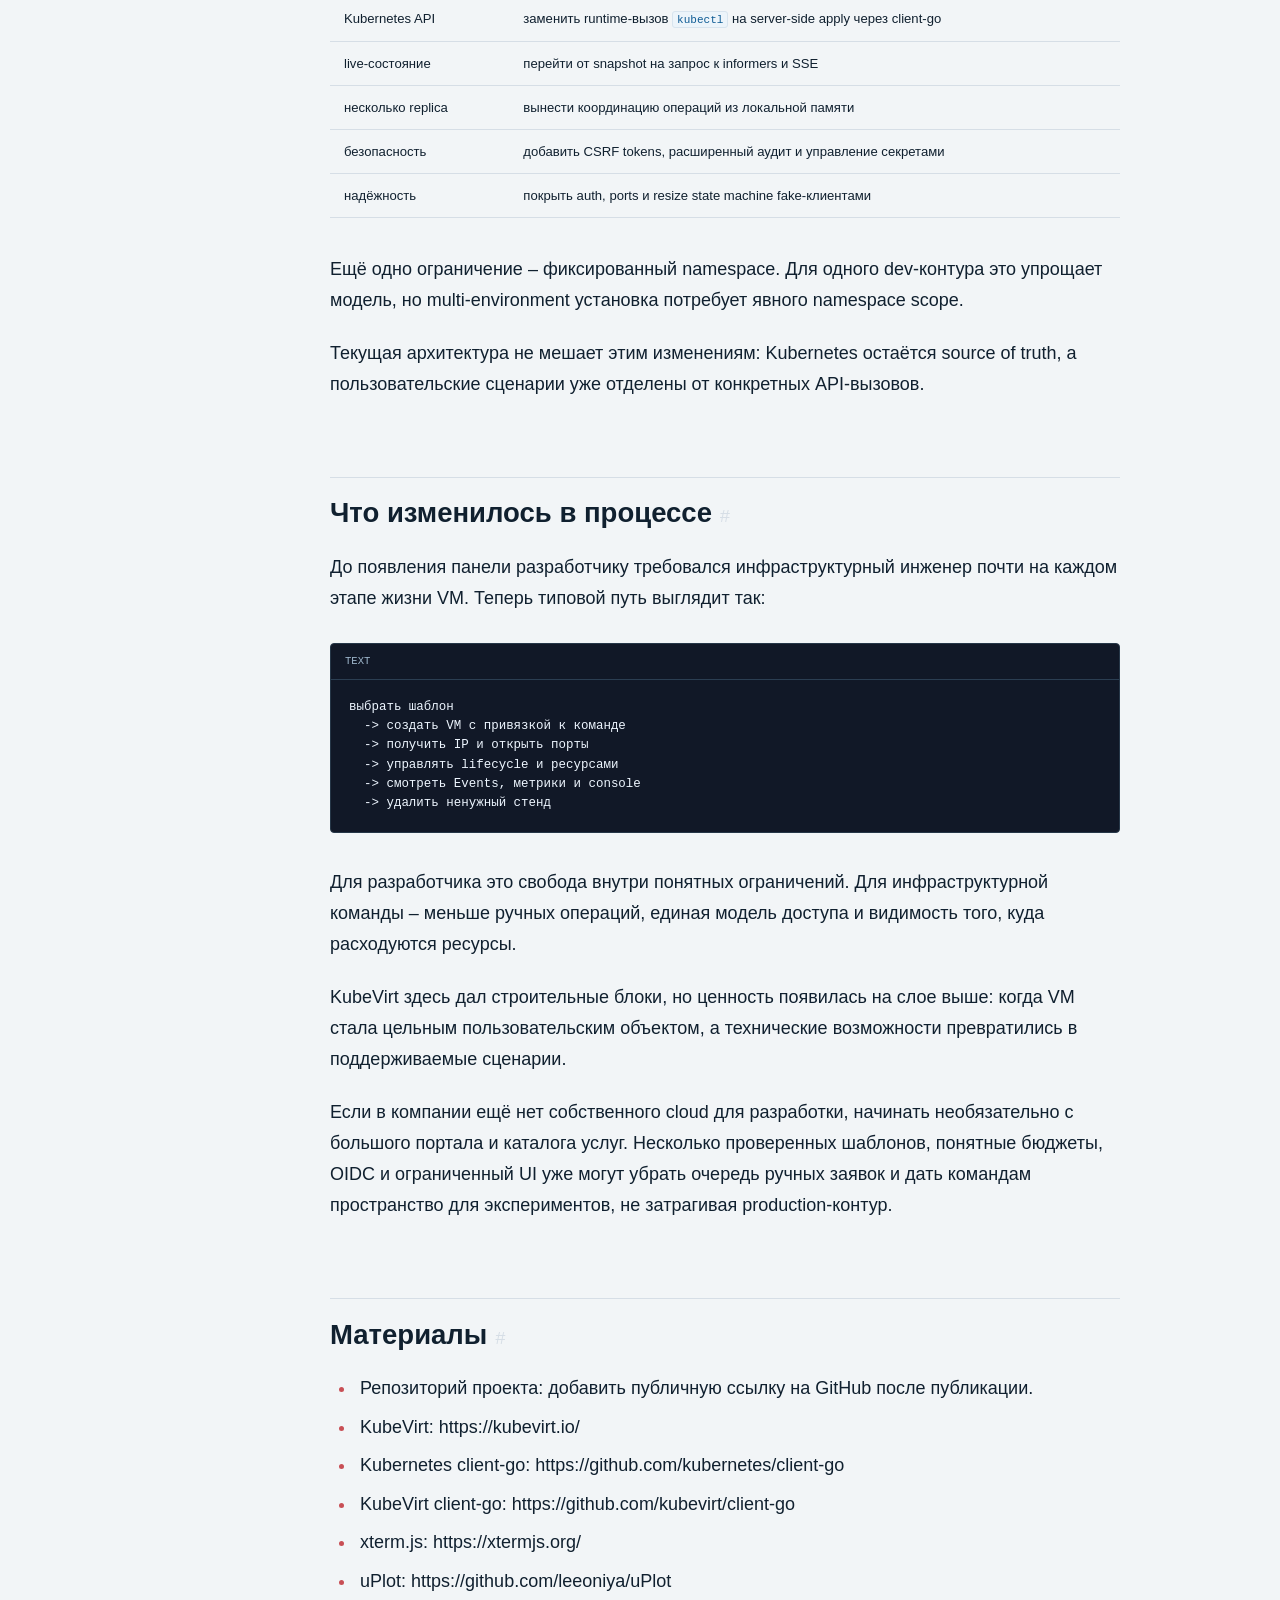
<file: docs/articles/kubevirt-dev-cloud/index.html>
<!doctype html>
<html lang="ru">
<head>
  <meta charset="utf-8">
  <meta name="viewport" content="width=device-width, initial-scale=1">
  <title>Внутренний dev cloud на KubeVirt: self-service ВМ для разработчиков</title>
  <meta name="description" content="Внутренний dev cloud на KubeVirt: создание и управление VM без ручных заявок, шаблоны, Keycloak-доступы, бюджеты команд, метрики и serial-консоль.">
  <meta name="robots" content="index,follow">
  <meta name="theme-color" content="#10202f">
  <meta property="og:type" content="article">
  <meta property="og:locale" content="ru_RU">
  <meta property="og:title" content="Внутренний dev cloud на KubeVirt: self-service ВМ для разработчиков">
  <meta property="og:description" content="Внутренний dev cloud на KubeVirt: создание и управление VM без ручных заявок, шаблоны, Keycloak-доступы, бюджеты команд, метрики и serial-консоль.">
  <meta property="og:image" content="https://steemax.github.io/pages/articles/kubevirt-dev-cloud/assets/article-cover-habr.png?v=2daec42f3d">
  <meta name="twitter:card" content="summary_large_image">
  <link rel="canonical" href="https://steemax.github.io/pages/articles/kubevirt-dev-cloud/">
  <link rel="icon" href="data:image/svg+xml,<svg xmlns=%22http://www.w3.org/2000/svg%22 viewBox=%220 0 64 64%22><rect width=%2264%22 height=%2264%22 rx=%228%22 fill=%22%2310202f%22/><text x=%2232%22 y=%2241%22 text-anchor=%22middle%22 font-family=%22monospace%22 font-size=%2224%22 fill=%22%23ffffff%22>KV</text></svg>">
  <link rel="stylesheet" href="styles.css">
  <script type="application/ld+json">
    {
  "@context": "https://schema.org",
  "@type": "TechArticle",
  "headline": "Внутренний dev cloud на KubeVirt: self-service ВМ для разработчиков",
  "description": "Внутренний dev cloud на KubeVirt: создание и управление VM без ручных заявок, шаблоны, Keycloak-доступы, бюджеты команд, метрики и serial-консоль.",
  "inLanguage": "ru-RU",
  "image": "https://steemax.github.io/pages/articles/kubevirt-dev-cloud/assets/article-cover-habr.png?v=2daec42f3d",
  "keywords": [
    "KubeVirt",
    "Kubernetes",
    "Go",
    "DevOps",
    "virtualization",
    "dev cloud",
    "self-service"
  ],
  "url": "https://steemax.github.io/pages/articles/kubevirt-dev-cloud/"
}
  </script>
</head>
<body>
  <div class="reading-progress" aria-hidden="true"><span></span></div>
  <header class="site-header">
    <a class="site-mark" href="#top" aria-label="В начало статьи">KUBEVIRT MANAGER</a>
    <div class="site-meta">
      <a class="site-home-link" href="../../">Все статьи</a>
      <span>Go · KubeVirt · dev cloud</span>
      <span>9 минут</span>
    </div>
  </header>

  <main id="top">
    <section class="hero" aria-labelledby="article-title">
      <h1 id="article-title" class="sr-only">Внутренний dev cloud на KubeVirt: self-service ВМ для разработчиков</h1>
      <img src="assets/article-cover-habr.png?v=2daec42f3d" alt="Внутренний dev cloud на KubeVirt: self-service ВМ для разработчиков" width="780" height="440">
      <div class="hero-caption">
        <span>Dev contour · KubeVirt · budgets · Keycloak</span>
        <span>2 133 слов</span>
      </div>
    </section>

    <details class="mobile-toc">
      <summary>Оглавление</summary>
      <nav aria-label="Оглавление статьи"><ul class="toc-list"><li><a href="#chto-poluchilos" data-section="chto-poluchilos">Что получилось</a></li><li><a href="#zachem-otdelnyy-dev-kontur" data-section="zachem-otdelnyy-dev-kontur">Зачем отдельный dev-контур</a></li><li><a href="#pochemu-ne-prosto-kubectl" data-section="pochemu-ne-prosto-kubectl">Почему не просто kubectl</a></li><li><a href="#arhitektura" data-section="arhitektura">Архитектура</a></li><li><a href="#sozdanie-vm-scenariy-vmesto-yaml" data-section="sozdanie-vm-scenariy-vmesto-yaml">Создание VM: сценарий вместо YAML</a></li><li><a href="#set-kak-chast-vm" data-section="set-kak-chast-vm">Сеть как часть VM</a></li><li><a href="#komandy-dostupy-i-byudzhety" data-section="komandy-dostupy-i-byudzhety">Команды, доступы и бюджеты</a></li><li><a href="#stranica-vm-kak-rabochee-mesto" data-section="stranica-vm-kak-rabochee-mesto">Страница VM как рабочее место</a></li><li><a href="#chto-potrebovalos-dlya-ekspluatacionnogo-kachestva" data-section="chto-potrebovalos-dlya-ekspluatacionnogo-kachestva">Что потребовалось для эксплуатационного качества</a><ul class="toc-sublist"><li><a href="#bystryy-dashboard-bez-zastoyavshegosya-kesha" data-section="bystryy-dashboard-bez-zastoyavshegosya-kesha">Быстрый dashboard без застоявшегося кэша</a></li><li><a href="#vidimoe-sostoyanie-dolgih-operaciy" data-section="vidimoe-sostoyanie-dolgih-operaciy">Видимое состояние долгих операций</a></li><li><a href="#sostoyanie-kubernetes-nuzhno-perechityvat" data-section="sostoyanie-kubernetes-nuzhno-perechityvat">Состояние Kubernetes нужно перечитывать</a></li></ul></li><li><a href="#kuda-razvivat-dalshe" data-section="kuda-razvivat-dalshe">Куда развивать дальше</a></li><li><a href="#chto-izmenilos-v-processe" data-section="chto-izmenilos-v-processe">Что изменилось в процессе</a></li><li><a href="#materialy" data-section="materialy">Материалы</a></li></ul></nav>
    </details>

    <div class="article-layout">
      <aside class="desktop-toc">
        <nav aria-label="Оглавление статьи">
          <p class="toc-title">Оглавление</p>
          <ul class="toc-list"><li><a href="#chto-poluchilos" data-section="chto-poluchilos">Что получилось</a></li><li><a href="#zachem-otdelnyy-dev-kontur" data-section="zachem-otdelnyy-dev-kontur">Зачем отдельный dev-контур</a></li><li><a href="#pochemu-ne-prosto-kubectl" data-section="pochemu-ne-prosto-kubectl">Почему не просто kubectl</a></li><li><a href="#arhitektura" data-section="arhitektura">Архитектура</a></li><li><a href="#sozdanie-vm-scenariy-vmesto-yaml" data-section="sozdanie-vm-scenariy-vmesto-yaml">Создание VM: сценарий вместо YAML</a></li><li><a href="#set-kak-chast-vm" data-section="set-kak-chast-vm">Сеть как часть VM</a></li><li><a href="#komandy-dostupy-i-byudzhety" data-section="komandy-dostupy-i-byudzhety">Команды, доступы и бюджеты</a></li><li><a href="#stranica-vm-kak-rabochee-mesto" data-section="stranica-vm-kak-rabochee-mesto">Страница VM как рабочее место</a></li><li><a href="#chto-potrebovalos-dlya-ekspluatacionnogo-kachestva" data-section="chto-potrebovalos-dlya-ekspluatacionnogo-kachestva">Что потребовалось для эксплуатационного качества</a><ul class="toc-sublist"><li><a href="#bystryy-dashboard-bez-zastoyavshegosya-kesha" data-section="bystryy-dashboard-bez-zastoyavshegosya-kesha">Быстрый dashboard без застоявшегося кэша</a></li><li><a href="#vidimoe-sostoyanie-dolgih-operaciy" data-section="vidimoe-sostoyanie-dolgih-operaciy">Видимое состояние долгих операций</a></li><li><a href="#sostoyanie-kubernetes-nuzhno-perechityvat" data-section="sostoyanie-kubernetes-nuzhno-perechityvat">Состояние Kubernetes нужно перечитывать</a></li></ul></li><li><a href="#kuda-razvivat-dalshe" data-section="kuda-razvivat-dalshe">Куда развивать дальше</a></li><li><a href="#chto-izmenilos-v-processe" data-section="chto-izmenilos-v-processe">Что изменилось в процессе</a></li><li><a href="#materialy" data-section="materialy">Материалы</a></li></ul>
        </nav>
      </aside>

      <article class="article-body">
        <p>У нас была довольно приземлённая инфраструктурная проблема: разработчикам регулярно требовались виртуальные машины, но механизма самообслуживания не существовало. Любая dev-VM начиналась с обращения к инфраструктурной команде. Инженеру нужно было выбрать образ, согласовать ресурсы, создать машину, настроить сеть и доступы.</p>
<p>Пока запросы единичны, такой процесс выглядит терпимым. Но к созданию быстро добавляются resize, открытие портов, перезапуски, восстановление доступа и удаление забытых стендов. Пользователь ждёт своей очереди, инженер переключает контекст и тратит квалифицированное время на повторяемые действия. Для временных машин в dev-контуре это одновременно долго и дорого.</p>
<p>Выдать разработчикам доступ к production-виртуализации или широкие права в Kubernetes тоже нельзя. Пользователю нужен ограниченный набор операций над своими VM, а платформе – контроль шаблонов, сети, ресурсов, владельцев и границ контура.</p>
<p>Так появилась идея внутреннего dev cloud:</p>
<div class="code-block"><div class="code-label">text</div><pre><code class="language-text">KubeVirt            -&gt; виртуализация внутри dev-кластера
kubevirt-manager    -&gt; self-service, policy и пользовательские сценарии
Keycloak            -&gt; идентификация и группы доступа
Prometheus          -&gt; метрики и первичная диагностика</code></pre></div>
<p>В результате разработчик сам создаёт VM из поддерживаемого шаблона, управляет её жизненным циклом, открывает порты, меняет ресурсы и заходит в serial-консоль. Инфраструктурная команда определяет доступные рамки и подключается только там, где действительно требуется инженерное решение.</p>
<figure><a href="assets/ui-real-dashboard.png?v=ce29c91012" target="_blank"><img src="assets/ui-real-dashboard.png?v=ce29c91012" alt="Рабочий список ВМ: фильтры, карточки, статусы, ресурсы и быстрые действия" width="1665" height="945" loading="lazy"></a><figcaption>Рабочий список ВМ: фильтры, карточки, статусы, ресурсы и быстрые действия</figcaption></figure>
<p>Это не попытка заменить Harvester, OpenShift Virtualization или большой корпоративный cloud portal. Получился компактный продукт для конкретного процесса: дать техническим пользователям самостоятельность в dev-контуре, но не превратить их в администраторов Kubernetes.</p>
<p>Все имена ВМ, команд, нод, домены, IP-адреса, registry и пользовательские идентификаторы на скриншотах заменены. Сценарии и устройство интерфейса сохранены.</p>
<h2 id="chto-poluchilos">Что получилось<a class="heading-anchor" href="#chto-poluchilos" aria-label="Ссылка на раздел «Что получилось»">#</a></h2>
<p><code>kubevirt-manager</code> – Go-приложение, которое формирует HTML-страницы на сервере и использует небольшое количество JavaScript для интерактивных операций. Оно собирает несколько Kubernetes-сущностей в понятный пользователю объект «виртуальная машина».</p>
<p>Пользовательская часть закрывает почти весь ежедневный lifecycle:</p>
<ul><li>создание VM из подготовленного шаблона;</li><li>выбор CPU, RAM, режима хранения, SSH key и начальных портов;</li><li>список VM со статусами, IP, доменами, портами, ресурсами и нодами;</li><li>поиск и фильтры по состоянию и команде;</li><li>start, stop, restart и migration;</li><li>resize CPU/RAM с явным предупреждением о downtime;</li><li>управление опубликованными портами;</li><li>установка root-пароля через guest-agent;</li><li>Events, логи, метрики и serial-консоль в браузере.</li></ul>
<p>Администратор получает отдельный контур:</p>
<ul><li>обзор всех VM и их владельцев;</li><li>управление прикладными группами доступа;</li><li>привязку одной VM к нескольким командам;</li><li>allocatable-ёмкость KubeVirt-нод;</li><li>заявку vCPU/RAM запущенных VM;</li><li>переподписку по каждой ноде;</li><li>потребление ресурсов в разрезе команд.</li></ul>
<p>Главный результат не в количестве кнопок. Пользователь больше не оформляет отдельную заявку на каждое действие, а инфраструктурная команда сохраняет контроль над тем, какие образы, размеры VM и сетевые операции вообще доступны.</p>
<h2 id="zachem-otdelnyy-dev-kontur">Зачем отдельный dev-контур<a class="heading-anchor" href="#zachem-otdelnyy-dev-kontur" aria-label="Ссылка на раздел «Зачем отдельный dev-контур»">#</a></h2>
<p>Production-виртуализация обычно оптимизирована под стабильные и долгоживущие нагрузки. Там оправданы change management, согласования и осторожный lifecycle. Разработка живёт в другом ритме: сегодня нужен тестовый PostgreSQL, завтра стенд для новой версии сервиса, через неделю всё это можно удалить.</p>
<p>Если временные dev-VM размещать рядом с production-нагрузкой, постепенно смешиваются и ресурсы, и ответственность:</p>
<ul><li>временные стенды становятся долгоживущими;</li><li>учёт разработки смешивается с production capacity;</li><li>эксперименты наследуют production-регламенты и теряют скорость;</li><li>cleanup зависит от дисциплины отдельных людей;</li><li>ошибка в экспериментальном стенде получает ненужный blast radius.</li></ul>
<p>Отдельный dev cloud задаёт более подходящий контракт. Платформа предоставляет конечный объём CPU, RAM и storage, поддерживаемые шаблоны и сетевую модель. Команды получают бюджеты и внутри них сами решают, какие стенды важнее прямо сейчас.</p>
<p>Такой подход даёт разработчику пространство для экспериментов, но оставляет эти эксперименты внутри dev-контура. Production-виртуализация продолжает решать production-задачи.</p>
<h2 id="pochemu-ne-prosto-kubectl">Почему не просто kubectl<a class="heading-anchor" href="#pochemu-ne-prosto-kubectl" aria-label="Ссылка на раздел «Почему не просто kubectl»">#</a></h2>
<p>Для платформенного инженера команды <code>kubectl get vm</code>, <code>virtctl console</code> и <code>kubectl edit svc</code> выглядят естественно. Для self-service это слишком широкий и слишком низкоуровневый интерфейс.</p>
<p>За одной карточкой VM скрывается сразу несколько слоёв:</p>
<ul><li><code>VirtualMachine</code> хранит желаемую конфигурацию, а <code>VirtualMachineInstance</code> — текущее состояние запущенного экземпляра;</li><li>системный диск может быть постоянным, через <code>DataVolume</code> и <code>PersistentVolumeClaim</code>, или временным — прямо из контейнерного Docker/OCI-образа;</li><li>временный вариант удобен для одноразовых стендов: после остановки и нового запуска VM возвращается к исходному образу;</li><li>cloud-init подготавливает машину под конкретный сценарий: создаёт пользователя, добавляет SSH key и выполняет начальную настройку;</li><li><code>Service</code> публикует IP и порты, <code>Secret</code> хранит данные доступа, а lifecycle и console работают через отдельные API.</li></ul>
<p>Выдать человеку права на произвольное редактирование этих объектов сложнее и опаснее, чем разрешить небольшой набор проверенных операций. Веб-панель здесь является не только удобным интерфейсом, но и дополнительной policy boundary: backend валидирует поля, проверяет владельца и вызывает только поддерживаемые сценарии.</p>
<p>Целевая аудитория при этом остаётся технической. Интерфейс не скрывает CPU, RAM, сетевые порты, guest-agent, migration или downtime. Он скрывает лишнюю связность между CRD и необходимость помнить правильную последовательность команд.</p>
<h2 id="arhitektura">Архитектура<a class="heading-anchor" href="#arhitektura" aria-label="Ссылка на раздел «Архитектура»">#</a></h2>
<p>Основным source of truth остаётся Kubernetes:</p>
<div class="code-block"><div class="code-label">text</div><pre><code class="language-text">браузер
  |
  | HTML forms / fetch / WebSocket
  v
Go HTTP server
  |
  +--&gt; Keycloak OIDC: пользователь, сессия, группы
  |
  +--&gt; kubevirt client-go: VM, VMI, lifecycle, migration, console
  |
  +--&gt; kubernetes client-go: Service, Secret, PVC, Events, Pod logs
  |
  +--&gt; Prometheus HTTP API: CPU, RAM, network</code></pre></div>
<figure><a href="assets/article-architecture.png?v=9eab654981" target="_blank"><img src="assets/article-architecture.png?v=9eab654981" alt="Схема компонентов kubevirt-manager" width="1800" height="980" loading="lazy"></a><figcaption>Схема компонентов kubevirt-manager</figcaption></figure>
<p>Отдельной базы данных пока нет. VM, владельцы, сервисы, диски и группы доступа описаны Kubernetes-объектами. Локальная память используется только для короткоживущего состояния выполняющихся операций.</p>
<p>Формирование HTML на сервере здесь оказалось практичным выбором. Доступы проверяются ещё до построения страницы, а небольшой JS-слой отвечает за фильтры, модальные окна, обновление статуса и WebSocket-консоль. В итоге и интерфейс, и вся серверная логика живут в одном Go-приложении: не понадобились отдельное frontend-приложение, дополнительный API для него и дублирование моделей данных.</p>
<h2 id="sozdanie-vm-scenariy-vmesto-yaml">Создание VM: сценарий вместо YAML<a class="heading-anchor" href="#sozdanie-vm-scenariy-vmesto-yaml" aria-label="Ссылка на раздел «Создание VM: сценарий вместо YAML»">#</a></h2>
<p>Пользователь не загружает произвольный YAML и не собирает VM из инфраструктурных деталей. Он выбирает готовый сценарий, который поддерживает платформа.</p>
<p>Такой шаблон определяет сразу несколько вещей:</p>
<ul><li>базовый образ и операционную систему;</li><li>постоянный диск для долгоживущего стенда или временный диск из Docker/OCI-образа;</li><li>cloud-init для нужной начальной настройки;</li><li>допустимую сетевую и ресурсную конфигурацию.</li></ul>
<p>После выбора шаблона остаются только параметры конкретного экземпляра: имя VM, CPU, RAM, SSH public key, размер диска для постоянного варианта и начальные порты. Команду-владельца пользователь не выбирает — сервис определяет её автоматически по данным авторизованной сессии в cookie. Нельзя случайно отнести VM к чужой команде или исказить учёт ресурсов выбором другого владельца.</p>
<p>После нажатия Create платформа сама подготавливает диск, доступ, сетевой адрес и VM. Пользователь получает готовую машину, а не набор Kubernetes-объектов, которые нужно связывать и проверять вручную.</p>
<p>Шаблоны стали удобной точкой контроля для платформенной команды. Через них можно добавлять новые образы и сценарии cloud-init, менять инфраструктурные настройки и при этом сохранять для разработчика короткий и предсказуемый путь создания VM.</p>
<h2 id="set-kak-chast-vm">Сеть как часть VM<a class="heading-anchor" href="#set-kak-chast-vm" aria-label="Ссылка на раздел «Сеть как часть VM»">#</a></h2>
<p>Созданная VM получает понятную точку входа: IP-адрес, DNS-имя и набор опубликованных портов. Всё это видно в её карточке рядом со статусом и ресурсами.</p>
<p>Открывать и закрывать порты можно там же. Для пользователя сеть является свойством его VM; устройство Kubernetes Service и права на работу с ним остаются внутри платформы.</p>
<p>Доступ к сетевым операциям автоматически следует за доступом к самой VM. В результате разработчику не нужны отдельная заявка на каждый порт и широкие права в Kubernetes, а администратору не приходится поддерживать ещё один независимый набор разрешений.</p>
<h2 id="komandy-dostupy-i-byudzhety">Команды, доступы и бюджеты<a class="heading-anchor" href="#komandy-dostupy-i-byudzhety" aria-label="Ссылка на раздел «Команды, доступы и бюджеты»">#</a></h2>
<p>Модель доступа строится вокруг команды, а не вокруг отдельных Kubernetes-объектов. Keycloak отвечает на вопрос «кто этот пользователь и в каких командах он состоит», привязка VM — «какие ресурсы ему доступны», а бюджет — «сколько ресурсов команда может использовать».</p>
<p>После входа сервис автоматически показывает пользователю VM его команд и так же автоматически назначает команду-владельца при создании новой машины. Выбрать произвольного владельца в форме нельзя. Администратор при необходимости может открыть одну VM нескольким командам — например, для общего тестового стенда.</p>
<p>В результате не приходится вручную заводить отдельные разрешения на диск, сеть, консоль и lifecycle каждой VM. Пользователь работает с цельным объектом в рамках своей команды, а платформа централизованно управляет доступом и учётом ресурсов.</p>
<p>Считать стоимость VM в рублях нам не требовалось: внутренний dev cloud не является биллинговой системой, а ресурсы не продаются подразделениям. Под тарификацией мы понимали квотирование — каждой команде задаётся бюджет в vCPU и RAM, внутри которого она самостоятельно создаёт и изменяет свои стенды.</p>
<p>Бюджеты хранятся на уровне прикладных команд. Перед созданием VM сервис сопоставляет запрошенные CPU и RAM с уже занятым бюджетом команды. Если хотя бы один лимит будет превышен, операция останавливается до создания инфраструктурных объектов. Это не просто отчёт для администратора, а реальная граница self-service.</p>
<p>Такая же проверка срабатывает при увеличении ресурсов, но для resize учитывается только разница между текущей и новой конфигурацией. Если VM уже занимает <code>4 vCPU / 8 Gi</code>, а пользователь увеличивает её до <code>6 vCPU / 16 Gi</code>, дополнительный расход составляет <code>2 vCPU / 8 Gi</code>, а не полный новый размер.</p>
<p>При этом бюджет команды и свободная ёмкость кластера — разные ограничения. Первый отвечает за справедливое распределение ресурсов между командами, вторая показывает, может ли инфраструктура разместить новые VM прямо сейчас. Даже при достаточном общем запасе отдельная нода может оказаться перегружена.</p>
<p>Администраторская страница показывает allocatable CPU/RAM, заявку запущенных VM, свободную ёмкость и переподписку для каждой KubeVirt-ноды. Ниже тот же расход агрегируется по командам.</p>
<figure><a href="assets/ui-real-admin-nodes.png?v=6a760c7866" target="_blank"><img src="assets/ui-real-admin-nodes.png?v=6a760c7866" alt="Админский экран: ёмкость, переподписка нод и потребление по командам" width="1775" height="886" loading="lazy"></a><figcaption>Админский экран: ёмкость, переподписка нод и потребление по командам</figcaption></figure>
<p>Это позволяет одновременно видеть соблюдение командных квот и состояние самой инфраструктуры. Например, команда может исчерпать свой бюджет при наличии свободной ёмкости в кластере. Возможна и обратная ситуация: суммарный запас ещё есть, но отдельная нода уже переподписана по CPU.</p>
<h2 id="stranica-vm-kak-rabochee-mesto">Страница VM как рабочее место<a class="heading-anchor" href="#stranica-vm-kak-rabochee-mesto" aria-label="Ссылка на раздел «Страница VM как рабочее место»">#</a></h2>
<p>Dashboard нужен для быстрого обзора. Detail-страница собирает всё, что требуется для управления и первичной диагностики конкретной VM:</p>
<ul><li>шаблон, ноду, IP, домен и порты;</li><li>состояние и наличие guest-agent;</li><li>CPU, RAM и network из Prometheus;</li><li>Kubernetes Events;</li><li>логи <code>virt-launcher</code> и гостевой <code>dmesg</code>;</li><li>serial-консоль через WebSocket и xterm.js;</li><li>resize, migration и управление группами;</li><li>установку root-пароля через guest-agent.</li></ul>
<figure><a href="assets/ui-real-detail.png?v=fea44080e2" target="_blank"><img src="assets/ui-real-detail.png?v=fea44080e2" alt="Карточка ВМ: информация, доступы, guest-agent и метрики" width="1656" height="950" loading="lazy"></a><figcaption>Карточка ВМ: информация, доступы, guest-agent и метрики</figcaption></figure>
<p>Пользователь может отличить «VM запущена» от «приложение внутри действительно работает», посмотреть, на какой ноде живёт инстанс, и увидеть события вокруг Service или IP announcement.</p>
<p>Serial-консоль даёт аварийный доступ без установки <code>virtctl</code> на рабочую станцию. Это особенно полезно, когда SSH ещё не поднялся или сетевые настройки внутри гостя повреждены.</p>
<figure><a href="assets/ui-real-console.png?v=e65ac90723" target="_blank"><img src="assets/ui-real-console.png?v=e65ac90723" alt="События Kubernetes и serial-консоль прямо в браузере" width="1663" height="945" loading="lazy"></a><figcaption>События Kubernetes и serial-консоль прямо в браузере</figcaption></figure>
<p>В итоге detail-страница становится единой точкой первого разбора. Если информации недостаточно, пользователь уже приходит к инфраструктурной команде не с сообщением «VM не работает», а с конкретным состоянием, событием или графиком.</p>
<h2 id="chto-potrebovalos-dlya-ekspluatacionnogo-kachestva">Что потребовалось для эксплуатационного качества<a class="heading-anchor" href="#chto-potrebovalos-dlya-ekspluatacionnogo-kachestva" aria-label="Ссылка на раздел «Что потребовалось для эксплуатационного качества»">#</a></h2>
<p>Основные функции закрыли пользовательский путь, но для настоящего self-service этого недостаточно. Панель должна оставаться быстрой, показывать состояние долгих операций и корректно работать с конкурентной моделью Kubernetes без постоянного участия платформенной команды.</p>
<h3 id="bystryy-dashboard-bez-zastoyavshegosya-kesha">Быстрый dashboard без застоявшегося кэша<a class="heading-anchor" href="#bystryy-dashboard-bez-zastoyavshegosya-kesha" aria-label="Ссылка на раздел «Быстрый dashboard без застоявшегося кэша»">#</a></h3>
<p>Первая реализация догружала Service, VMI, PVC и группы доступа отдельно для каждой VM. При 30 VM получалось порядка 120 дополнительных обращений к Kubernetes API на один рендер.</p>
<p>Вместо раннего перехода на informers приложение делает batch pre-fetch в начале HTTP-запроса:</p>
<div class="code-block"><div class="code-label">text</div><pre><code class="language-text">VirtualMachines.List()         -&gt; список VM
Services.List()                -&gt; map[domainLabel]ServiceInfo
VirtualMachineInstances.List() -&gt; map[vmName]VMI
PersistentVolumeClaims.List()  -&gt; map[pvcName]diskSize
Access groups                  -&gt; загружаются один раз</code></pre></div>
<p>Дальше карточки собираются из lookup-карт в памяти. Это snapshot на один рендер, а не долгоживущий кэш: следующий refresh снова получает актуальные коллекции.</p>
<figure><a href="assets/dashboard-refresh-flow.png?v=a9c38a62ea" target="_blank"><img src="assets/dashboard-refresh-flow.png?v=a9c38a62ea" alt="Как рендер списка ушёл от N+1 запросов" width="1800" height="980" loading="lazy"></a><figcaption>Как рендер списка ушёл от N+1 запросов</figcaption></figure>
<p>Для текущих десятков VM этого достаточно. При росте масштаба следующим шагом будут shared informers и SSE, но основную проблему сначала стоило решить более простым способом.</p>
<h3 id="vidimoe-sostoyanie-dolgih-operaciy">Видимое состояние долгих операций<a class="heading-anchor" href="#vidimoe-sostoyanie-dolgih-operaciy" aria-label="Ссылка на раздел «Видимое состояние долгих операций»">#</a></h3>
<p>Resize запущенной VM включает stop, ожидание состояния <code>Stopped</code>, обновление template spec, start и ожидание <code>Running</code>. Пользователь не должен всё это время смотреть на активную кнопку и гадать, принят ли запрос.</p>
<p>Для таких действий появился небольшой async-слой:</p>
<div class="code-block"><div class="code-label">text</div><pre><code class="language-text">POST /resize/{vm}
  -&gt; auth + validation + busy check
  -&gt; register operation
  -&gt; run in background

GET /op-status/{vm}
  -&gt; phase + done + error + log</code></pre></div>
<p>UI показывает фазы <code>queued</code>, <code>stopping</code>, <code>applying</code>, <code>starting</code>, <code>done</code>, блокирует несовместимые действия и не позволяет запустить второй resize для той же VM. В результате длительность операции остаётся технической реальностью, но перестаёт быть неопределённостью для пользователя.</p>
<h3 id="sostoyanie-kubernetes-nuzhno-perechityvat">Состояние Kubernetes нужно перечитывать<a class="heading-anchor" href="#sostoyanie-kubernetes-nuzhno-perechityvat" aria-label="Ссылка на раздел «Состояние Kubernetes нужно перечитывать»">#</a></h3>
<p>После stop контроллеры изменяют VM, поэтому обновлять объект, полученный до начала операции, нельзя: его <code>resourceVersion</code> уже может устареть. Перед <code>Update</code> backend повторно получает VM, а после <code>Start</code> ждёт фактического <code>PrintableStatus=Running</code>.</p>
<p>Та же логика нужна для конкурентных изменений Service: свежий <code>Get</code>, ограниченный <code>RetryOnConflict</code> и идемпотентная трактовка уже достигнутого состояния.</p>
<p>Именно этот слой отличает демонстрационный UI от инструмента, которому можно доверить повседневный self-service.</p>
<h2 id="kuda-razvivat-dalshe">Куда развивать дальше<a class="heading-anchor" href="#kuda-razvivat-dalshe" aria-label="Ссылка на раздел «Куда развивать дальше»">#</a></h2>
<p>Следующий этап проекта связан уже не с добавлением ещё нескольких кнопок, а с масштабированием правил и эксплуатации:</p>
<div class="table-wrap"><table><thead><tr><th>Направление</th><th>Развитие</th></tr></thead><tbody><tr><td>Kubernetes API</td><td>заменить runtime-вызов <code>kubectl</code> на server-side apply через client-go</td></tr><tr><td>live-состояние</td><td>перейти от snapshot на запрос к informers и SSE</td></tr><tr><td>несколько replica</td><td>вынести координацию операций из локальной памяти</td></tr><tr><td>безопасность</td><td>добавить CSRF tokens, расширенный аудит и управление секретами</td></tr><tr><td>надёжность</td><td>покрыть auth, ports и resize state machine fake-клиентами</td></tr></tbody></table></div>
<p>Ещё одно ограничение – фиксированный namespace. Для одного dev-контура это упрощает модель, но multi-environment установка потребует явного namespace scope.</p>
<p>Текущая архитектура не мешает этим изменениям: Kubernetes остаётся source of truth, а пользовательские сценарии уже отделены от конкретных API-вызовов.</p>
<h2 id="chto-izmenilos-v-processe">Что изменилось в процессе<a class="heading-anchor" href="#chto-izmenilos-v-processe" aria-label="Ссылка на раздел «Что изменилось в процессе»">#</a></h2>
<p>До появления панели разработчику требовался инфраструктурный инженер почти на каждом этапе жизни VM. Теперь типовой путь выглядит так:</p>
<div class="code-block"><div class="code-label">text</div><pre><code class="language-text">выбрать шаблон
  -&gt; создать VM с привязкой к команде
  -&gt; получить IP и открыть порты
  -&gt; управлять lifecycle и ресурсами
  -&gt; смотреть Events, метрики и console
  -&gt; удалить ненужный стенд</code></pre></div>
<p>Для разработчика это свобода внутри понятных ограничений. Для инфраструктурной команды – меньше ручных операций, единая модель доступа и видимость того, куда расходуются ресурсы.</p>
<p>KubeVirt здесь дал строительные блоки, но ценность появилась на слое выше: когда VM стала цельным пользовательским объектом, а технические возможности превратились в поддерживаемые сценарии.</p>
<p>Если в компании ещё нет собственного cloud для разработки, начинать необязательно с большого портала и каталога услуг. Несколько проверенных шаблонов, понятные бюджеты, OIDC и ограниченный UI уже могут убрать очередь ручных заявок и дать командам пространство для экспериментов, не затрагивая production-контур.</p>
<h2 id="materialy">Материалы<a class="heading-anchor" href="#materialy" aria-label="Ссылка на раздел «Материалы»">#</a></h2>
<ul><li>Репозиторий проекта: добавить публичную ссылку на GitHub после публикации.</li><li>KubeVirt: https://kubevirt.io/</li><li>Kubernetes client-go: https://github.com/kubernetes/client-go</li><li>KubeVirt client-go: https://github.com/kubevirt/client-go</li><li>xterm.js: https://xtermjs.org/</li><li>uPlot: https://github.com/leeoniya/uPlot</li></ul>
      </article>
    </div>
  </main>

  <footer class="site-footer">
    <p>Материал подготовлен как инженерная заметка о внутреннем dev cloud поверх KubeVirt. Внутренние адреса и имена объектов в примерах обезличены.</p>
    <a href="#top">К началу статьи</a>
  </footer>

  <script src="app.js" defer></script>
</body>
</html>
</file>
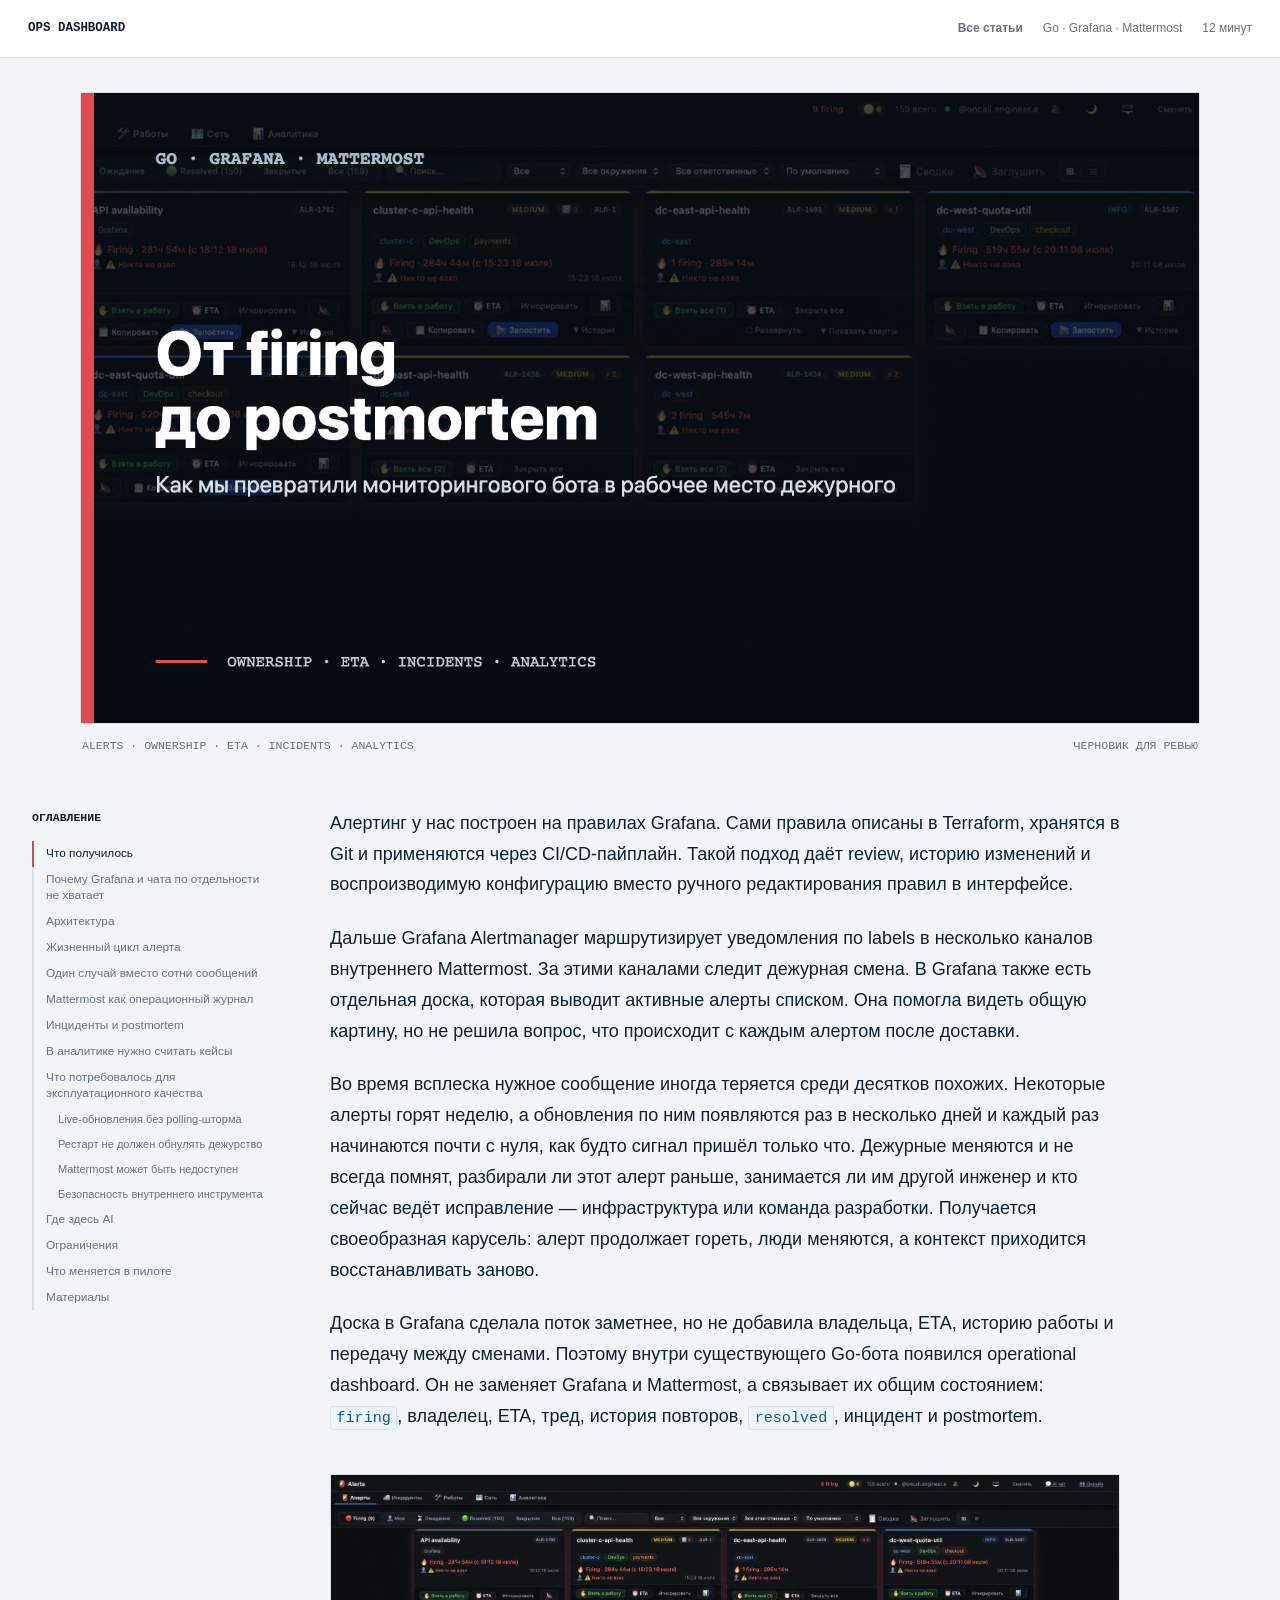
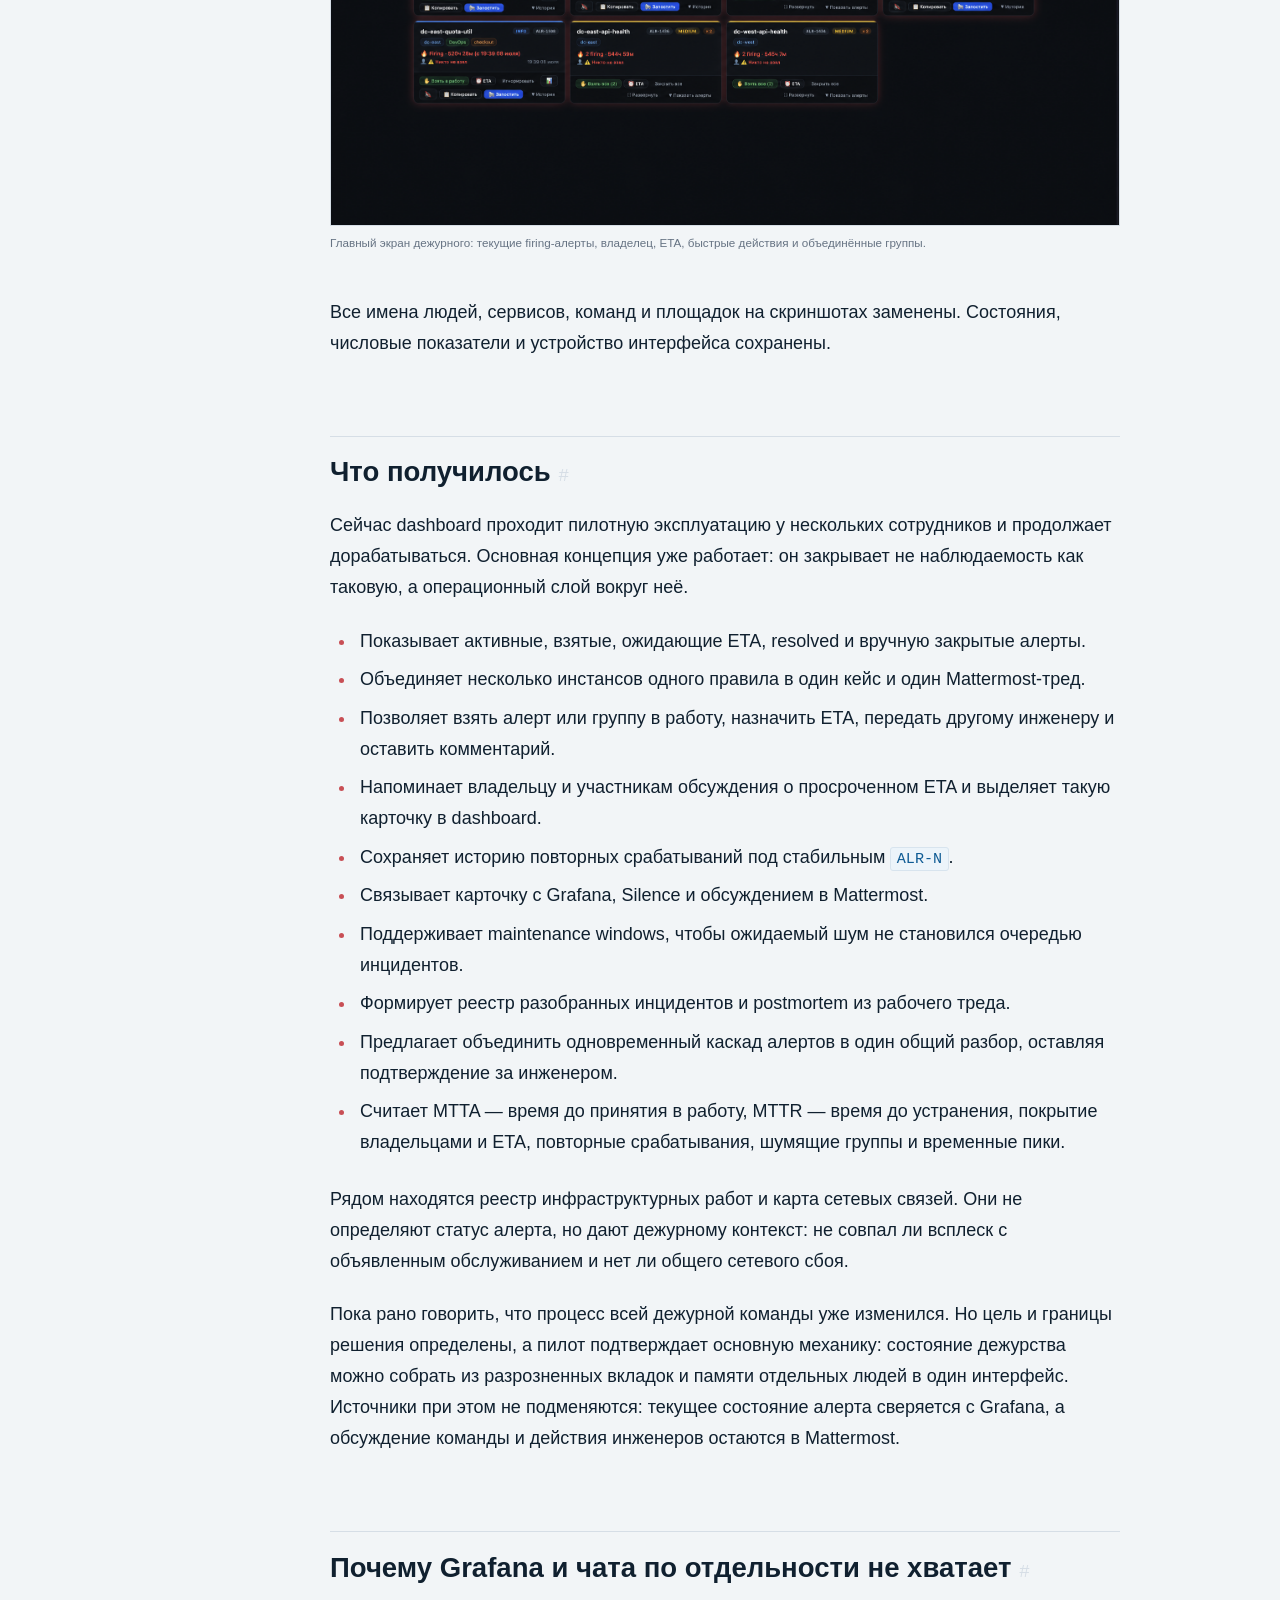
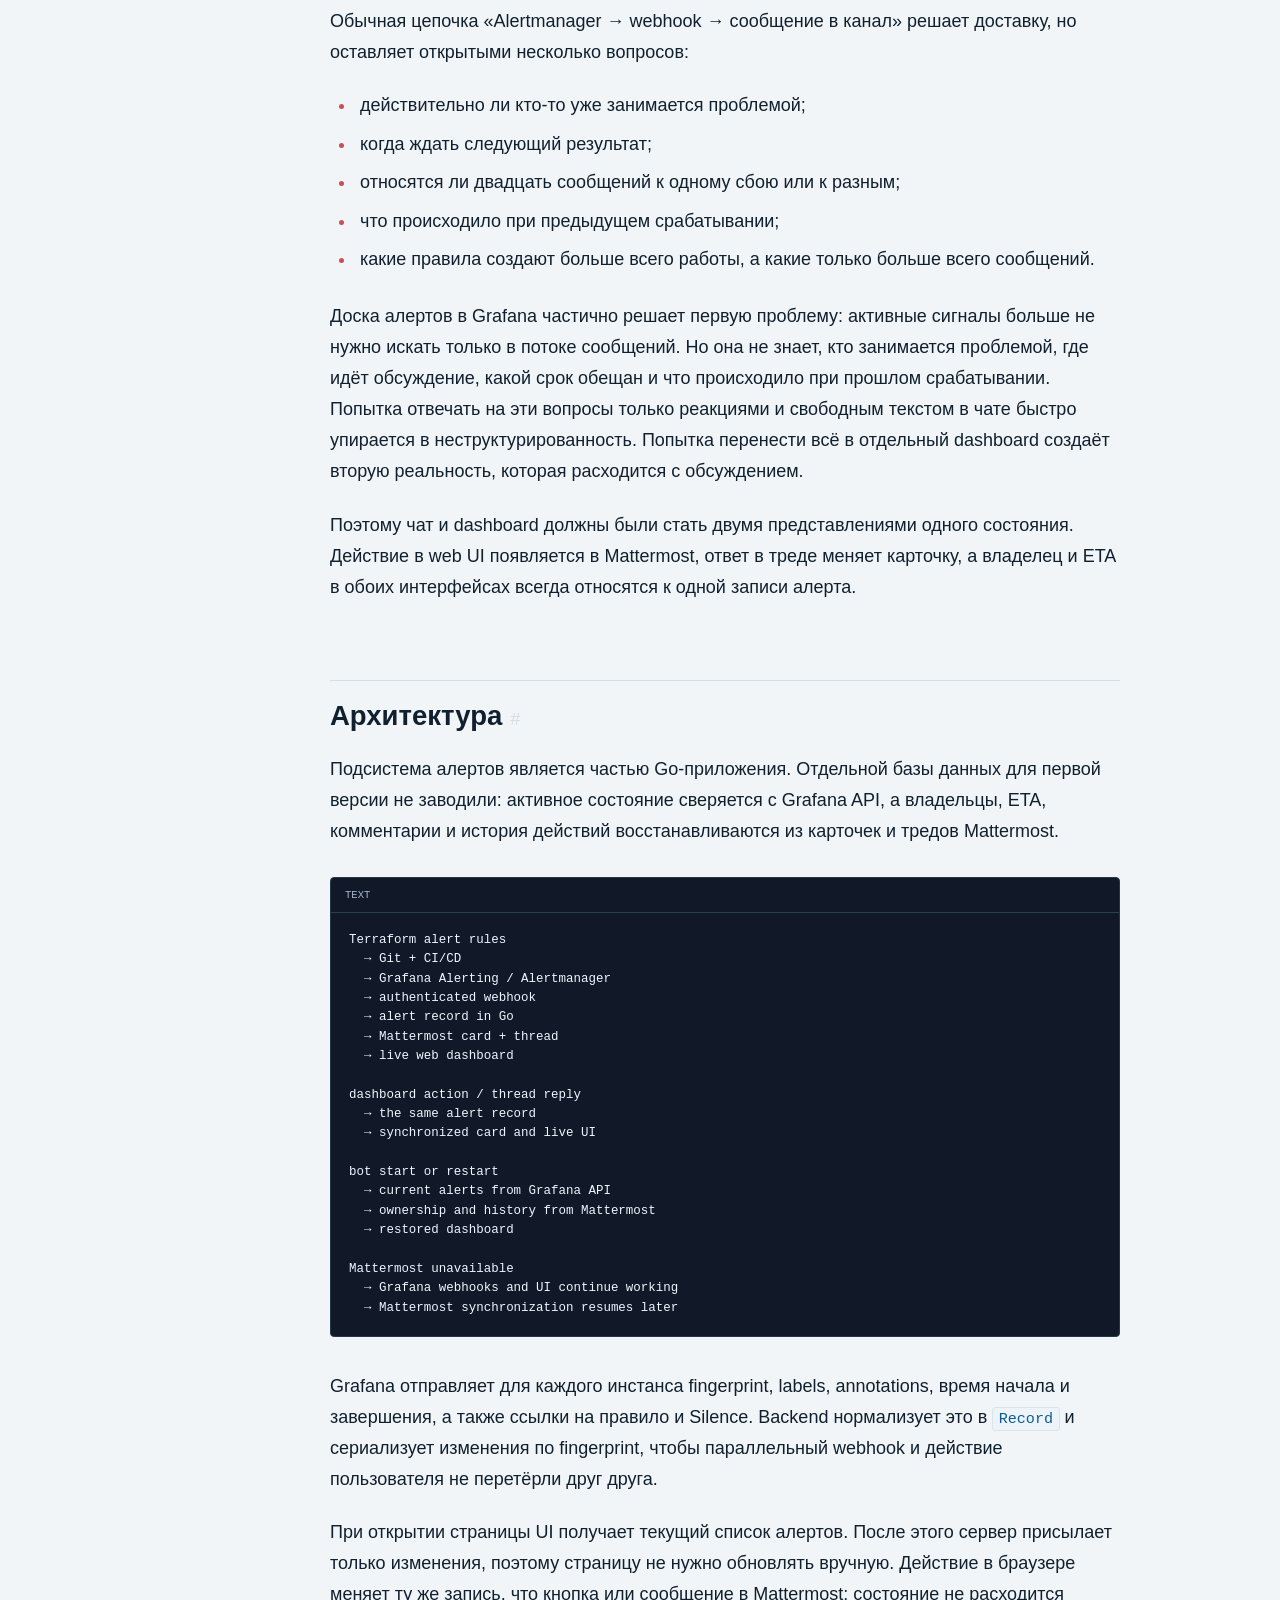
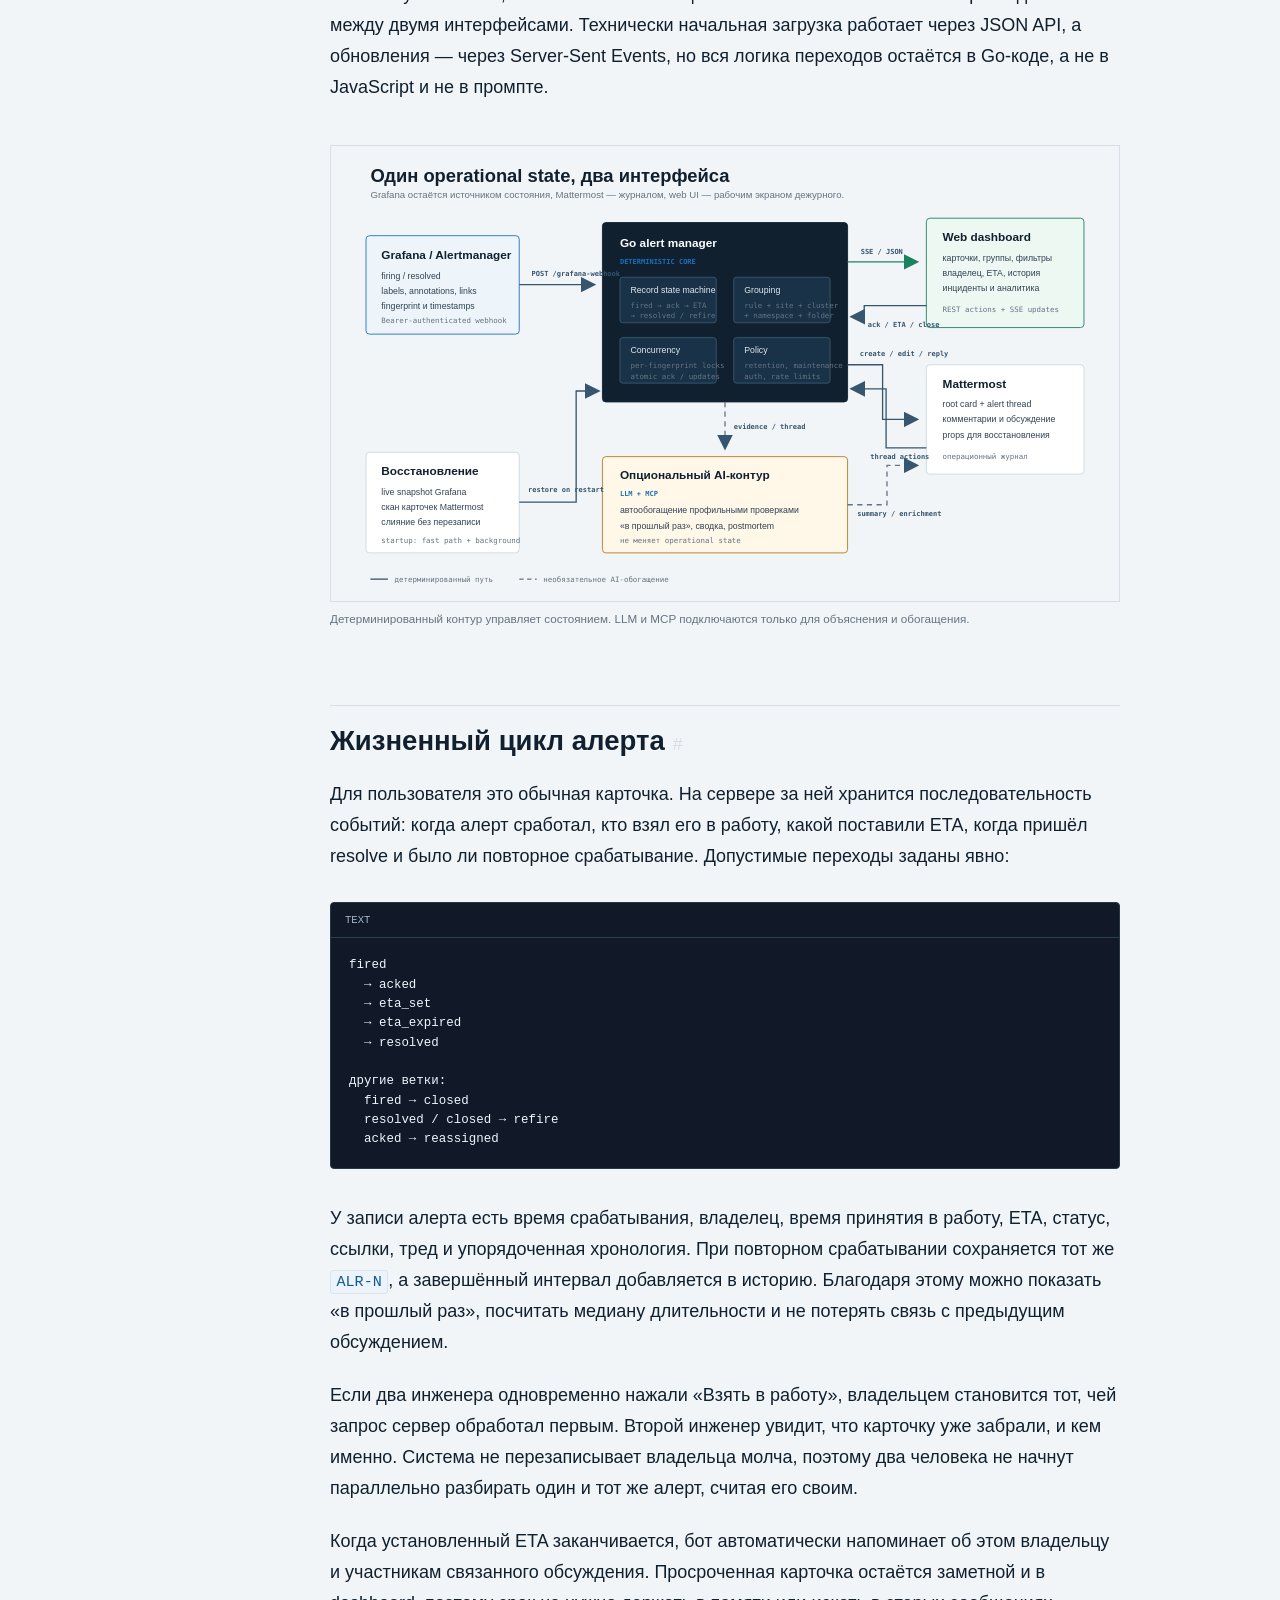
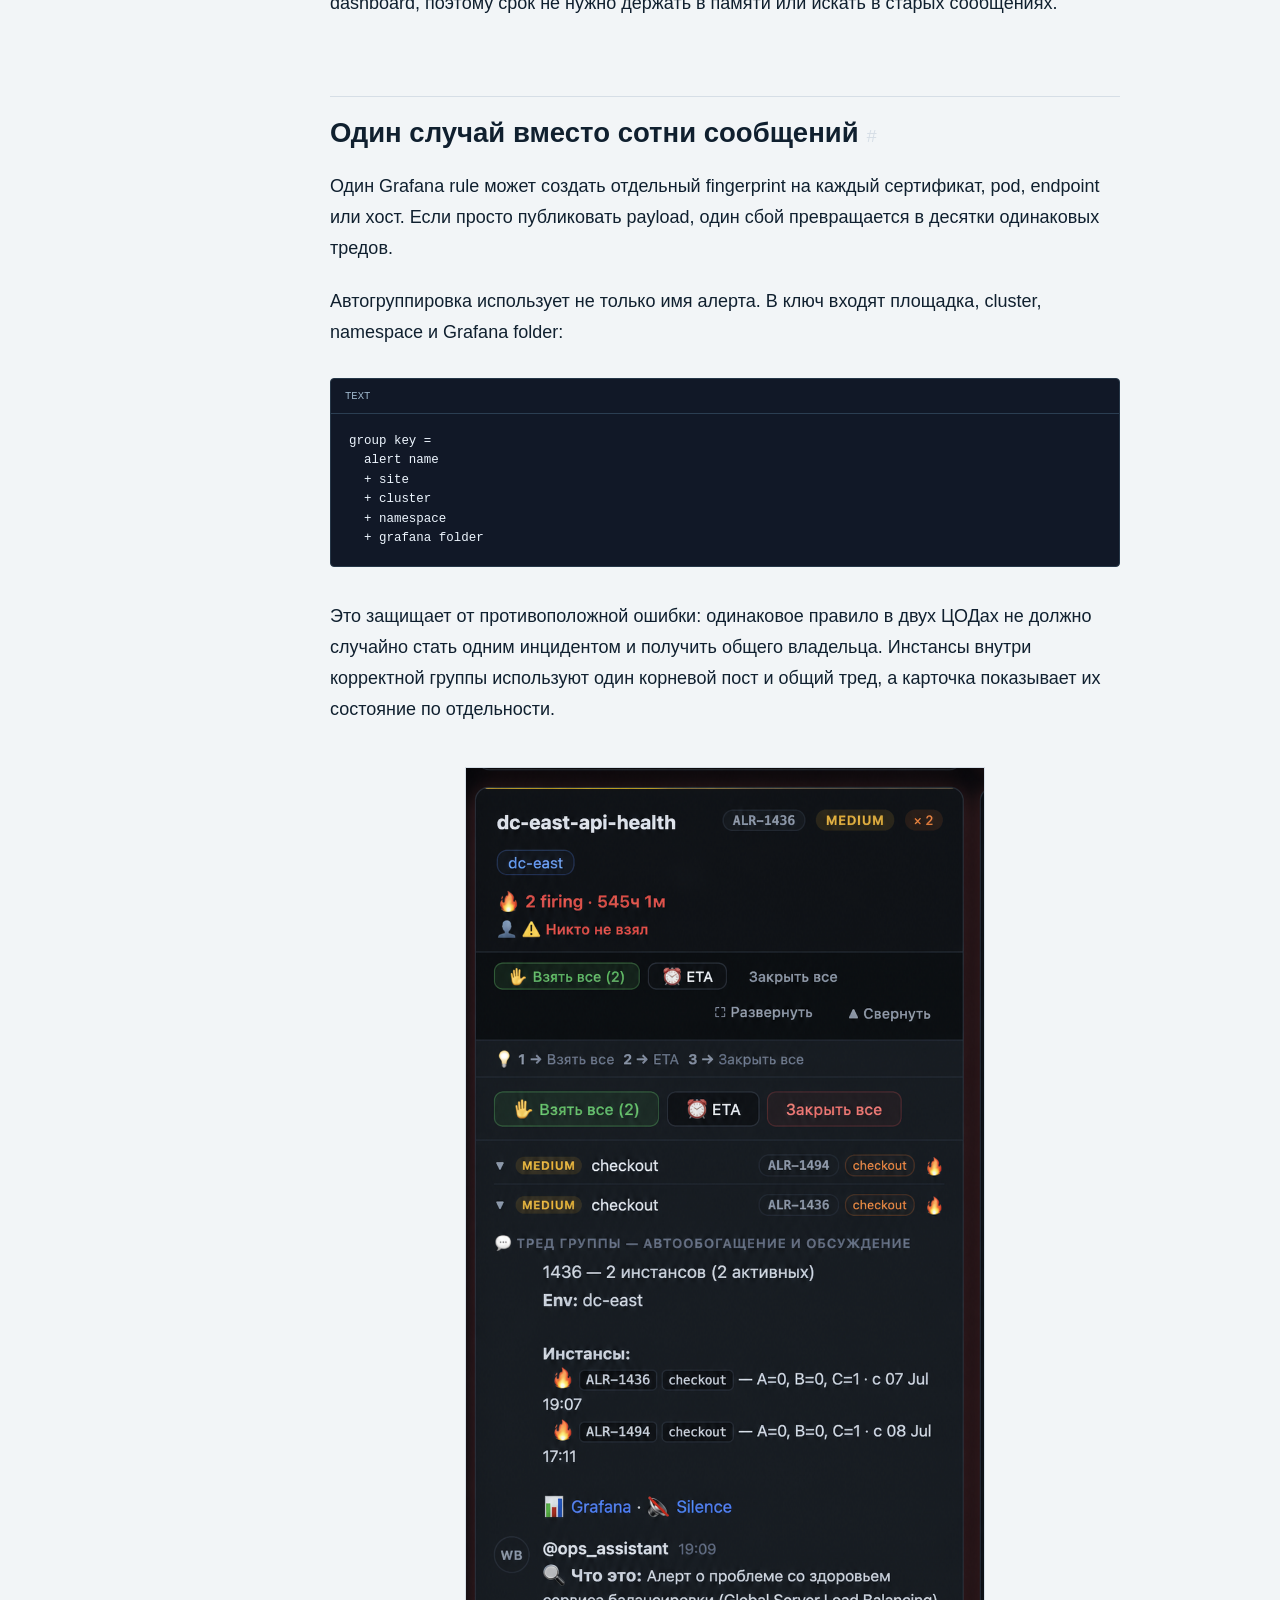
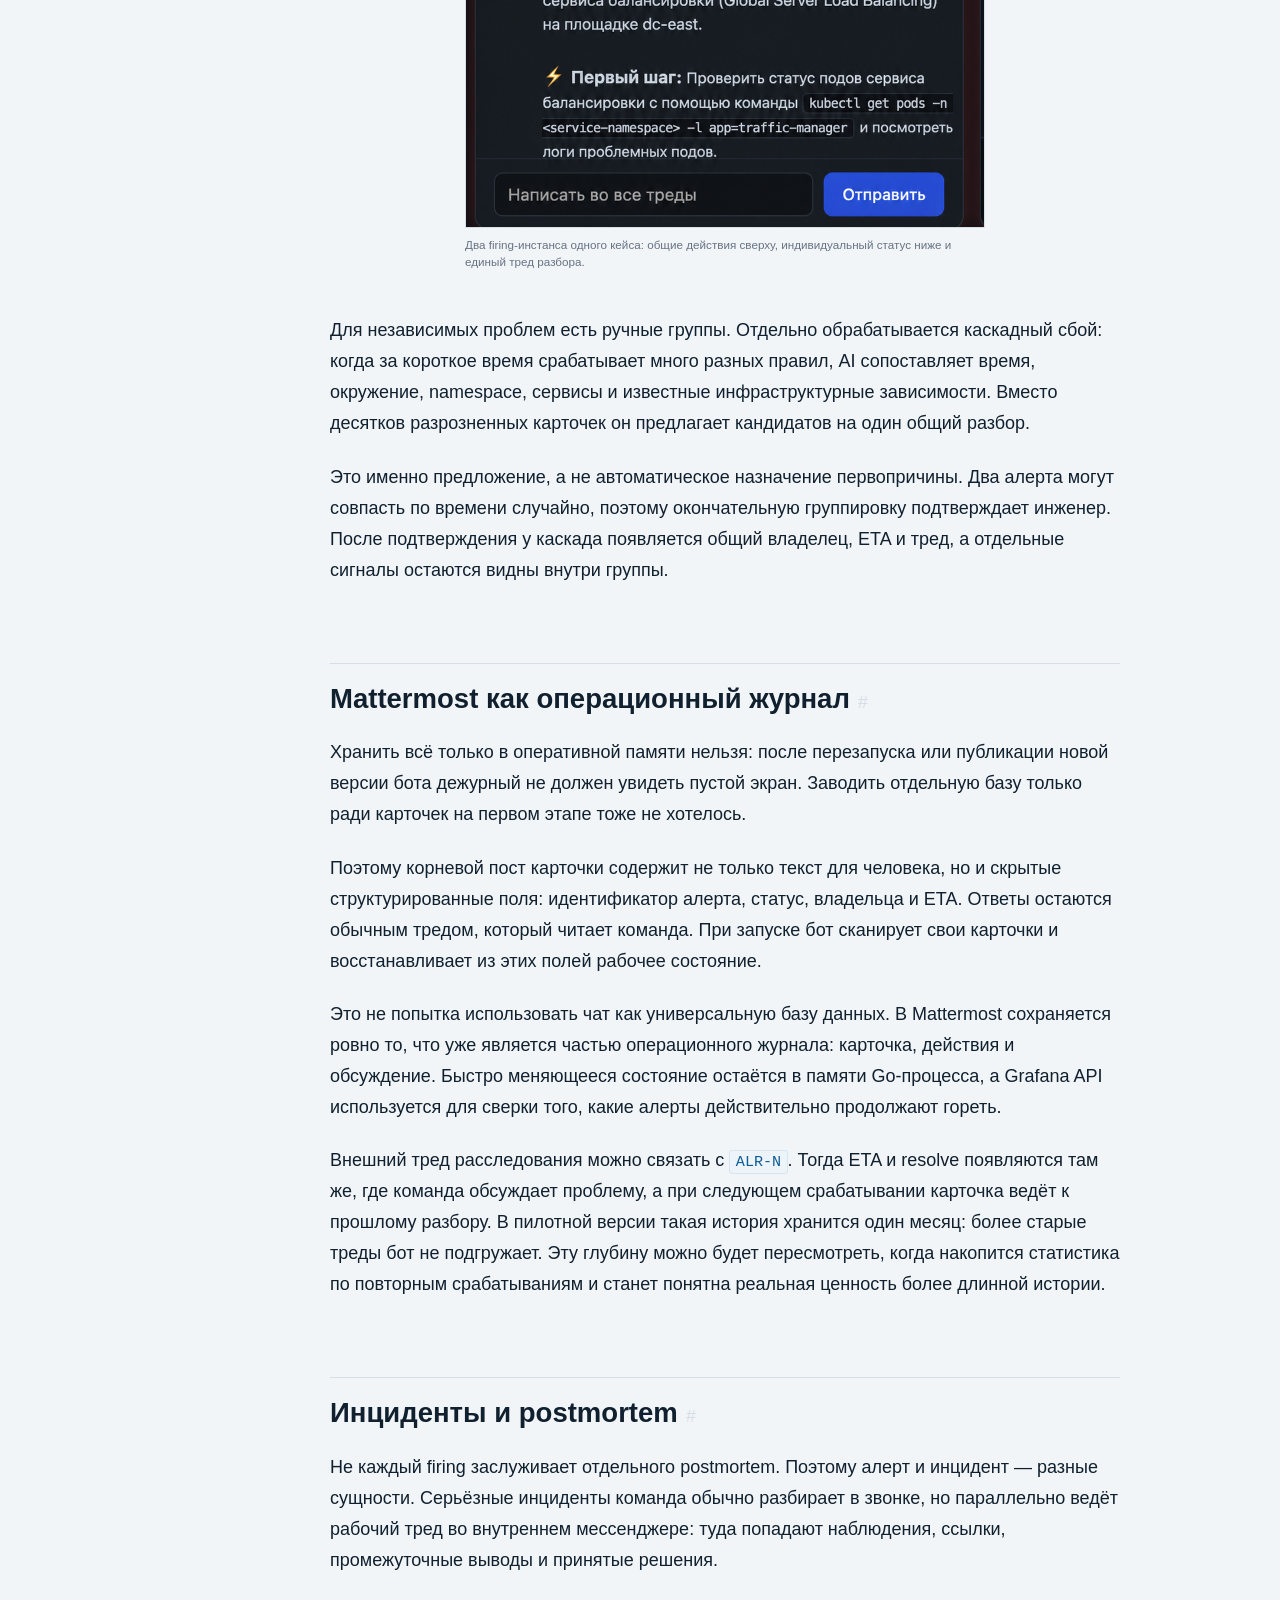
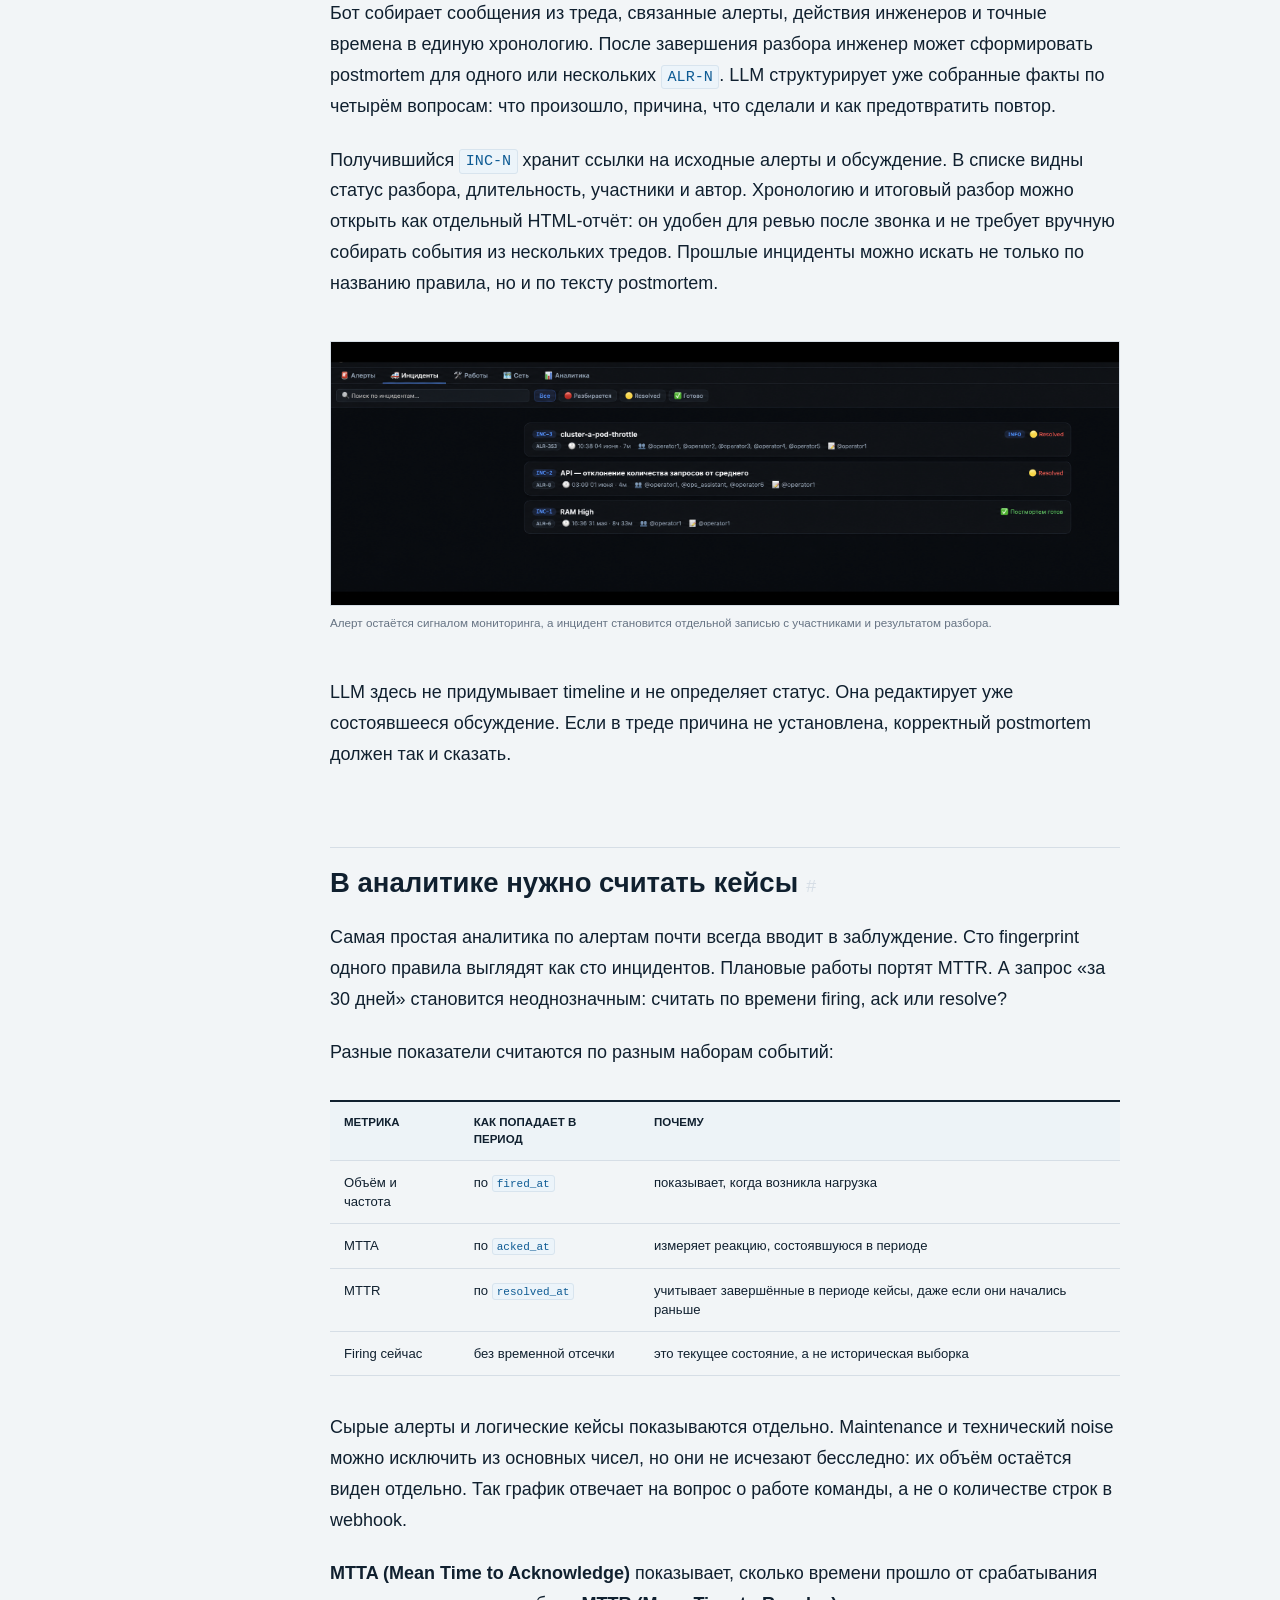
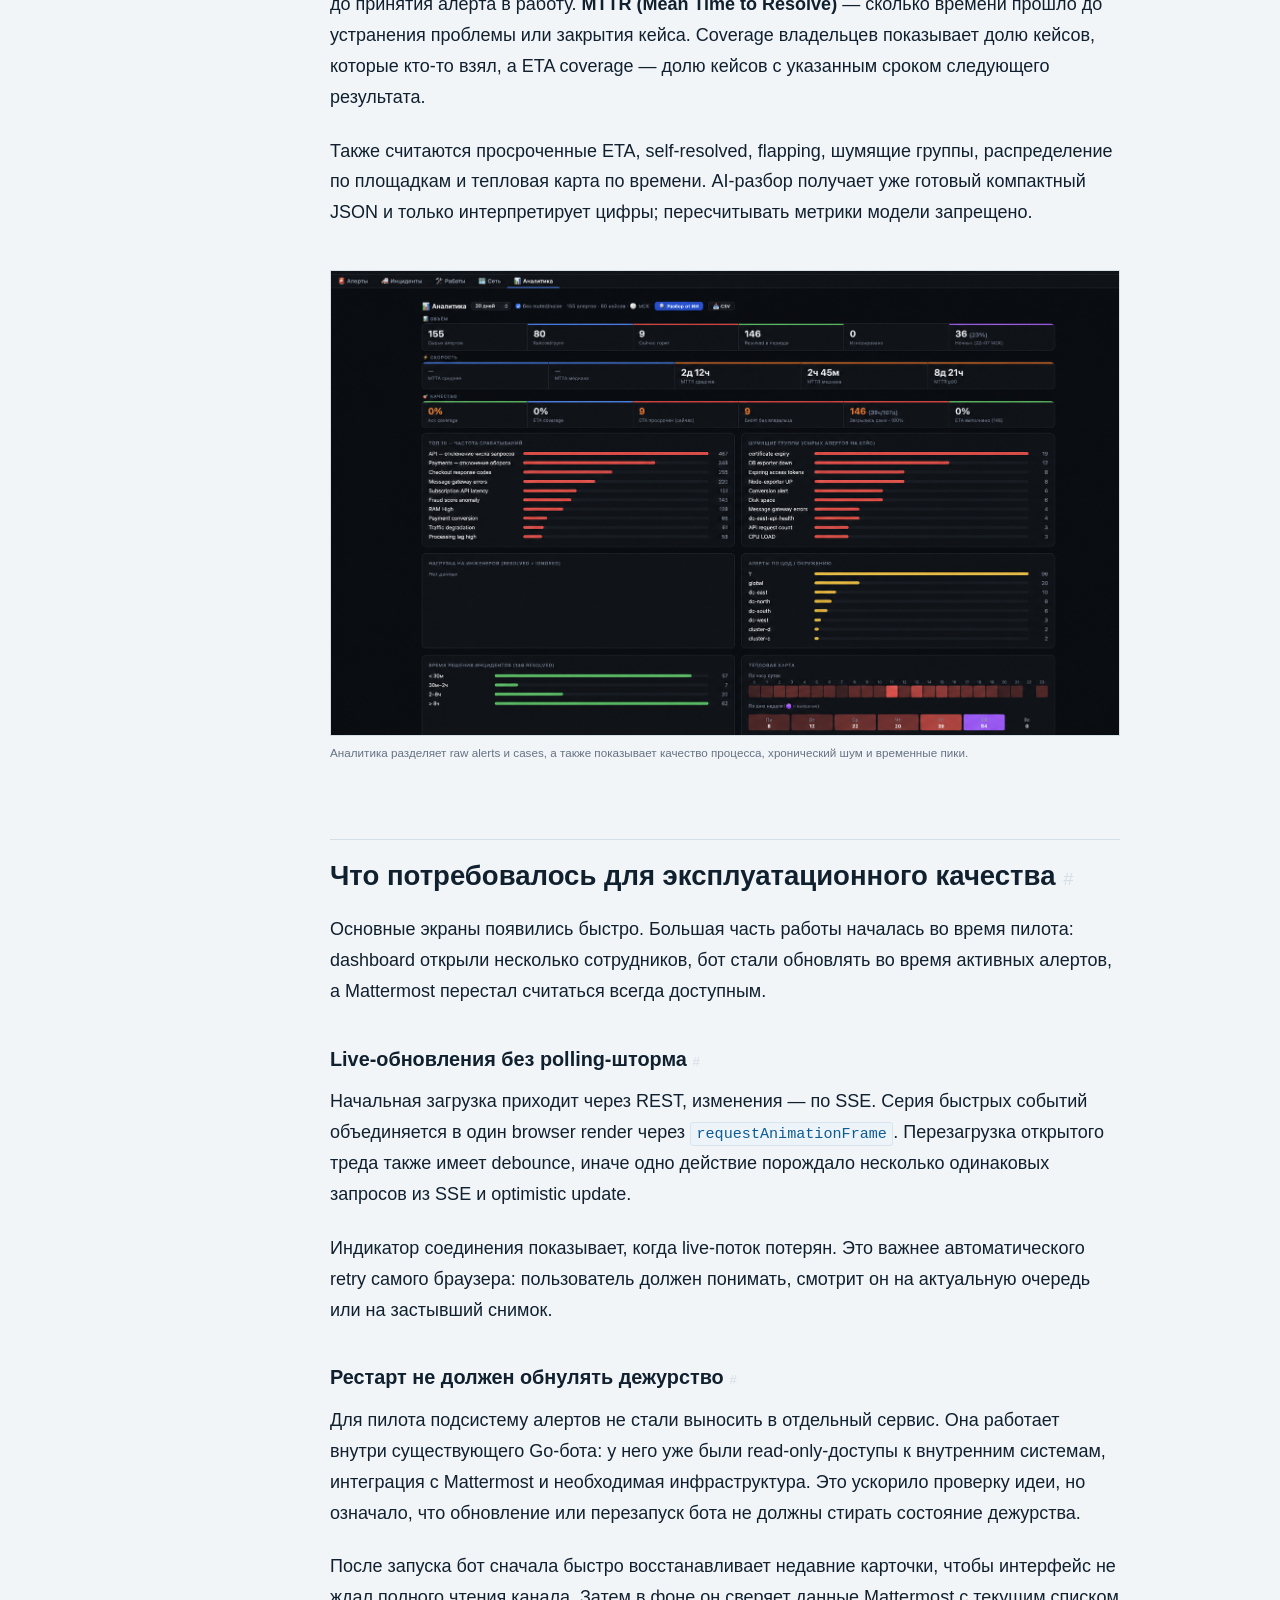
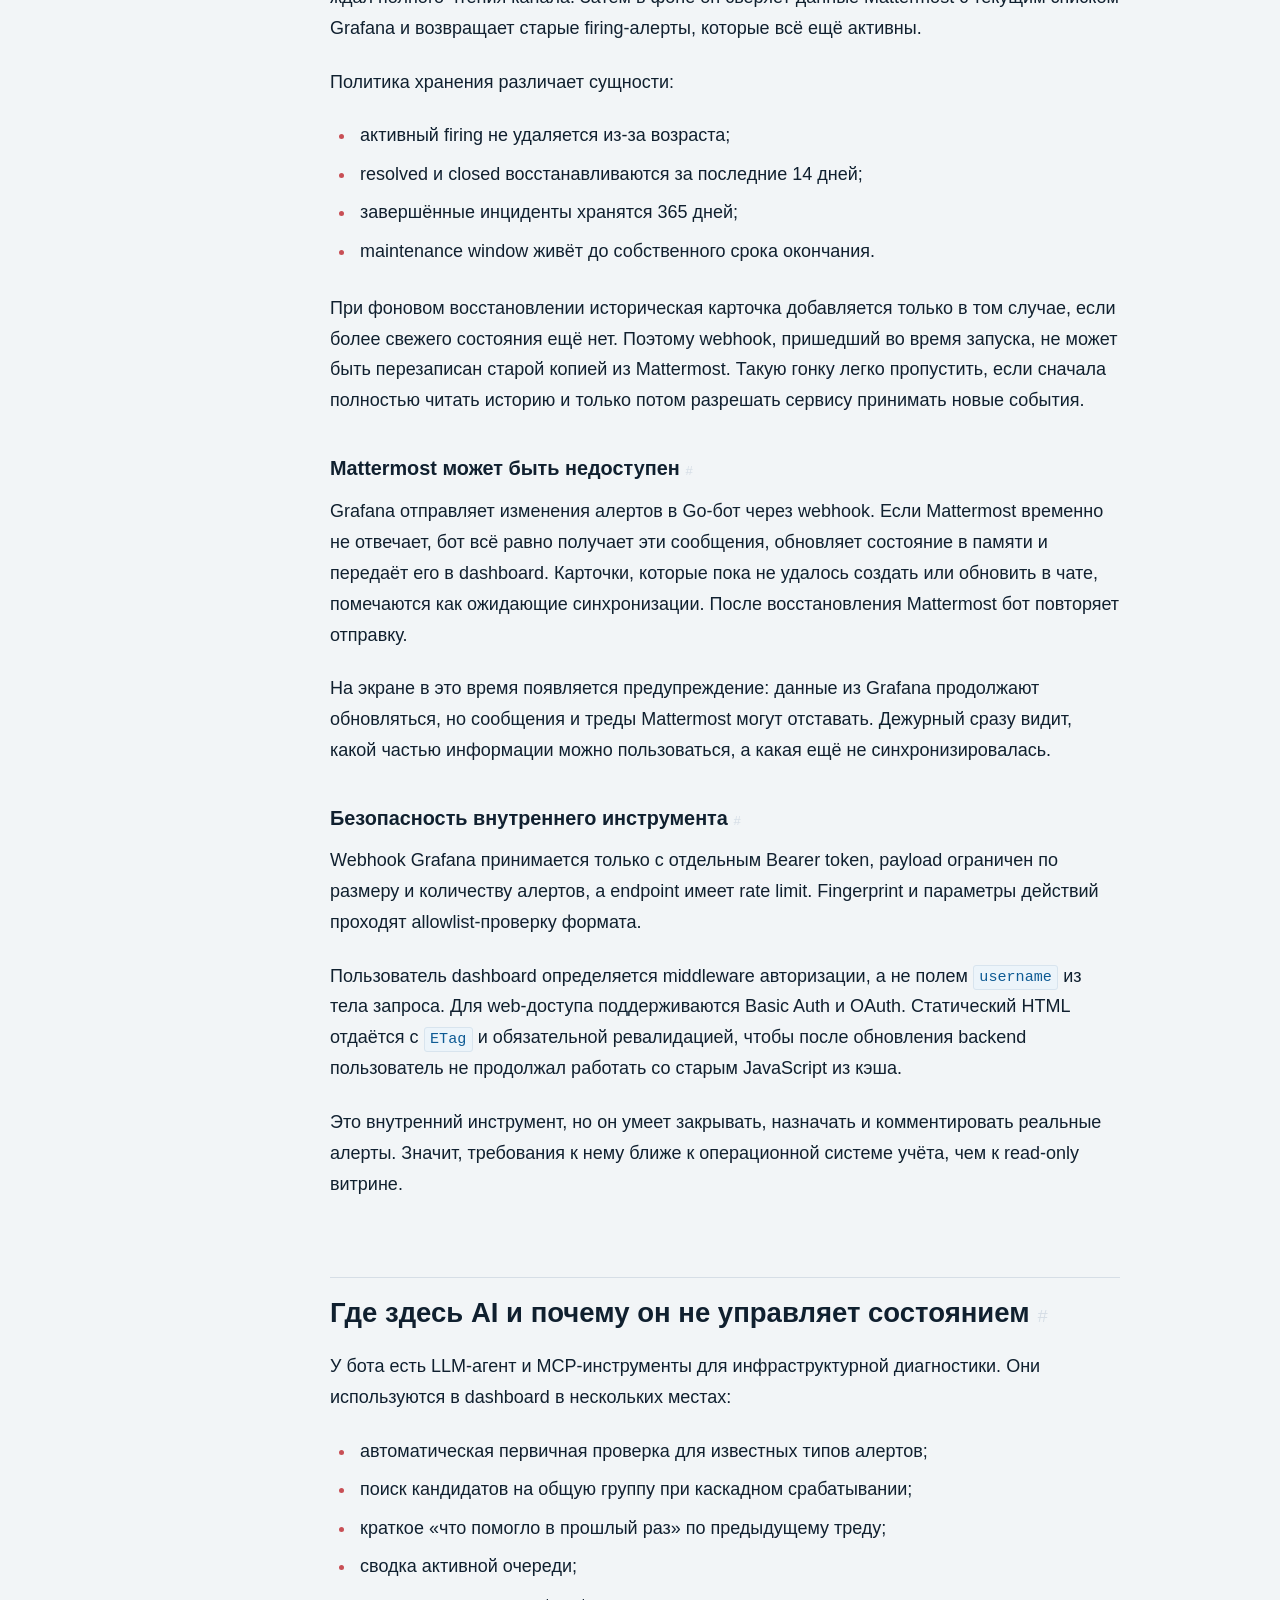
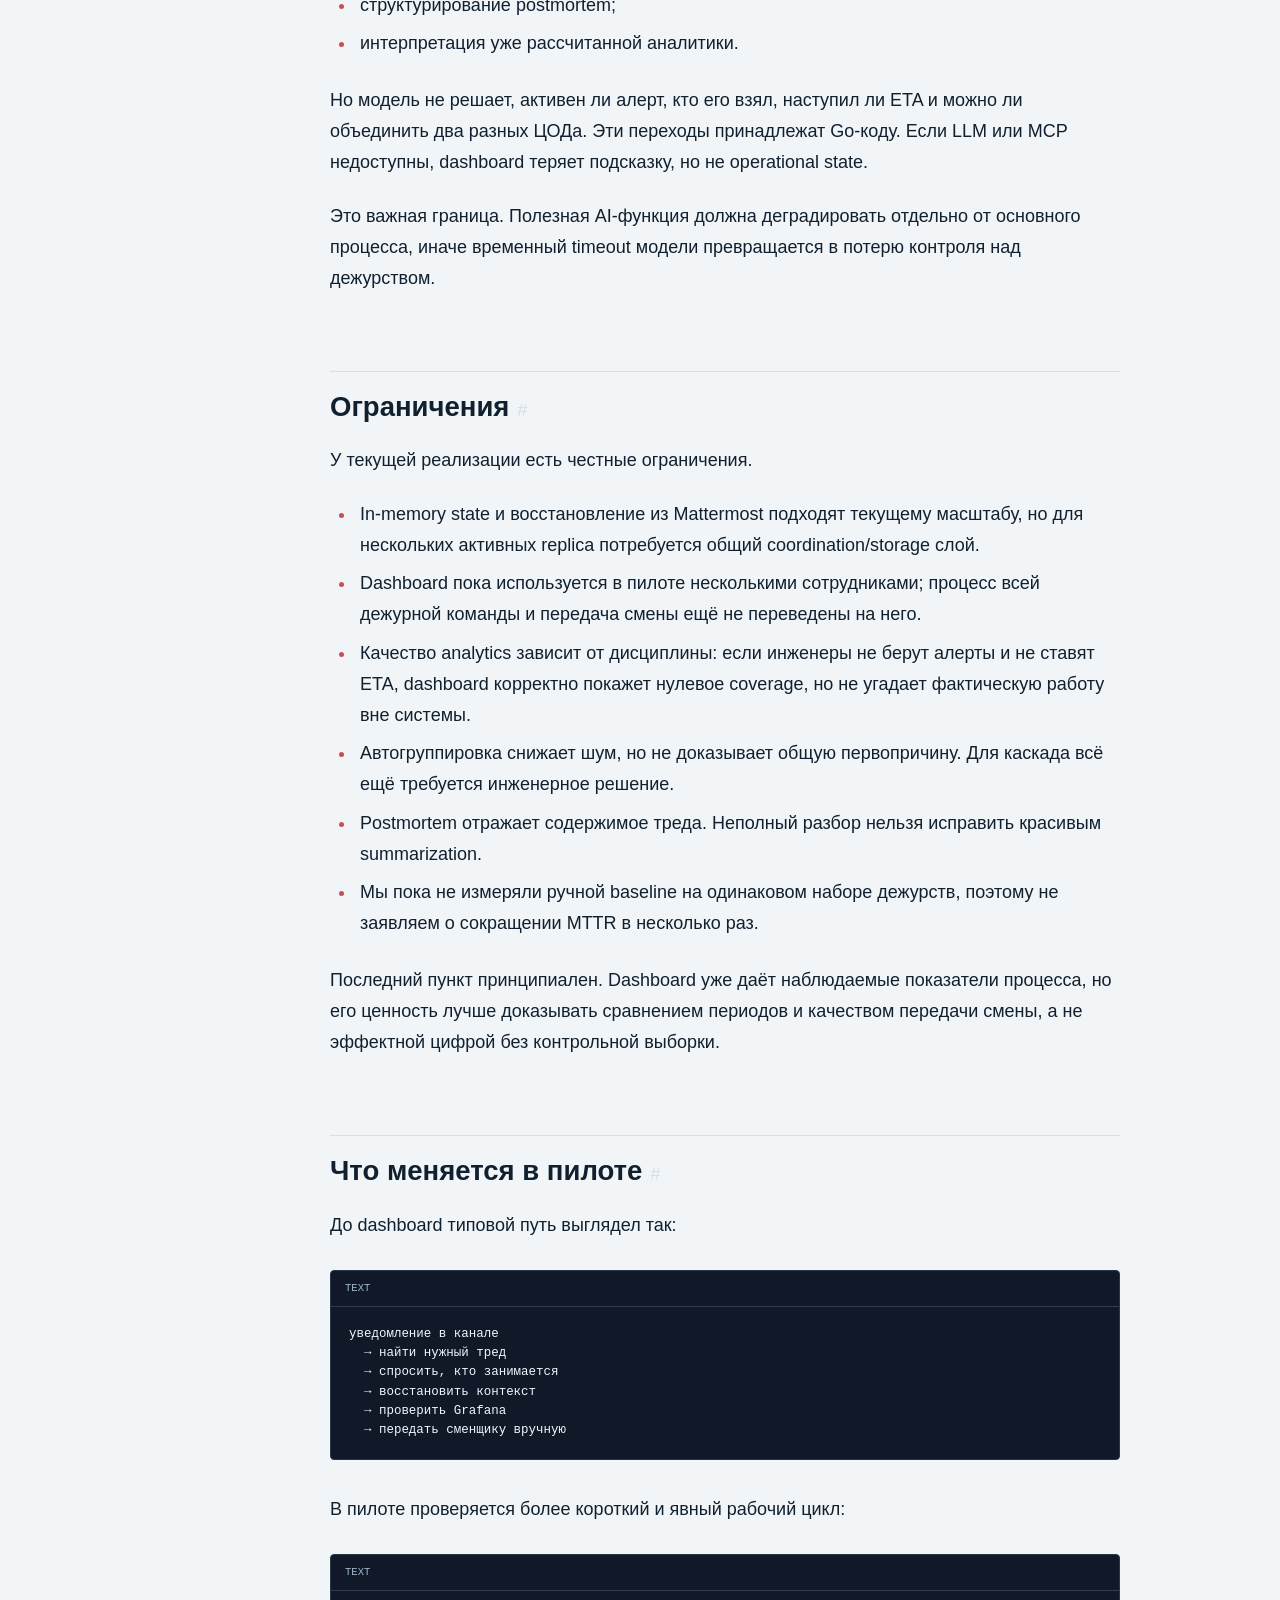
<file: docs/articles/ops-dashboard/index.html>
<!doctype html>
<html lang="ru">
<head>
  <meta charset="utf-8">
  <meta name="viewport" content="width=device-width, initial-scale=1">
  <title>От firing до postmortem: рабочее место дежурного поверх Grafana и Mattermost</title>
  <meta name="description" content="Как Go-сервис превращает поток firing/resolved в управляемые кейсы с владельцем, ETA, общим тредом, восстановлением после рестарта, постмортемами и аналитикой.">
  <meta name="robots" content="noindex,nofollow">
  <meta name="theme-color" content="#10202f">
  <meta property="og:type" content="article">
  <meta property="og:locale" content="ru_RU">
  <meta property="og:title" content="От firing до postmortem: рабочее место дежурного поверх Grafana и Mattermost">
  <meta property="og:description" content="Почему мало доставить алерт в чат и как собрать вокруг него управляемый operational workflow.">
  <meta property="og:image" content="assets/article-cover-review.png">
  <meta name="twitter:card" content="summary_large_image">
  <link rel="icon" href="data:image/svg+xml,<svg xmlns=%22http://www.w3.org/2000/svg%22 viewBox=%220 0 64 64%22><rect width=%2264%22 height=%2264%22 rx=%228%22 fill=%22%2310202f%22/><text x=%2232%22 y=%2241%22 text-anchor=%22middle%22 font-family=%22monospace%22 font-size=%2224%22 fill=%22%23ffffff%22>OP</text></svg>">
  <link rel="stylesheet" href="styles.css">
</head>
<body>
  <div class="reading-progress" aria-hidden="true"><span></span></div>
  <header class="site-header">
    <a class="site-mark" href="#top" aria-label="В начало статьи">OPS DASHBOARD</a>
    <div class="site-meta">
      <a class="site-home-link" href="../../">Все статьи</a>
      <span>Go · Grafana · Mattermost</span>
      <span>12 минут</span>
    </div>
  </header>

  <main id="top">
    <section class="hero" aria-labelledby="article-title">
      <h1 id="article-title" class="sr-only">От firing до postmortem: рабочее место дежурного поверх Grafana и Mattermost</h1>
      <img src="assets/article-cover-review.png" alt="Рабочее место дежурного поверх Grafana и Mattermost" width="780" height="440">
      <div class="hero-caption">
        <span>Alerts · ownership · ETA · incidents · analytics</span>
        <span>Черновик для ревью</span>
      </div>
    </section>

    <details class="mobile-toc">
      <summary>Оглавление</summary>
      <nav aria-label="Оглавление статьи">
        <ul class="toc-list">
          <li><a href="#chto-poluchilos" data-section="chto-poluchilos">Что получилось</a></li>
          <li><a href="#pochemu-grafana-i-chat-po-otdelnosti-ne-hvataet" data-section="pochemu-grafana-i-chat-po-otdelnosti-ne-hvataet">Почему Grafana и чата по отдельности не хватает</a></li>
          <li><a href="#arhitektura" data-section="arhitektura">Архитектура</a></li>
          <li><a href="#zhiznennyy-cikl-alerta" data-section="zhiznennyy-cikl-alerta">Жизненный цикл алерта</a></li>
          <li><a href="#odin-sluchay-vmesto-sotni-soobscheniy" data-section="odin-sluchay-vmesto-sotni-soobscheniy">Один случай вместо сотни сообщений</a></li>
          <li><a href="#mattermost-kak-operacionnyy-zhurnal" data-section="mattermost-kak-operacionnyy-zhurnal">Mattermost как операционный журнал</a></li>
          <li><a href="#incidenty-i-postmortem" data-section="incidenty-i-postmortem">Инциденты и postmortem</a></li>
          <li><a href="#analitika-nuzhno-schitat-keysy" data-section="analitika-nuzhno-schitat-keysy">В аналитике нужно считать кейсы</a></li>
          <li><a href="#chto-potrebovalos-dlya-ekspluatacionnogo-kachestva" data-section="chto-potrebovalos-dlya-ekspluatacionnogo-kachestva">Что потребовалось для эксплуатационного качества</a>
            <ul class="toc-sublist">
              <li><a href="#live-obnovleniya-bez-polling-shtorma" data-section="live-obnovleniya-bez-polling-shtorma">Live-обновления без polling-шторма</a></li>
              <li><a href="#restart-ne-dolzhen-obnulyat-dezhurstvo" data-section="restart-ne-dolzhen-obnulyat-dezhurstvo">Рестарт не должен обнулять дежурство</a></li>
              <li><a href="#mattermost-mozhet-byt-nedostupen" data-section="mattermost-mozhet-byt-nedostupen">Mattermost может быть недоступен</a></li>
              <li><a href="#bezopasnost-vnutrennego-instrumenta" data-section="bezopasnost-vnutrennego-instrumenta">Безопасность внутреннего инструмента</a></li>
            </ul>
          </li>
          <li><a href="#gde-zdes-ai-i-pochemu-on-ne-upravlyaet-sostoyaniem" data-section="gde-zdes-ai-i-pochemu-on-ne-upravlyaet-sostoyaniem">Где здесь AI</a></li>
          <li><a href="#ogranicheniya" data-section="ogranicheniya">Ограничения</a></li>
          <li><a href="#chto-izmenilos-v-processe" data-section="chto-izmenilos-v-processe">Что меняется в пилоте</a></li>
          <li><a href="#materialy" data-section="materialy">Материалы</a></li>
        </ul>
      </nav>
    </details>

    <div class="article-layout">
      <aside class="desktop-toc">
        <nav aria-label="Оглавление статьи">
          <p class="toc-title">Оглавление</p>
          <ul class="toc-list">
            <li><a href="#chto-poluchilos" data-section="chto-poluchilos">Что получилось</a></li>
            <li><a href="#pochemu-grafana-i-chat-po-otdelnosti-ne-hvataet" data-section="pochemu-grafana-i-chat-po-otdelnosti-ne-hvataet">Почему Grafana и чата по отдельности не хватает</a></li>
            <li><a href="#arhitektura" data-section="arhitektura">Архитектура</a></li>
            <li><a href="#zhiznennyy-cikl-alerta" data-section="zhiznennyy-cikl-alerta">Жизненный цикл алерта</a></li>
            <li><a href="#odin-sluchay-vmesto-sotni-soobscheniy" data-section="odin-sluchay-vmesto-sotni-soobscheniy">Один случай вместо сотни сообщений</a></li>
            <li><a href="#mattermost-kak-operacionnyy-zhurnal" data-section="mattermost-kak-operacionnyy-zhurnal">Mattermost как операционный журнал</a></li>
            <li><a href="#incidenty-i-postmortem" data-section="incidenty-i-postmortem">Инциденты и postmortem</a></li>
            <li><a href="#analitika-nuzhno-schitat-keysy" data-section="analitika-nuzhno-schitat-keysy">В аналитике нужно считать кейсы</a></li>
            <li><a href="#chto-potrebovalos-dlya-ekspluatacionnogo-kachestva" data-section="chto-potrebovalos-dlya-ekspluatacionnogo-kachestva">Что потребовалось для эксплуатационного качества</a>
              <ul class="toc-sublist">
                <li><a href="#live-obnovleniya-bez-polling-shtorma" data-section="live-obnovleniya-bez-polling-shtorma">Live-обновления без polling-шторма</a></li>
                <li><a href="#restart-ne-dolzhen-obnulyat-dezhurstvo" data-section="restart-ne-dolzhen-obnulyat-dezhurstvo">Рестарт не должен обнулять дежурство</a></li>
                <li><a href="#mattermost-mozhet-byt-nedostupen" data-section="mattermost-mozhet-byt-nedostupen">Mattermost может быть недоступен</a></li>
                <li><a href="#bezopasnost-vnutrennego-instrumenta" data-section="bezopasnost-vnutrennego-instrumenta">Безопасность внутреннего инструмента</a></li>
              </ul>
            </li>
            <li><a href="#gde-zdes-ai-i-pochemu-on-ne-upravlyaet-sostoyaniem" data-section="gde-zdes-ai-i-pochemu-on-ne-upravlyaet-sostoyaniem">Где здесь AI</a></li>
            <li><a href="#ogranicheniya" data-section="ogranicheniya">Ограничения</a></li>
            <li><a href="#chto-izmenilos-v-processe" data-section="chto-izmenilos-v-processe">Что меняется в пилоте</a></li>
            <li><a href="#materialy" data-section="materialy">Материалы</a></li>
          </ul>
        </nav>
      </aside>

      <article class="article-body">
        <p>Алертинг у нас построен на правилах Grafana. Сами правила описаны в Terraform, хранятся в Git и применяются через CI/CD-пайплайн. Такой подход даёт review, историю изменений и воспроизводимую конфигурацию вместо ручного редактирования правил в интерфейсе.</p>

        <p>Дальше Grafana Alertmanager маршрутизирует уведомления по labels в несколько каналов внутреннего Mattermost. За этими каналами следит дежурная смена. В Grafana также есть отдельная доска, которая выводит активные алерты списком. Она помогла видеть общую картину, но не решила вопрос, что происходит с каждым алертом после доставки.</p>

        <p>Во время всплеска нужное сообщение иногда теряется среди десятков похожих. Некоторые алерты горят неделю, а обновления по ним появляются раз в несколько дней и каждый раз начинаются почти с нуля, как будто сигнал пришёл только что. Дежурные меняются и не всегда помнят, разбирали ли этот алерт раньше, занимается ли им другой инженер и кто сейчас ведёт исправление — инфраструктура или команда разработки. Получается своеобразная карусель: алерт продолжает гореть, люди меняются, а контекст приходится восстанавливать заново.</p>

        <p>Доска в Grafana сделала поток заметнее, но не добавила владельца, ETA, историю работы и передачу между сменами. Поэтому внутри существующего Go-бота появился operational dashboard. Он не заменяет Grafana и Mattermost, а связывает их общим состоянием: <code>firing</code>, владелец, ETA, тред, история повторов, <code>resolved</code>, инцидент и postmortem.</p>

        <figure>
          <a href="assets/dashboard-alerts-anon.png" target="_blank">
            <img src="assets/dashboard-alerts-anon.png" alt="Обезличенный главный экран с активными алертами, владельцами, ETA и группами" width="1881" height="836" loading="lazy">
          </a>
          <figcaption>Главный экран дежурного: текущие firing-алерты, владелец, ETA, быстрые действия и объединённые группы.</figcaption>
        </figure>

        <p>Все имена людей, сервисов, команд и площадок на скриншотах заменены. Состояния, числовые показатели и устройство интерфейса сохранены.</p>

        <h2 id="chto-poluchilos">Что получилось<a class="heading-anchor" href="#chto-poluchilos" aria-label="Ссылка на раздел «Что получилось»">#</a></h2>

        <p>Сейчас dashboard проходит пилотную эксплуатацию у нескольких сотрудников и продолжает дорабатываться. Основная концепция уже работает: он закрывает не наблюдаемость как таковую, а операционный слой вокруг неё.</p>

        <ul>
          <li>Показывает активные, взятые, ожидающие ETA, resolved и вручную закрытые алерты.</li>
          <li>Объединяет несколько инстансов одного правила в один кейс и один Mattermost-тред.</li>
          <li>Позволяет взять алерт или группу в работу, назначить ETA, передать другому инженеру и оставить комментарий.</li>
          <li>Напоминает владельцу и участникам обсуждения о просроченном ETA и выделяет такую карточку в dashboard.</li>
          <li>Сохраняет историю повторных срабатываний под стабильным <code>ALR-N</code>.</li>
          <li>Связывает карточку с Grafana, Silence и обсуждением в Mattermost.</li>
          <li>Поддерживает maintenance windows, чтобы ожидаемый шум не становился очередью инцидентов.</li>
          <li>Формирует реестр разобранных инцидентов и postmortem из рабочего треда.</li>
          <li>Предлагает объединить одновременный каскад алертов в один общий разбор, оставляя подтверждение за инженером.</li>
          <li>Считает MTTA — время до принятия в работу, MTTR — время до устранения, покрытие владельцами и ETA, повторные срабатывания, шумящие группы и временные пики.</li>
        </ul>

        <p>Рядом находятся реестр инфраструктурных работ и карта сетевых связей. Они не определяют статус алерта, но дают дежурному контекст: не совпал ли всплеск с объявленным обслуживанием и нет ли общего сетевого сбоя.</p>

        <p>Пока рано говорить, что процесс всей дежурной команды уже изменился. Но цель и границы решения определены, а пилот подтверждает основную механику: состояние дежурства можно собрать из разрозненных вкладок и памяти отдельных людей в один интерфейс. Источники при этом не подменяются: текущее состояние алерта сверяется с Grafana, а обсуждение команды и действия инженеров остаются в Mattermost.</p>

        <h2 id="pochemu-grafana-i-chat-po-otdelnosti-ne-hvataet">Почему Grafana и чата по отдельности не хватает<a class="heading-anchor" href="#pochemu-grafana-i-chat-po-otdelnosti-ne-hvataet" aria-label="Ссылка на раздел «Почему Grafana и чата по отдельности не хватает»">#</a></h2>

        <p>Обычная цепочка «Alertmanager → webhook → сообщение в канал» решает доставку, но оставляет открытыми несколько вопросов:</p>

        <ul>
          <li>действительно ли кто-то уже занимается проблемой;</li>
          <li>когда ждать следующий результат;</li>
          <li>относятся ли двадцать сообщений к одному сбою или к разным;</li>
          <li>что происходило при предыдущем срабатывании;</li>
          <li>какие правила создают больше всего работы, а какие только больше всего сообщений.</li>
        </ul>

        <p>Доска алертов в Grafana частично решает первую проблему: активные сигналы больше не нужно искать только в потоке сообщений. Но она не знает, кто занимается проблемой, где идёт обсуждение, какой срок обещан и что происходило при прошлом срабатывании. Попытка отвечать на эти вопросы только реакциями и свободным текстом в чате быстро упирается в неструктурированность. Попытка перенести всё в отдельный dashboard создаёт вторую реальность, которая расходится с обсуждением.</p>

        <p>Поэтому чат и dashboard должны были стать двумя представлениями одного состояния. Действие в web UI появляется в Mattermost, ответ в треде меняет карточку, а владелец и ETA в обоих интерфейсах всегда относятся к одной записи алерта.</p>

        <h2 id="arhitektura">Архитектура<a class="heading-anchor" href="#arhitektura" aria-label="Ссылка на раздел «Архитектура»">#</a></h2>

        <p>Подсистема алертов является частью Go-приложения. Отдельной базы данных для первой версии не заводили: активное состояние сверяется с Grafana API, а владельцы, ETA, комментарии и история действий восстанавливаются из карточек и тредов Mattermost.</p>

        <div class="code-block">
          <div class="code-label">text</div>
          <pre><code class="language-text">Terraform alert rules
  → Git + CI/CD
  → Grafana Alerting / Alertmanager
  → authenticated webhook
  → alert record in Go
  → Mattermost card + thread
  → live web dashboard

dashboard action / thread reply
  → the same alert record
  → synchronized card and live UI

bot start or restart
  → current alerts from Grafana API
  → ownership and history from Mattermost
  → restored dashboard

Mattermost unavailable
  → Grafana webhooks and UI continue working
  → Mattermost synchronization resumes later</code></pre>
        </div>

        <p>Grafana отправляет для каждого инстанса fingerprint, labels, annotations, время начала и завершения, а также ссылки на правило и Silence. Backend нормализует это в <code>Record</code> и сериализует изменения по fingerprint, чтобы параллельный webhook и действие пользователя не перетёрли друг друга.</p>

        <p>При открытии страницы UI получает текущий список алертов. После этого сервер присылает только изменения, поэтому страницу не нужно обновлять вручную. Действие в браузере меняет ту же запись, что кнопка или сообщение в Mattermost: состояние не расходится между двумя интерфейсами. Технически начальная загрузка работает через JSON API, а обновления — через Server-Sent Events, но вся логика переходов остаётся в Go-коде, а не в JavaScript и не в промпте.</p>

        <figure>
          <a href="assets/dashboard-architecture.svg" target="_blank">
            <img src="assets/dashboard-architecture.svg" alt="Архитектура operational dashboard: Grafana, Go state machine, Mattermost, web UI, восстановление и AI-контур" width="1800" height="1040" loading="lazy">
          </a>
          <figcaption>Детерминированный контур управляет состоянием. LLM и MCP подключаются только для объяснения и обогащения.</figcaption>
        </figure>

        <h2 id="zhiznennyy-cikl-alerta">Жизненный цикл алерта<a class="heading-anchor" href="#zhiznennyy-cikl-alerta" aria-label="Ссылка на раздел «Жизненный цикл алерта»">#</a></h2>

        <p>Для пользователя это обычная карточка. На сервере за ней хранится последовательность событий: когда алерт сработал, кто взял его в работу, какой поставили ETA, когда пришёл resolve и было ли повторное срабатывание. Допустимые переходы заданы явно:</p>

        <div class="code-block">
          <div class="code-label">text</div>
          <pre><code class="language-text">fired
  → acked
  → eta_set
  → eta_expired
  → resolved

другие ветки:
  fired → closed
  resolved / closed → refire
  acked → reassigned</code></pre>
        </div>

        <p>У записи алерта есть время срабатывания, владелец, время принятия в работу, ETA, статус, ссылки, тред и упорядоченная хронология. При повторном срабатывании сохраняется тот же <code>ALR-N</code>, а завершённый интервал добавляется в историю. Благодаря этому можно показать «в прошлый раз», посчитать медиану длительности и не потерять связь с предыдущим обсуждением.</p>

        <p>Если два инженера одновременно нажали «Взять в работу», владельцем становится тот, чей запрос сервер обработал первым. Второй инженер увидит, что карточку уже забрали, и кем именно. Система не перезаписывает владельца молча, поэтому два человека не начнут параллельно разбирать один и тот же алерт, считая его своим.</p>

        <p>Когда установленный ETA заканчивается, бот автоматически напоминает об этом владельцу и участникам связанного обсуждения. Просроченная карточка остаётся заметной и в dashboard, поэтому срок не нужно держать в памяти или искать в старых сообщениях.</p>

        <h2 id="odin-sluchay-vmesto-sotni-soobscheniy">Один случай вместо сотни сообщений<a class="heading-anchor" href="#odin-sluchay-vmesto-sotni-soobscheniy" aria-label="Ссылка на раздел «Один случай вместо сотни сообщений»">#</a></h2>

        <p>Один Grafana rule может создать отдельный fingerprint на каждый сертификат, pod, endpoint или хост. Если просто публиковать payload, один сбой превращается в десятки одинаковых тредов.</p>

        <p>Автогруппировка использует не только имя алерта. В ключ входят площадка, cluster, namespace и Grafana folder:</p>

        <div class="code-block">
          <div class="code-label">text</div>
          <pre><code class="language-text">group key =
  alert name
  + site
  + cluster
  + namespace
  + grafana folder</code></pre>
        </div>

        <p>Это защищает от противоположной ошибки: одинаковое правило в двух ЦОДах не должно случайно стать одним инцидентом и получить общего владельца. Инстансы внутри корректной группы используют один корневой пост и общий тред, а карточка показывает их состояние по отдельности.</p>

        <figure class="figure-narrow">
          <a href="assets/dashboard-group-thread-anon.png" target="_blank">
            <img src="assets/dashboard-group-thread-anon.png" alt="Обезличенная раскрытая группа алертов с двумя инстансами, общими действиями и Mattermost-тредом" width="877" height="1793" loading="lazy">
          </a>
          <figcaption>Два firing-инстанса одного кейса: общие действия сверху, индивидуальный статус ниже и единый тред разбора.</figcaption>
        </figure>

        <p>Для независимых проблем есть ручные группы. Отдельно обрабатывается каскадный сбой: когда за короткое время срабатывает много разных правил, AI сопоставляет время, окружение, namespace, сервисы и известные инфраструктурные зависимости. Вместо десятков разрозненных карточек он предлагает кандидатов на один общий разбор.</p>

        <p>Это именно предложение, а не автоматическое назначение первопричины. Два алерта могут совпасть по времени случайно, поэтому окончательную группировку подтверждает инженер. После подтверждения у каскада появляется общий владелец, ETA и тред, а отдельные сигналы остаются видны внутри группы.</p>

        <h2 id="mattermost-kak-operacionnyy-zhurnal">Mattermost как операционный журнал<a class="heading-anchor" href="#mattermost-kak-operacionnyy-zhurnal" aria-label="Ссылка на раздел «Mattermost как операционный журнал»">#</a></h2>

        <p>Хранить всё только в оперативной памяти нельзя: после перезапуска или публикации новой версии бота дежурный не должен увидеть пустой экран. Заводить отдельную базу только ради карточек на первом этапе тоже не хотелось.</p>

        <p>Поэтому корневой пост карточки содержит не только текст для человека, но и скрытые структурированные поля: идентификатор алерта, статус, владельца и ETA. Ответы остаются обычным тредом, который читает команда. При запуске бот сканирует свои карточки и восстанавливает из этих полей рабочее состояние.</p>

        <p>Это не попытка использовать чат как универсальную базу данных. В Mattermost сохраняется ровно то, что уже является частью операционного журнала: карточка, действия и обсуждение. Быстро меняющееся состояние остаётся в памяти Go-процесса, а Grafana API используется для сверки того, какие алерты действительно продолжают гореть.</p>

        <p>Внешний тред расследования можно связать с <code>ALR-N</code>. Тогда ETA и resolve появляются там же, где команда обсуждает проблему, а при следующем срабатывании карточка ведёт к прошлому разбору. В пилотной версии такая история хранится один месяц: более старые треды бот не подгружает. Эту глубину можно будет пересмотреть, когда накопится статистика по повторным срабатываниям и станет понятна реальная ценность более длинной истории.</p>

        <h2 id="incidenty-i-postmortem">Инциденты и postmortem<a class="heading-anchor" href="#incidenty-i-postmortem" aria-label="Ссылка на раздел «Инциденты и postmortem»">#</a></h2>

        <p>Не каждый firing заслуживает отдельного postmortem. Поэтому алерт и инцидент — разные сущности. Серьёзные инциденты команда обычно разбирает в звонке, но параллельно ведёт рабочий тред во внутреннем мессенджере: туда попадают наблюдения, ссылки, промежуточные выводы и принятые решения.</p>

        <p>Бот собирает сообщения из треда, связанные алерты, действия инженеров и точные времена в единую хронологию. После завершения разбора инженер может сформировать postmortem для одного или нескольких <code>ALR-N</code>. LLM структурирует уже собранные факты по четырём вопросам: что произошло, причина, что сделали и как предотвратить повтор.</p>

        <p>Получившийся <code>INC-N</code> хранит ссылки на исходные алерты и обсуждение. В списке видны статус разбора, длительность, участники и автор. Хронологию и итоговый разбор можно открыть как отдельный HTML-отчёт: он удобен для ревью после звонка и не требует вручную собирать события из нескольких тредов. Прошлые инциденты можно искать не только по названию правила, но и по тексту postmortem.</p>

        <figure>
          <a href="assets/dashboard-incidents-anon.png" target="_blank">
            <img src="assets/dashboard-incidents-anon.png" alt="Обезличенный реестр инцидентов с участниками, длительностью и статусом postmortem" width="2168" height="725" loading="lazy">
          </a>
          <figcaption>Алерт остаётся сигналом мониторинга, а инцидент становится отдельной записью с участниками и результатом разбора.</figcaption>
        </figure>

        <p>LLM здесь не придумывает timeline и не определяет статус. Она редактирует уже состоявшееся обсуждение. Если в треде причина не установлена, корректный postmortem должен так и сказать.</p>

        <h2 id="analitika-nuzhno-schitat-keysy">В аналитике нужно считать кейсы<a class="heading-anchor" href="#analitika-nuzhno-schitat-keysy" aria-label="Ссылка на раздел «В аналитике нужно считать кейсы»">#</a></h2>

        <p>Самая простая аналитика по алертам почти всегда вводит в заблуждение. Сто fingerprint одного правила выглядят как сто инцидентов. Плановые работы портят MTTR. А запрос «за 30 дней» становится неоднозначным: считать по времени firing, ack или resolve?</p>

        <p>Разные показатели считаются по разным наборам событий:</p>

        <div class="table-wrap">
          <table>
            <thead>
              <tr><th>Метрика</th><th>Как попадает в период</th><th>Почему</th></tr>
            </thead>
            <tbody>
              <tr><td>Объём и частота</td><td>по <code>fired_at</code></td><td>показывает, когда возникла нагрузка</td></tr>
              <tr><td>MTTA</td><td>по <code>acked_at</code></td><td>измеряет реакцию, состоявшуюся в периоде</td></tr>
              <tr><td>MTTR</td><td>по <code>resolved_at</code></td><td>учитывает завершённые в периоде кейсы, даже если они начались раньше</td></tr>
              <tr><td>Firing сейчас</td><td>без временной отсечки</td><td>это текущее состояние, а не историческая выборка</td></tr>
            </tbody>
          </table>
        </div>

        <p>Сырые алерты и логические кейсы показываются отдельно. Maintenance и технический noise можно исключить из основных чисел, но они не исчезают бесследно: их объём остаётся виден отдельно. Так график отвечает на вопрос о работе команды, а не о количестве строк в webhook.</p>

        <p><strong>MTTA (Mean Time to Acknowledge)</strong> показывает, сколько времени прошло от срабатывания до принятия алерта в работу. <strong>MTTR (Mean Time to Resolve)</strong> — сколько времени прошло до устранения проблемы или закрытия кейса. Coverage владельцев показывает долю кейсов, которые кто-то взял, а ETA coverage — долю кейсов с указанным сроком следующего результата.</p>

        <p>Также считаются просроченные ETA, self-resolved, flapping, шумящие группы, распределение по площадкам и тепловая карта по времени. AI-разбор получает уже готовый компактный JSON и только интерпретирует цифры; пересчитывать метрики модели запрещено.</p>

        <figure>
          <a href="assets/dashboard-analytics-anon.png" target="_blank">
            <img src="assets/dashboard-analytics-anon.png" alt="Обезличенная аналитика алертов: объём, MTTR, coverage, шумящие группы, окружения и тепловая карта" width="1633" height="963" loading="lazy">
          </a>
          <figcaption>Аналитика разделяет raw alerts и cases, а также показывает качество процесса, хронический шум и временные пики.</figcaption>
        </figure>

        <h2 id="chto-potrebovalos-dlya-ekspluatacionnogo-kachestva">Что потребовалось для эксплуатационного качества<a class="heading-anchor" href="#chto-potrebovalos-dlya-ekspluatacionnogo-kachestva" aria-label="Ссылка на раздел «Что потребовалось для эксплуатационного качества»">#</a></h2>

        <p>Основные экраны появились быстро. Большая часть работы началась во время пилота: dashboard открыли несколько сотрудников, бот стали обновлять во время активных алертов, а Mattermost перестал считаться всегда доступным.</p>

        <h3 id="live-obnovleniya-bez-polling-shtorma">Live-обновления без polling-шторма<a class="heading-anchor" href="#live-obnovleniya-bez-polling-shtorma" aria-label="Ссылка на раздел «Live-обновления без polling-шторма»">#</a></h3>

        <p>Начальная загрузка приходит через REST, изменения — по SSE. Серия быстрых событий объединяется в один browser render через <code>requestAnimationFrame</code>. Перезагрузка открытого треда также имеет debounce, иначе одно действие порождало несколько одинаковых запросов из SSE и optimistic update.</p>

        <p>Индикатор соединения показывает, когда live-поток потерян. Это важнее автоматического retry самого браузера: пользователь должен понимать, смотрит он на актуальную очередь или на застывший снимок.</p>

        <h3 id="restart-ne-dolzhen-obnulyat-dezhurstvo">Рестарт не должен обнулять дежурство<a class="heading-anchor" href="#restart-ne-dolzhen-obnulyat-dezhurstvo" aria-label="Ссылка на раздел «Рестарт не должен обнулять дежурство»">#</a></h3>

        <p>Для пилота подсистему алертов не стали выносить в отдельный сервис. Она работает внутри существующего Go-бота: у него уже были read-only-доступы к внутренним системам, интеграция с Mattermost и необходимая инфраструктура. Это ускорило проверку идеи, но означало, что обновление или перезапуск бота не должны стирать состояние дежурства.</p>

        <p>После запуска бот сначала быстро восстанавливает недавние карточки, чтобы интерфейс не ждал полного чтения канала. Затем в фоне он сверяет данные Mattermost с текущим списком Grafana и возвращает старые firing-алерты, которые всё ещё активны.</p>

        <p>Политика хранения различает сущности:</p>

        <ul>
          <li>активный firing не удаляется из-за возраста;</li>
          <li>resolved и closed восстанавливаются за последние 14 дней;</li>
          <li>завершённые инциденты хранятся 365 дней;</li>
          <li>maintenance window живёт до собственного срока окончания.</li>
        </ul>

        <p>При фоновом восстановлении историческая карточка добавляется только в том случае, если более свежего состояния ещё нет. Поэтому webhook, пришедший во время запуска, не может быть перезаписан старой копией из Mattermost. Такую гонку легко пропустить, если сначала полностью читать историю и только потом разрешать сервису принимать новые события.</p>

        <h3 id="mattermost-mozhet-byt-nedostupen">Mattermost может быть недоступен<a class="heading-anchor" href="#mattermost-mozhet-byt-nedostupen" aria-label="Ссылка на раздел «Mattermost может быть недоступен»">#</a></h3>

        <p>Grafana отправляет изменения алертов в Go-бот через webhook. Если Mattermost временно не отвечает, бот всё равно получает эти сообщения, обновляет состояние в памяти и передаёт его в dashboard. Карточки, которые пока не удалось создать или обновить в чате, помечаются как ожидающие синхронизации. После восстановления Mattermost бот повторяет отправку.</p>

        <p>На экране в это время появляется предупреждение: данные из Grafana продолжают обновляться, но сообщения и треды Mattermost могут отставать. Дежурный сразу видит, какой частью информации можно пользоваться, а какая ещё не синхронизировалась.</p>

        <h3 id="bezopasnost-vnutrennego-instrumenta">Безопасность внутреннего инструмента<a class="heading-anchor" href="#bezopasnost-vnutrennego-instrumenta" aria-label="Ссылка на раздел «Безопасность внутреннего инструмента»">#</a></h3>

        <p>Webhook Grafana принимается только с отдельным Bearer token, payload ограничен по размеру и количеству алертов, а endpoint имеет rate limit. Fingerprint и параметры действий проходят allowlist-проверку формата.</p>

        <p>Пользователь dashboard определяется middleware авторизации, а не полем <code>username</code> из тела запроса. Для web-доступа поддерживаются Basic Auth и OAuth. Статический HTML отдаётся с <code>ETag</code> и обязательной ревалидацией, чтобы после обновления backend пользователь не продолжал работать со старым JavaScript из кэша.</p>

        <p>Это внутренний инструмент, но он умеет закрывать, назначать и комментировать реальные алерты. Значит, требования к нему ближе к операционной системе учёта, чем к read-only витрине.</p>

        <h2 id="gde-zdes-ai-i-pochemu-on-ne-upravlyaet-sostoyaniem">Где здесь AI и почему он не управляет состоянием<a class="heading-anchor" href="#gde-zdes-ai-i-pochemu-on-ne-upravlyaet-sostoyaniem" aria-label="Ссылка на раздел «Где здесь AI и почему он не управляет состоянием»">#</a></h2>

        <p>У бота есть LLM-агент и MCP-инструменты для инфраструктурной диагностики. Они используются в dashboard в нескольких местах:</p>

        <ul>
          <li>автоматическая первичная проверка для известных типов алертов;</li>
          <li>поиск кандидатов на общую группу при каскадном срабатывании;</li>
          <li>краткое «что помогло в прошлый раз» по предыдущему треду;</li>
          <li>сводка активной очереди;</li>
          <li>структурирование postmortem;</li>
          <li>интерпретация уже рассчитанной аналитики.</li>
        </ul>

        <p>Но модель не решает, активен ли алерт, кто его взял, наступил ли ETA и можно ли объединить два разных ЦОДа. Эти переходы принадлежат Go-коду. Если LLM или MCP недоступны, dashboard теряет подсказку, но не operational state.</p>

        <p>Это важная граница. Полезная AI-функция должна деградировать отдельно от основного процесса, иначе временный timeout модели превращается в потерю контроля над дежурством.</p>

        <h2 id="ogranicheniya">Ограничения<a class="heading-anchor" href="#ogranicheniya" aria-label="Ссылка на раздел «Ограничения»">#</a></h2>

        <p>У текущей реализации есть честные ограничения.</p>

        <ul>
          <li>In-memory state и восстановление из Mattermost подходят текущему масштабу, но для нескольких активных replica потребуется общий coordination/storage слой.</li>
          <li>Dashboard пока используется в пилоте несколькими сотрудниками; процесс всей дежурной команды и передача смены ещё не переведены на него.</li>
          <li>Качество analytics зависит от дисциплины: если инженеры не берут алерты и не ставят ETA, dashboard корректно покажет нулевое coverage, но не угадает фактическую работу вне системы.</li>
          <li>Автогруппировка снижает шум, но не доказывает общую первопричину. Для каскада всё ещё требуется инженерное решение.</li>
          <li>Postmortem отражает содержимое треда. Неполный разбор нельзя исправить красивым summarization.</li>
          <li>Мы пока не измеряли ручной baseline на одинаковом наборе дежурств, поэтому не заявляем о сокращении MTTR в несколько раз.</li>
        </ul>

        <p>Последний пункт принципиален. Dashboard уже даёт наблюдаемые показатели процесса, но его ценность лучше доказывать сравнением периодов и качеством передачи смены, а не эффектной цифрой без контрольной выборки.</p>

        <h2 id="chto-izmenilos-v-processe">Что меняется в пилоте<a class="heading-anchor" href="#chto-izmenilos-v-processe" aria-label="Ссылка на раздел «Что меняется в пилоте»">#</a></h2>

        <p>До dashboard типовой путь выглядел так:</p>

        <div class="code-block">
          <div class="code-label">text</div>
          <pre><code class="language-text">уведомление в канале
  → найти нужный тред
  → спросить, кто занимается
  → восстановить контекст
  → проверить Grafana
  → передать сменщику вручную</code></pre>
        </div>

        <p>В пилоте проверяется более короткий и явный рабочий цикл:</p>

        <div class="code-block">
          <div class="code-label">text</div>
          <pre><code class="language-text">увидеть кейс
  → взять в работу
  → поставить ETA
  → вести разбор в связанном треде
  → получить resolved из Grafana
  → при необходимости оформить INC-N и postmortem
  → увидеть повтор и результат в аналитике</code></pre>
        </div>

        <p>Система не устраняет инциденты сама. Она делает видимой работу между сигналом мониторинга и инженерным решением. Пока это проверяется на ограниченной группе сотрудников, но уже работает главная идея: дежурному нужен не ещё один график, а сохранённый контекст — кто занимается проблемой, что уже сделано и когда ждать следующий результат.</p>

        <h2 id="materialy">Материалы<a class="heading-anchor" href="#materialy" aria-label="Ссылка на раздел «Материалы»">#</a></h2>

        <ul>
          <li>Grafana Alerting: https://grafana.com/docs/grafana/latest/alerting/</li>
          <li>Server-Sent Events: https://html.spec.whatwg.org/multipage/server-sent-events.html</li>
          <li>Mattermost API: https://api.mattermost.com/</li>
          <li>Go <code>net/http</code>: https://pkg.go.dev/net/http</li>
        </ul>
      </article>
    </div>
  </main>

  <footer class="site-footer">
    <p>Черновик инженерной заметки о рабочем месте дежурного поверх Grafana и Mattermost. Внутренние имена и пользовательские идентификаторы обезличены.</p>
    <a href="#top">К началу статьи</a>
  </footer>

  <script src="app.js" defer></script>
</body>
</html>
</file>
<file: docs/styles.css>
:root {
  color-scheme: light;
  --canvas: #f4f5f2;
  --paper: #ffffff;
  --ink: #172220;
  --muted: #65716d;
  --line: #d5dcd8;
  --teal: #087b7a;
  --red: #c34f47;
  --amber: #a66c18;
  --header-height: 60px;
}

* {
  box-sizing: border-box;
}

html {
  background: var(--canvas);
}

body {
  margin: 0;
  color: var(--ink);
  background: var(--canvas);
  font-family:
    Inter, ui-sans-serif, -apple-system, BlinkMacSystemFont, "Segoe UI",
    sans-serif;
  font-size: 18px;
  line-height: 1.6;
  letter-spacing: 0;
  text-rendering: optimizeLegibility;
}

a {
  color: inherit;
}

.site-header {
  position: sticky;
  top: 0;
  z-index: 10;
  display: flex;
  align-items: center;
  justify-content: space-between;
  min-height: var(--header-height);
  padding: 0 28px;
  border-bottom: 1px solid color-mix(in srgb, var(--line) 84%, transparent);
  background: color-mix(in srgb, var(--canvas) 94%, transparent);
  backdrop-filter: blur(14px);
}

.site-brand {
  font-family: "SFMono-Regular", Consolas, "Liberation Mono", monospace;
  font-size: 0.75rem;
  font-weight: 800;
  text-decoration: none;
}

.site-scope {
  color: var(--muted);
  font-size: 0.76rem;
}

main {
  width: min(1180px, calc(100% - 48px));
  margin: 0 auto;
}

.intro {
  max-width: 920px;
  padding: 78px 0 72px;
}

.eyebrow {
  margin: 0 0 18px;
  color: var(--teal);
  font-family: "SFMono-Regular", Consolas, "Liberation Mono", monospace;
  font-size: 0.76rem;
  font-weight: 800;
  text-transform: uppercase;
}

h1,
h2,
h3,
p {
  margin-top: 0;
}

h1 {
  max-width: 780px;
  margin-bottom: 24px;
  font-size: 3.35rem;
  line-height: 1.04;
  letter-spacing: 0;
}

.lead {
  max-width: 830px;
  margin-bottom: 30px;
  color: #33413d;
  font-size: 1.18rem;
  line-height: 1.65;
}

.collection-meta {
  display: flex;
  flex-wrap: wrap;
  gap: 10px 24px;
  color: var(--muted);
  font-family: "SFMono-Regular", Consolas, "Liberation Mono", monospace;
  font-size: 0.73rem;
  text-transform: uppercase;
}

.articles {
  padding-bottom: 88px;
}

.section-heading {
  display: flex;
  align-items: baseline;
  justify-content: space-between;
  gap: 24px;
  padding: 20px 0;
  border-top: 1px solid var(--ink);
  border-bottom: 1px solid var(--line);
}

.section-heading h2 {
  margin: 0;
  font-size: 1rem;
  text-transform: uppercase;
}

.section-heading p {
  margin: 0;
  color: var(--muted);
  font-size: 0.78rem;
}

.article-list {
  display: grid;
}

.article-row {
  display: grid;
  grid-template-columns: minmax(280px, 0.82fr) minmax(0, 1.18fr);
  gap: 34px;
  padding: 34px 0;
  border-bottom: 1px solid var(--line);
  text-decoration: none;
}

.article-cover {
  align-self: start;
  min-width: 0;
  margin: 0;
  overflow: hidden;
  border: 1px solid var(--line);
  border-radius: 6px;
  background: #e8ece9;
}

.article-cover img {
  display: block;
  width: 100%;
  height: auto;
  aspect-ratio: 780 / 440;
  object-fit: cover;
  transition: transform 180ms ease;
}

.article-content {
  display: flex;
  min-width: 0;
  flex-direction: column;
}

.article-meta,
.article-footer {
  display: flex;
  align-items: baseline;
  justify-content: space-between;
  gap: 18px;
}

.article-meta {
  margin-bottom: 20px;
  color: var(--muted);
  font-family: "SFMono-Regular", Consolas, "Liberation Mono", monospace;
  font-size: 0.7rem;
  text-transform: uppercase;
}

.article-content h3 {
  margin-bottom: 16px;
  font-size: 1.64rem;
  line-height: 1.24;
  letter-spacing: 0;
}

.article-content > p {
  margin-bottom: 24px;
  color: #47544f;
  font-size: 0.96rem;
  line-height: 1.64;
}

.article-footer {
  margin-top: auto;
  font-size: 0.78rem;
}

.article-kind {
  color: var(--muted);
}

.read-link {
  color: var(--teal);
  font-weight: 750;
  white-space: nowrap;
}

.article-row:hover .article-cover img {
  transform: scale(1.012);
}

.article-row:hover h3,
.article-row:focus-visible h3 {
  color: var(--teal);
}

.article-row:focus-visible {
  outline: 3px solid color-mix(in srgb, var(--teal) 35%, transparent);
  outline-offset: 8px;
}

.site-footer {
  display: flex;
  justify-content: space-between;
  gap: 28px;
  padding: 28px max(28px, calc((100% - 1180px) / 2));
  border-top: 1px solid var(--line);
  color: var(--muted);
  font-family: "SFMono-Regular", Consolas, "Liberation Mono", monospace;
  font-size: 0.7rem;
  text-transform: uppercase;
}

@media (max-width: 820px) {
  .site-header {
    padding: 0 18px;
  }

  .site-scope {
    display: none;
  }

  main {
    width: min(100% - 28px, 680px);
  }

  .intro {
    padding: 48px 0 46px;
  }

  h1 {
    font-size: 2.4rem;
    line-height: 1.08;
  }

  .lead {
    font-size: 1rem;
  }

  .article-row {
    grid-template-columns: 1fr;
    gap: 22px;
    padding: 28px 0 34px;
  }

  .article-content h3 {
    font-size: 1.42rem;
  }

  .site-footer {
    flex-direction: column;
    padding: 24px 18px;
  }
}

@media (max-width: 460px) {
  body {
    font-size: 17px;
  }

  .site-brand {
    font-size: 0.68rem;
  }

  h1 {
    font-size: 2.06rem;
  }

  .section-heading p,
  .article-kind {
    display: none;
  }

  .article-meta {
    align-items: flex-start;
    flex-direction: column;
    gap: 5px;
  }

  .article-footer {
    justify-content: flex-end;
  }
}

@media (prefers-reduced-motion: reduce) {
  .article-cover img {
    transition: none;
  }
}
</file>
<file: docs/articles/infra-agent/styles.css>
:root {
  color-scheme: light;
  --ink: #11231f;
  --muted: #65736f;
  --paper: #ffffff;
  --canvas: #f1f5f3;
  --line: #d8e1de;
  --teal: #007b83;
  --green: #168a5b;
  --red: #d44e47;
  --code: #10211d;
  --code-ink: #e9f5ef;
  --header-height: 58px;
  --content-width: 780px;
}

* {
  box-sizing: border-box;
}

html {
  scroll-behavior: smooth;
}

body {
  margin: 0;
  color: var(--ink);
  background: var(--canvas);
  font-family:
    Inter, ui-sans-serif, -apple-system, BlinkMacSystemFont, "Segoe UI",
    sans-serif;
  font-size: 18px;
  line-height: 1.72;
  letter-spacing: 0;
  text-rendering: optimizeLegibility;
}

a {
  color: var(--teal);
  text-decoration-color: color-mix(in srgb, var(--teal) 35%, transparent);
  text-underline-offset: 0.18em;
  text-decoration-thickness: 1px;
}

a:hover {
  color: var(--green);
  text-decoration-color: currentColor;
}

.sr-only {
  position: absolute;
  width: 1px;
  height: 1px;
  padding: 0;
  margin: -1px;
  overflow: hidden;
  clip: rect(0, 0, 0, 0);
  white-space: nowrap;
  border: 0;
}

.reading-progress {
  position: fixed;
  inset: 0 0 auto;
  z-index: 20;
  height: 3px;
  background: transparent;
}

.reading-progress span {
  display: block;
  width: 0;
  height: 100%;
  background: var(--red);
}

.site-header {
  position: sticky;
  top: 0;
  z-index: 10;
  display: flex;
  align-items: center;
  justify-content: space-between;
  min-height: var(--header-height);
  padding: 0 28px;
  border-bottom: 1px solid var(--line);
  background: color-mix(in srgb, var(--paper) 94%, transparent);
  backdrop-filter: blur(14px);
}

.site-mark {
  color: var(--ink);
  font-family: "SFMono-Regular", Consolas, "Liberation Mono", monospace;
  font-size: 0.78rem;
  font-weight: 800;
  text-decoration: none;
  white-space: nowrap;
}

.site-meta {
  display: flex;
  gap: 20px;
  color: var(--muted);
  font-size: 0.75rem;
}

.site-home-link {
  color: var(--muted);
  font-weight: 700;
  text-decoration: none;
  white-space: nowrap;
}

.site-home-link:hover {
  color: var(--teal);
}

.hero {
  width: min(1120px, calc(100% - 40px));
  margin: 34px auto 52px;
}

.hero > img {
  display: block;
  width: 100%;
  height: auto;
  aspect-ratio: 780 / 440;
  border: 1px solid var(--line);
  background: #eef3f1;
  object-fit: cover;
}

.hero-caption {
  display: flex;
  justify-content: space-between;
  gap: 24px;
  padding: 12px 2px 0;
  color: var(--muted);
  font-family: "SFMono-Regular", Consolas, "Liberation Mono", monospace;
  font-size: 0.72rem;
  text-transform: uppercase;
}

.article-layout {
  display: grid;
  grid-template-columns: 240px minmax(0, var(--content-width)) 1fr;
  gap: 48px;
  max-width: 1320px;
  margin: 0 auto;
  padding: 0 32px 96px;
}

.desktop-toc {
  min-width: 0;
}

.desktop-toc nav {
  position: sticky;
  top: calc(var(--header-height) + 28px);
  max-height: calc(100vh - var(--header-height) - 48px);
  overflow: auto;
  padding-right: 14px;
  scrollbar-width: thin;
}

.toc-title {
  margin: 0 0 14px;
  color: var(--ink);
  font-family: "SFMono-Regular", Consolas, "Liberation Mono", monospace;
  font-size: 0.72rem;
  font-weight: 800;
  text-transform: uppercase;
}

.toc-list,
.toc-sublist {
  padding: 0;
  margin: 0;
  list-style: none;
}

.toc-list > li {
  margin: 0;
}

.toc-list a {
  display: block;
  padding: 5px 0 5px 12px;
  border-left: 2px solid var(--line);
  color: var(--muted);
  font-size: 0.74rem;
  line-height: 1.35;
  text-decoration: none;
}

.toc-sublist a {
  padding-left: 24px;
  font-size: 0.69rem;
}

.toc-list a:hover,
.toc-list a.is-active {
  border-left-color: var(--red);
  color: var(--ink);
}

.mobile-toc {
  display: none;
}

.article-body {
  min-width: 0;
  padding: 0;
}

.article-body > :first-child {
  margin-top: 0;
}

.article-body p {
  margin: 0 0 1.25em;
}

.article-body h2,
.article-body h3 {
  position: relative;
  scroll-margin-top: calc(var(--header-height) + 28px);
  letter-spacing: 0;
}

.article-body h2 {
  margin: 2.8em 0 0.8em;
  padding-top: 0.7em;
  border-top: 1px solid var(--line);
  font-size: 1.72rem;
  line-height: 1.18;
}

.article-body h3 {
  margin: 2em 0 0.7em;
  font-size: 1.24rem;
  line-height: 1.3;
}

.heading-anchor {
  margin-left: 0.42em;
  color: var(--line);
  font-family: "SFMono-Regular", Consolas, "Liberation Mono", monospace;
  font-size: 0.66em;
  font-weight: 500;
  text-decoration: none;
}

.article-body h2:hover .heading-anchor,
.article-body h3:hover .heading-anchor,
.heading-anchor:focus {
  color: var(--teal);
}

.article-body strong {
  font-weight: 720;
}

.article-body ul,
.article-body ol {
  margin: 0 0 1.45em;
  padding-left: 1.45em;
}

.article-body li {
  margin: 0.42em 0;
  padding-left: 0.22em;
}

.article-body li::marker {
  color: var(--red);
  font-weight: 700;
}

.article-body blockquote {
  margin: 1.8em 0;
  padding: 0.3em 0 0.3em 1.2em;
  border-left: 4px solid var(--red);
  color: #31443e;
  font-size: 1.06rem;
}

.article-body blockquote p {
  margin: 0;
}

.article-body :not(pre) > code {
  padding: 0.14em 0.36em;
  border: 1px solid #d9e5e0;
  border-radius: 3px;
  background: #edf4f1;
  color: #0e605d;
  font-family: "SFMono-Regular", Consolas, "Liberation Mono", monospace;
  font-size: 0.84em;
  overflow-wrap: anywhere;
}

.code-block {
  margin: 1.65em 0 1.9em;
  border: 1px solid #263b34;
  border-radius: 4px;
  overflow: hidden;
  background: var(--code);
}

.code-label {
  padding: 8px 14px;
  border-bottom: 1px solid #294039;
  color: #8fb5a7;
  font-family: "SFMono-Regular", Consolas, "Liberation Mono", monospace;
  font-size: 0.66rem;
  text-transform: uppercase;
}

.code-block pre {
  margin: 0;
  padding: 18px;
  overflow: auto;
  color: var(--code-ink);
  font-family: "SFMono-Regular", Consolas, "Liberation Mono", monospace;
  font-size: 0.78rem;
  line-height: 1.55;
  tab-size: 2;
}

.table-wrap {
  width: 100%;
  margin: 1.8em 0 2em;
  overflow-x: auto;
  border-top: 2px solid var(--ink);
  border-bottom: 1px solid var(--line);
}

table {
  width: 100%;
  border-collapse: collapse;
  font-size: 0.82rem;
  line-height: 1.45;
}

th,
td {
  padding: 12px 14px;
  border-bottom: 1px solid var(--line);
  text-align: left;
  vertical-align: top;
}

th {
  background: #edf3f0;
  color: var(--ink);
  font-size: 0.72rem;
  text-transform: uppercase;
}

tbody tr:last-child td {
  border-bottom: 0;
}

tbody tr:hover {
  background: #f5f8f7;
}

figure {
  width: 100%;
  margin: 2.3em 0 2.5em;
}

figure a {
  display: block;
}

figure img {
  display: block;
  width: 100%;
  height: auto;
  max-height: 760px;
  border: 1px solid var(--line);
  background: #fff;
  object-fit: contain;
}

figcaption {
  margin-top: 9px;
  color: var(--muted);
  font-size: 0.73rem;
  line-height: 1.45;
}

hr {
  margin: 3em 0;
  border: 0;
  border-top: 1px solid var(--line);
}

.site-footer {
  display: flex;
  justify-content: space-between;
  gap: 32px;
  padding: 34px max(28px, calc((100vw - 1120px) / 2));
  border-top: 1px solid #2b4039;
  background: var(--ink);
  color: #c4d2cd;
  font-size: 0.78rem;
}

.site-footer p {
  max-width: 760px;
  margin: 0;
}

.site-footer a {
  flex: 0 0 auto;
  color: #fff;
}

@media (max-width: 1100px) {
  .desktop-toc {
    display: none;
  }

  .mobile-toc {
    display: block;
    width: min(var(--content-width), calc(100% - 32px));
    margin: 0 auto 34px;
    border-top: 1px solid var(--line);
    border-bottom: 1px solid var(--line);
  }

  .mobile-toc summary {
    padding: 12px 0;
    color: var(--ink);
    cursor: pointer;
    font-family: "SFMono-Regular", Consolas, "Liberation Mono", monospace;
    font-size: 0.78rem;
    font-weight: 700;
  }

  .mobile-toc nav {
    max-height: 60vh;
    overflow: auto;
    padding-bottom: 14px;
  }

  .article-layout {
    display: block;
    width: min(var(--content-width), calc(100% - 32px));
    margin: 0 auto;
    padding: 0 0 72px;
  }
}

@media (max-width: 820px) {
  body {
    font-size: 17px;
  }

  .site-header {
    padding: 0 18px;
  }

  .site-meta span:first-of-type {
    display: none;
  }

  .hero {
    width: calc(100% - 24px);
    margin: 20px auto 28px;
  }

  .hero-caption {
    flex-direction: column;
    gap: 2px;
    font-size: 0.64rem;
  }

  .article-body h2 {
    font-size: 1.48rem;
  }

  .site-footer {
    display: block;
    padding: 28px 20px;
  }

  .site-footer a {
    display: inline-block;
    margin-top: 16px;
  }
}

@media (max-width: 480px) {
  body {
    font-size: 16px;
  }

  .site-header {
    min-height: 52px;
  }

  .site-meta {
    gap: 12px;
  }

  .site-meta span:last-child {
    display: none;
  }

  .hero {
    width: 100%;
    margin-top: 0;
  }

  .hero > img {
    border-right: 0;
    border-left: 0;
  }

  .hero-caption {
    padding: 10px 16px 0;
  }

  .article-layout,
  .mobile-toc {
    width: calc(100% - 28px);
  }

  .article-body h2 {
    margin-top: 2.35em;
    font-size: 1.35rem;
  }

  .article-body h3 {
    font-size: 1.12rem;
  }

  .code-block {
    margin-right: -14px;
    margin-left: -14px;
    border-right: 0;
    border-left: 0;
    border-radius: 0;
  }

  .code-block pre {
    padding: 15px 14px;
    font-size: 0.72rem;
  }

  th,
  td {
    min-width: 150px;
    padding: 10px 11px;
  }
}

@media print {
  .site-header,
  .reading-progress,
  .desktop-toc,
  .mobile-toc,
  .heading-anchor {
    display: none !important;
  }

  body {
    background: #fff;
    color: #000;
    font-size: 11pt;
  }

  .hero,
  .article-layout {
    width: 100%;
    max-width: none;
    margin: 0;
    padding: 0;
  }

  .article-layout {
    display: block;
  }

  .article-body {
    max-width: none;
  }

  a {
    color: inherit;
  }

  figure {
    width: 100%;
    break-inside: avoid;
  }
}

@media (prefers-reduced-motion: reduce) {
  html {
    scroll-behavior: auto;
  }
}
</file>
<file: docs/articles/kubevirt-dev-cloud/styles.css>
:root {
  color-scheme: light;
  --ink: #10202f;
  --muted: #667383;
  --paper: #ffffff;
  --canvas: #f2f5f7;
  --line: #d6dee6;
  --blue: #1d6fba;
  --green: #18825f;
  --red: #c84f55;
  --code: #111827;
  --code-ink: #eef6ff;
  --header-height: 58px;
  --content-width: 790px;
}

* {
  box-sizing: border-box;
}

html {
  scroll-behavior: smooth;
}

body {
  margin: 0;
  color: var(--ink);
  background: var(--canvas);
  font-family:
    Inter, ui-sans-serif, -apple-system, BlinkMacSystemFont, "Segoe UI",
    sans-serif;
  font-size: 18px;
  line-height: 1.72;
  letter-spacing: 0;
  text-rendering: optimizeLegibility;
}

a {
  color: var(--blue);
  text-decoration-color: color-mix(in srgb, var(--blue) 35%, transparent);
  text-underline-offset: 0.18em;
  text-decoration-thickness: 1px;
}

a:hover {
  color: var(--green);
  text-decoration-color: currentColor;
}

.sr-only {
  position: absolute;
  width: 1px;
  height: 1px;
  padding: 0;
  margin: -1px;
  overflow: hidden;
  clip: rect(0, 0, 0, 0);
  white-space: nowrap;
  border: 0;
}

.reading-progress {
  position: fixed;
  inset: 0 0 auto;
  z-index: 20;
  height: 3px;
  background: transparent;
}

.reading-progress span {
  display: block;
  width: 0;
  height: 100%;
  background: var(--red);
}

.site-header {
  position: sticky;
  top: 0;
  z-index: 10;
  display: flex;
  align-items: center;
  justify-content: space-between;
  min-height: var(--header-height);
  padding: 0 28px;
  border-bottom: 1px solid var(--line);
  background: color-mix(in srgb, var(--paper) 94%, transparent);
  backdrop-filter: blur(14px);
}

.site-mark {
  color: var(--ink);
  font-family: "SFMono-Regular", Consolas, "Liberation Mono", monospace;
  font-size: 0.78rem;
  font-weight: 800;
  text-decoration: none;
  white-space: nowrap;
}

.site-meta {
  display: flex;
  gap: 20px;
  color: var(--muted);
  font-size: 0.75rem;
}

.site-home-link {
  color: var(--muted);
  font-weight: 700;
  text-decoration: none;
  white-space: nowrap;
}

.site-home-link:hover {
  color: var(--accent);
}

.hero {
  width: min(1120px, calc(100% - 40px));
  margin: 34px auto 52px;
}

.hero > img {
  display: block;
  width: 100%;
  height: auto;
  aspect-ratio: 780 / 440;
  border: 1px solid var(--line);
  background: #eef3f7;
  object-fit: cover;
}

.hero-caption {
  display: flex;
  justify-content: space-between;
  gap: 24px;
  padding: 12px 2px 0;
  color: var(--muted);
  font-family: "SFMono-Regular", Consolas, "Liberation Mono", monospace;
  font-size: 0.72rem;
  text-transform: uppercase;
}

.article-layout {
  display: grid;
  grid-template-columns: 250px minmax(0, var(--content-width)) 1fr;
  gap: 48px;
  max-width: 1360px;
  margin: 0 auto;
  padding: 0 32px 96px;
}

.desktop-toc {
  min-width: 0;
}

.desktop-toc nav {
  position: sticky;
  top: calc(var(--header-height) + 28px);
  max-height: calc(100vh - var(--header-height) - 48px);
  overflow: auto;
  padding-right: 14px;
  scrollbar-width: thin;
}

.toc-title {
  margin: 0 0 14px;
  color: var(--ink);
  font-family: "SFMono-Regular", Consolas, "Liberation Mono", monospace;
  font-size: 0.72rem;
  font-weight: 800;
  text-transform: uppercase;
}

.toc-list,
.toc-sublist {
  padding: 0;
  margin: 0;
  list-style: none;
}

.toc-list > li {
  margin: 0;
}

.toc-list a {
  display: block;
  padding: 5px 0 5px 12px;
  border-left: 2px solid var(--line);
  color: var(--muted);
  font-size: 0.74rem;
  line-height: 1.35;
  text-decoration: none;
}

.toc-sublist a {
  padding-left: 24px;
  font-size: 0.69rem;
}

.toc-list a:hover,
.toc-list a.is-active {
  border-left-color: var(--red);
  color: var(--ink);
}

.mobile-toc {
  display: none;
}

.article-body {
  min-width: 0;
  padding: 0;
}

.article-body > :first-child {
  margin-top: 0;
}

.article-body p {
  margin: 0 0 1.25em;
}

.article-body h2,
.article-body h3 {
  position: relative;
  scroll-margin-top: calc(var(--header-height) + 28px);
  letter-spacing: 0;
}

.article-body h2 {
  margin: 2.8em 0 0.8em;
  padding-top: 0.7em;
  border-top: 1px solid var(--line);
  font-size: 1.72rem;
  line-height: 1.18;
}

.article-body h3 {
  margin: 2em 0 0.7em;
  font-size: 1.24rem;
  line-height: 1.3;
}

.heading-anchor {
  margin-left: 0.42em;
  color: var(--line);
  font-family: "SFMono-Regular", Consolas, "Liberation Mono", monospace;
  font-size: 0.66em;
  font-weight: 500;
  text-decoration: none;
}

.article-body h2:hover .heading-anchor,
.article-body h3:hover .heading-anchor,
.heading-anchor:focus {
  color: var(--blue);
}

.article-body strong {
  font-weight: 720;
}

.article-body ul,
.article-body ol {
  margin: 0 0 1.45em;
  padding-left: 1.45em;
}

.article-body li {
  margin: 0.42em 0;
  padding-left: 0.22em;
}

.article-body li::marker {
  color: var(--red);
  font-weight: 700;
}

.article-body blockquote {
  margin: 1.8em 0;
  padding: 0.3em 0 0.3em 1.2em;
  border-left: 4px solid var(--red);
  color: #314254;
  font-size: 1.06rem;
}

.article-body blockquote p {
  margin: 0;
}

.article-body :not(pre) > code {
  padding: 0.14em 0.36em;
  border: 1px solid #d8e4ee;
  border-radius: 3px;
  background: #ecf4fa;
  color: #0e5b94;
  font-family: "SFMono-Regular", Consolas, "Liberation Mono", monospace;
  font-size: 0.84em;
  overflow-wrap: anywhere;
}

.code-block {
  margin: 1.65em 0 1.9em;
  border: 1px solid #263748;
  border-radius: 4px;
  overflow: hidden;
  background: var(--code);
}

.code-label {
  padding: 8px 14px;
  border-bottom: 1px solid #2b3e52;
  color: #9fb7cc;
  font-family: "SFMono-Regular", Consolas, "Liberation Mono", monospace;
  font-size: 0.66rem;
  text-transform: uppercase;
}

.code-block pre {
  margin: 0;
  padding: 18px;
  overflow: auto;
  color: var(--code-ink);
  font-family: "SFMono-Regular", Consolas, "Liberation Mono", monospace;
  font-size: 0.78rem;
  line-height: 1.55;
  tab-size: 2;
}

.table-wrap {
  width: 100%;
  margin: 1.8em 0 2em;
  overflow-x: auto;
  border-top: 2px solid var(--ink);
  border-bottom: 1px solid var(--line);
}

table {
  width: 100%;
  border-collapse: collapse;
  font-size: 0.82rem;
  line-height: 1.45;
}

th,
td {
  padding: 12px 14px;
  border-bottom: 1px solid var(--line);
  text-align: left;
  vertical-align: top;
}

th {
  background: #edf3f7;
  color: var(--ink);
  font-size: 0.72rem;
  text-transform: uppercase;
}

tbody tr:last-child td {
  border-bottom: 0;
}

tbody tr:hover {
  background: #f7fafc;
}

figure {
  width: 100%;
  margin: 2.3em 0 2.5em;
}

figure a {
  display: block;
}

figure img {
  display: block;
  width: 100%;
  height: auto;
  max-height: 760px;
  border: 1px solid var(--line);
  background: #fff;
  object-fit: contain;
}

figcaption {
  margin-top: 9px;
  color: var(--muted);
  font-size: 0.73rem;
  line-height: 1.45;
}

hr {
  margin: 3em 0;
  border: 0;
  border-top: 1px solid var(--line);
}

.site-footer {
  display: flex;
  justify-content: space-between;
  gap: 32px;
  padding: 34px max(28px, calc((100vw - 1120px) / 2));
  border-top: 1px solid #27384a;
  background: var(--ink);
  color: #cad5df;
  font-size: 0.78rem;
}

.site-footer p {
  max-width: 760px;
  margin: 0;
}

.site-footer a {
  flex: 0 0 auto;
  color: #fff;
}

@media (max-width: 1100px) {
  .desktop-toc {
    display: none;
  }

  .mobile-toc {
    display: block;
    width: min(var(--content-width), calc(100% - 32px));
    margin: 0 auto 34px;
    border-top: 1px solid var(--line);
    border-bottom: 1px solid var(--line);
  }

  .mobile-toc summary {
    padding: 12px 0;
    color: var(--ink);
    cursor: pointer;
    font-family: "SFMono-Regular", Consolas, "Liberation Mono", monospace;
    font-size: 0.78rem;
    font-weight: 700;
  }

  .mobile-toc nav {
    max-height: 60vh;
    overflow: auto;
    padding-bottom: 14px;
  }

  .article-layout {
    display: block;
    width: min(var(--content-width), calc(100% - 32px));
    margin: 0 auto;
    padding: 0 0 72px;
  }
}

@media (max-width: 820px) {
  body {
    font-size: 17px;
  }

  .site-header {
    padding: 0 18px;
  }

  .site-meta span:first-of-type {
    display: none;
  }

  .hero {
    width: calc(100% - 24px);
    margin: 20px auto 28px;
  }

  .hero-caption {
    flex-direction: column;
    gap: 2px;
    font-size: 0.64rem;
  }

  .article-body h2 {
    font-size: 1.48rem;
  }

  .site-footer {
    display: block;
    padding: 28px 20px;
  }

  .site-footer a {
    display: inline-block;
    margin-top: 16px;
  }
}

@media (max-width: 480px) {
  body {
    font-size: 16px;
  }

  .site-header {
    min-height: 52px;
  }

  .site-meta {
    gap: 12px;
  }

  .site-meta span:last-child {
    display: none;
  }

  .hero {
    width: 100%;
    margin-top: 0;
  }

  .hero > img {
    border-right: 0;
    border-left: 0;
  }

  .hero-caption {
    padding: 10px 16px 0;
  }

  .article-layout,
  .mobile-toc {
    width: calc(100% - 28px);
  }

  .article-body h2 {
    margin-top: 2.35em;
    font-size: 1.35rem;
  }

  .article-body h3 {
    font-size: 1.12rem;
  }

  .code-block pre {
    padding: 14px;
    font-size: 0.72rem;
  }
}
</file>
<file: docs/articles/ops-dashboard/styles.css>
:root {
  color-scheme: light;
  --ink: #10202f;
  --muted: #667383;
  --paper: #ffffff;
  --canvas: #f2f5f7;
  --line: #d6dee6;
  --blue: #1d6fba;
  --green: #18825f;
  --red: #c84f55;
  --code: #111827;
  --code-ink: #eef6ff;
  --header-height: 58px;
  --content-width: 790px;
}

* {
  box-sizing: border-box;
}

html {
  scroll-behavior: smooth;
}

body {
  margin: 0;
  color: var(--ink);
  background: var(--canvas);
  font-family:
    Inter, ui-sans-serif, -apple-system, BlinkMacSystemFont, "Segoe UI",
    sans-serif;
  font-size: 18px;
  line-height: 1.72;
  letter-spacing: 0;
  text-rendering: optimizeLegibility;
}

a {
  color: var(--blue);
  text-decoration-color: color-mix(in srgb, var(--blue) 35%, transparent);
  text-underline-offset: 0.18em;
  text-decoration-thickness: 1px;
}

a:hover {
  color: var(--green);
  text-decoration-color: currentColor;
}

.sr-only {
  position: absolute;
  width: 1px;
  height: 1px;
  padding: 0;
  margin: -1px;
  overflow: hidden;
  clip: rect(0, 0, 0, 0);
  white-space: nowrap;
  border: 0;
}

.reading-progress {
  position: fixed;
  inset: 0 0 auto;
  z-index: 20;
  height: 3px;
  background: transparent;
}

.reading-progress span {
  display: block;
  width: 0;
  height: 100%;
  background: var(--red);
}

.site-header {
  position: sticky;
  top: 0;
  z-index: 10;
  display: flex;
  align-items: center;
  justify-content: space-between;
  min-height: var(--header-height);
  padding: 0 28px;
  border-bottom: 1px solid var(--line);
  background: color-mix(in srgb, var(--paper) 94%, transparent);
  backdrop-filter: blur(14px);
}

.site-mark {
  color: var(--ink);
  font-family: "SFMono-Regular", Consolas, "Liberation Mono", monospace;
  font-size: 0.78rem;
  font-weight: 800;
  text-decoration: none;
  white-space: nowrap;
}

.site-meta {
  display: flex;
  gap: 20px;
  color: var(--muted);
  font-size: 0.75rem;
}

.site-home-link {
  color: var(--muted);
  font-weight: 700;
  text-decoration: none;
  white-space: nowrap;
}

.site-home-link:hover {
  color: var(--accent);
}

.hero {
  width: min(1120px, calc(100% - 40px));
  margin: 34px auto 52px;
}

.hero > img {
  display: block;
  width: 100%;
  height: auto;
  aspect-ratio: 780 / 440;
  border: 1px solid var(--line);
  background: #eef3f7;
  object-fit: cover;
}

.hero-caption {
  display: flex;
  justify-content: space-between;
  gap: 24px;
  padding: 12px 2px 0;
  color: var(--muted);
  font-family: "SFMono-Regular", Consolas, "Liberation Mono", monospace;
  font-size: 0.72rem;
  text-transform: uppercase;
}

.article-layout {
  display: grid;
  grid-template-columns: 250px minmax(0, var(--content-width)) 1fr;
  gap: 48px;
  max-width: 1360px;
  margin: 0 auto;
  padding: 0 32px 96px;
}

.desktop-toc {
  min-width: 0;
}

.desktop-toc nav {
  position: sticky;
  top: calc(var(--header-height) + 28px);
  max-height: calc(100vh - var(--header-height) - 48px);
  overflow: auto;
  padding-right: 14px;
  scrollbar-width: thin;
}

.toc-title {
  margin: 0 0 14px;
  color: var(--ink);
  font-family: "SFMono-Regular", Consolas, "Liberation Mono", monospace;
  font-size: 0.72rem;
  font-weight: 800;
  text-transform: uppercase;
}

.toc-list,
.toc-sublist {
  padding: 0;
  margin: 0;
  list-style: none;
}

.toc-list > li {
  margin: 0;
}

.toc-list a {
  display: block;
  padding: 5px 0 5px 12px;
  border-left: 2px solid var(--line);
  color: var(--muted);
  font-size: 0.74rem;
  line-height: 1.35;
  text-decoration: none;
}

.toc-sublist a {
  padding-left: 24px;
  font-size: 0.69rem;
}

.toc-list a:hover,
.toc-list a.is-active {
  border-left-color: var(--red);
  color: var(--ink);
}

.mobile-toc {
  display: none;
}

.article-body {
  min-width: 0;
  padding: 0;
}

.article-body > :first-child {
  margin-top: 0;
}

.article-body p {
  margin: 0 0 1.25em;
}

.article-body h2,
.article-body h3 {
  position: relative;
  scroll-margin-top: calc(var(--header-height) + 28px);
  letter-spacing: 0;
}

.article-body h2 {
  margin: 2.8em 0 0.8em;
  padding-top: 0.7em;
  border-top: 1px solid var(--line);
  font-size: 1.72rem;
  line-height: 1.18;
}

.article-body h3 {
  margin: 2em 0 0.7em;
  font-size: 1.24rem;
  line-height: 1.3;
}

.heading-anchor {
  margin-left: 0.42em;
  color: var(--line);
  font-family: "SFMono-Regular", Consolas, "Liberation Mono", monospace;
  font-size: 0.66em;
  font-weight: 500;
  text-decoration: none;
}

.article-body h2:hover .heading-anchor,
.article-body h3:hover .heading-anchor,
.heading-anchor:focus {
  color: var(--blue);
}

.article-body strong {
  font-weight: 720;
}

.article-body ul,
.article-body ol {
  margin: 0 0 1.45em;
  padding-left: 1.45em;
}

.article-body li {
  margin: 0.42em 0;
  padding-left: 0.22em;
}

.article-body li::marker {
  color: var(--red);
  font-weight: 700;
}

.article-body blockquote {
  margin: 1.8em 0;
  padding: 0.3em 0 0.3em 1.2em;
  border-left: 4px solid var(--red);
  color: #314254;
  font-size: 1.06rem;
}

.article-body blockquote p {
  margin: 0;
}

.article-body :not(pre) > code {
  padding: 0.14em 0.36em;
  border: 1px solid #d8e4ee;
  border-radius: 3px;
  background: #ecf4fa;
  color: #0e5b94;
  font-family: "SFMono-Regular", Consolas, "Liberation Mono", monospace;
  font-size: 0.84em;
  overflow-wrap: anywhere;
}

.code-block {
  margin: 1.65em 0 1.9em;
  border: 1px solid #263748;
  border-radius: 4px;
  overflow: hidden;
  background: var(--code);
}

.code-label {
  padding: 8px 14px;
  border-bottom: 1px solid #2b3e52;
  color: #9fb7cc;
  font-family: "SFMono-Regular", Consolas, "Liberation Mono", monospace;
  font-size: 0.66rem;
  text-transform: uppercase;
}

.code-block pre {
  margin: 0;
  padding: 18px;
  overflow: auto;
  color: var(--code-ink);
  font-family: "SFMono-Regular", Consolas, "Liberation Mono", monospace;
  font-size: 0.78rem;
  line-height: 1.55;
  tab-size: 2;
}

.table-wrap {
  width: 100%;
  margin: 1.8em 0 2em;
  overflow-x: auto;
  border-top: 2px solid var(--ink);
  border-bottom: 1px solid var(--line);
}

table {
  width: 100%;
  border-collapse: collapse;
  font-size: 0.82rem;
  line-height: 1.45;
}

th,
td {
  padding: 12px 14px;
  border-bottom: 1px solid var(--line);
  text-align: left;
  vertical-align: top;
}

th {
  background: #edf3f7;
  color: var(--ink);
  font-size: 0.72rem;
  text-transform: uppercase;
}

tbody tr:last-child td {
  border-bottom: 0;
}

tbody tr:hover {
  background: #f7fafc;
}

figure {
  width: 100%;
  margin: 2.3em 0 2.5em;
}

.figure-narrow {
  width: min(520px, 100%);
  margin-right: auto;
  margin-left: auto;
}

.figure-narrow img {
  max-height: none;
}

figure a {
  display: block;
}

figure img {
  display: block;
  width: 100%;
  height: auto;
  max-height: 760px;
  border: 1px solid var(--line);
  background: #fff;
  object-fit: contain;
}

figcaption {
  margin-top: 9px;
  color: var(--muted);
  font-size: 0.73rem;
  line-height: 1.45;
}

hr {
  margin: 3em 0;
  border: 0;
  border-top: 1px solid var(--line);
}

.site-footer {
  display: flex;
  justify-content: space-between;
  gap: 32px;
  padding: 34px max(28px, calc((100vw - 1120px) / 2));
  border-top: 1px solid #27384a;
  background: var(--ink);
  color: #cad5df;
  font-size: 0.78rem;
}

.site-footer p {
  max-width: 760px;
  margin: 0;
}

.site-footer a {
  flex: 0 0 auto;
  color: #fff;
}

@media (max-width: 1100px) {
  .desktop-toc {
    display: none;
  }

  .mobile-toc {
    display: block;
    width: min(var(--content-width), calc(100% - 32px));
    margin: 0 auto 34px;
    border-top: 1px solid var(--line);
    border-bottom: 1px solid var(--line);
  }

  .mobile-toc summary {
    padding: 12px 0;
    color: var(--ink);
    cursor: pointer;
    font-family: "SFMono-Regular", Consolas, "Liberation Mono", monospace;
    font-size: 0.78rem;
    font-weight: 700;
  }

  .mobile-toc nav {
    max-height: 60vh;
    overflow: auto;
    padding-bottom: 14px;
  }

  .article-layout {
    display: block;
    width: min(var(--content-width), calc(100% - 32px));
    margin: 0 auto;
    padding: 0 0 72px;
  }
}

@media (max-width: 820px) {
  body {
    font-size: 17px;
  }

  .site-header {
    padding: 0 18px;
  }

  .site-meta span:first-of-type {
    display: none;
  }

  .hero {
    width: calc(100% - 24px);
    margin: 20px auto 28px;
  }

  .hero-caption {
    flex-direction: column;
    gap: 2px;
    font-size: 0.64rem;
  }

  .article-body h2 {
    font-size: 1.48rem;
  }

  .site-footer {
    display: block;
    padding: 28px 20px;
  }

  .site-footer a {
    display: inline-block;
    margin-top: 16px;
  }
}

@media (max-width: 480px) {
  body {
    font-size: 16px;
  }

  .site-header {
    min-height: 52px;
  }

  .site-meta {
    gap: 12px;
  }

  .site-meta span:last-child {
    display: none;
  }

  .hero {
    width: 100%;
    margin-top: 0;
  }

  .hero > img {
    border-right: 0;
    border-left: 0;
  }

  .hero-caption {
    padding: 10px 16px 0;
  }

  .article-layout,
  .mobile-toc {
    width: calc(100% - 28px);
  }

  .article-body h2 {
    margin-top: 2.35em;
    font-size: 1.35rem;
  }

  .article-body h3 {
    font-size: 1.12rem;
  }

  .code-block pre {
    padding: 14px;
    font-size: 0.72rem;
  }
}
</file>
